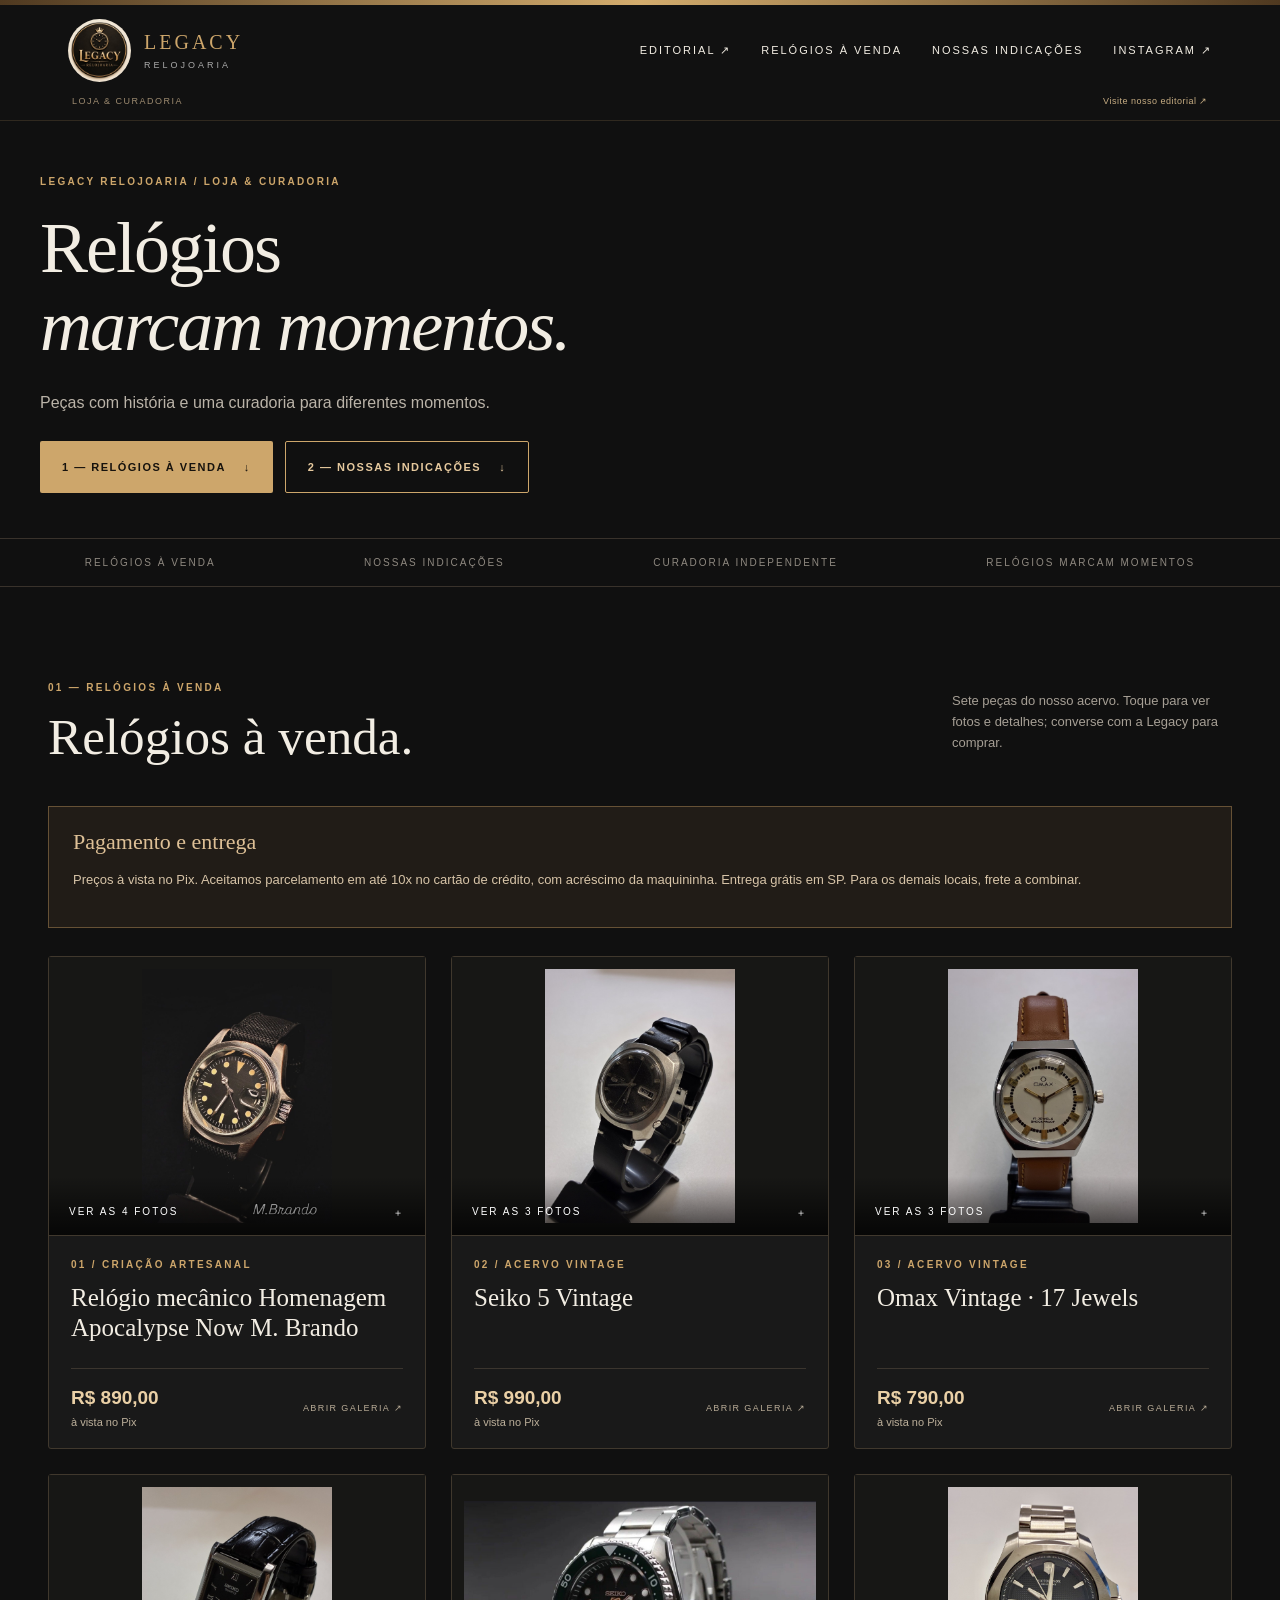
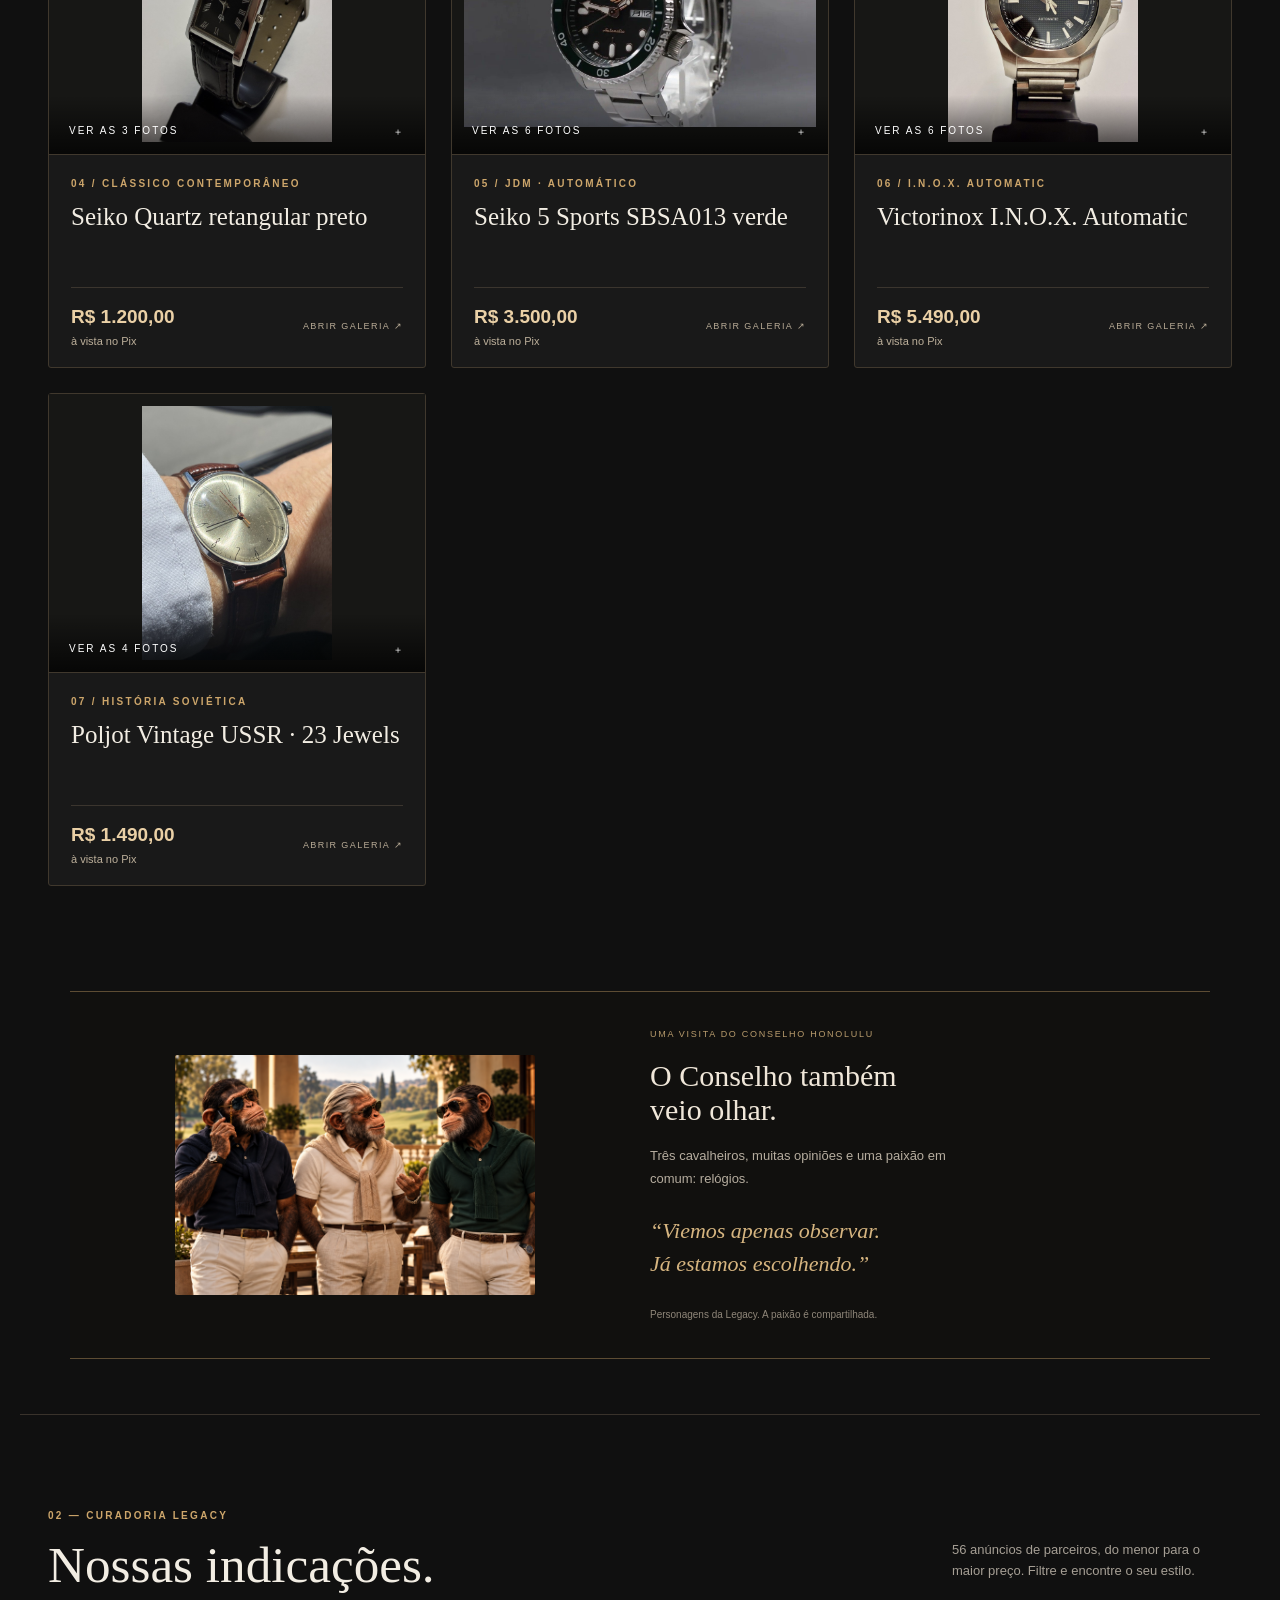
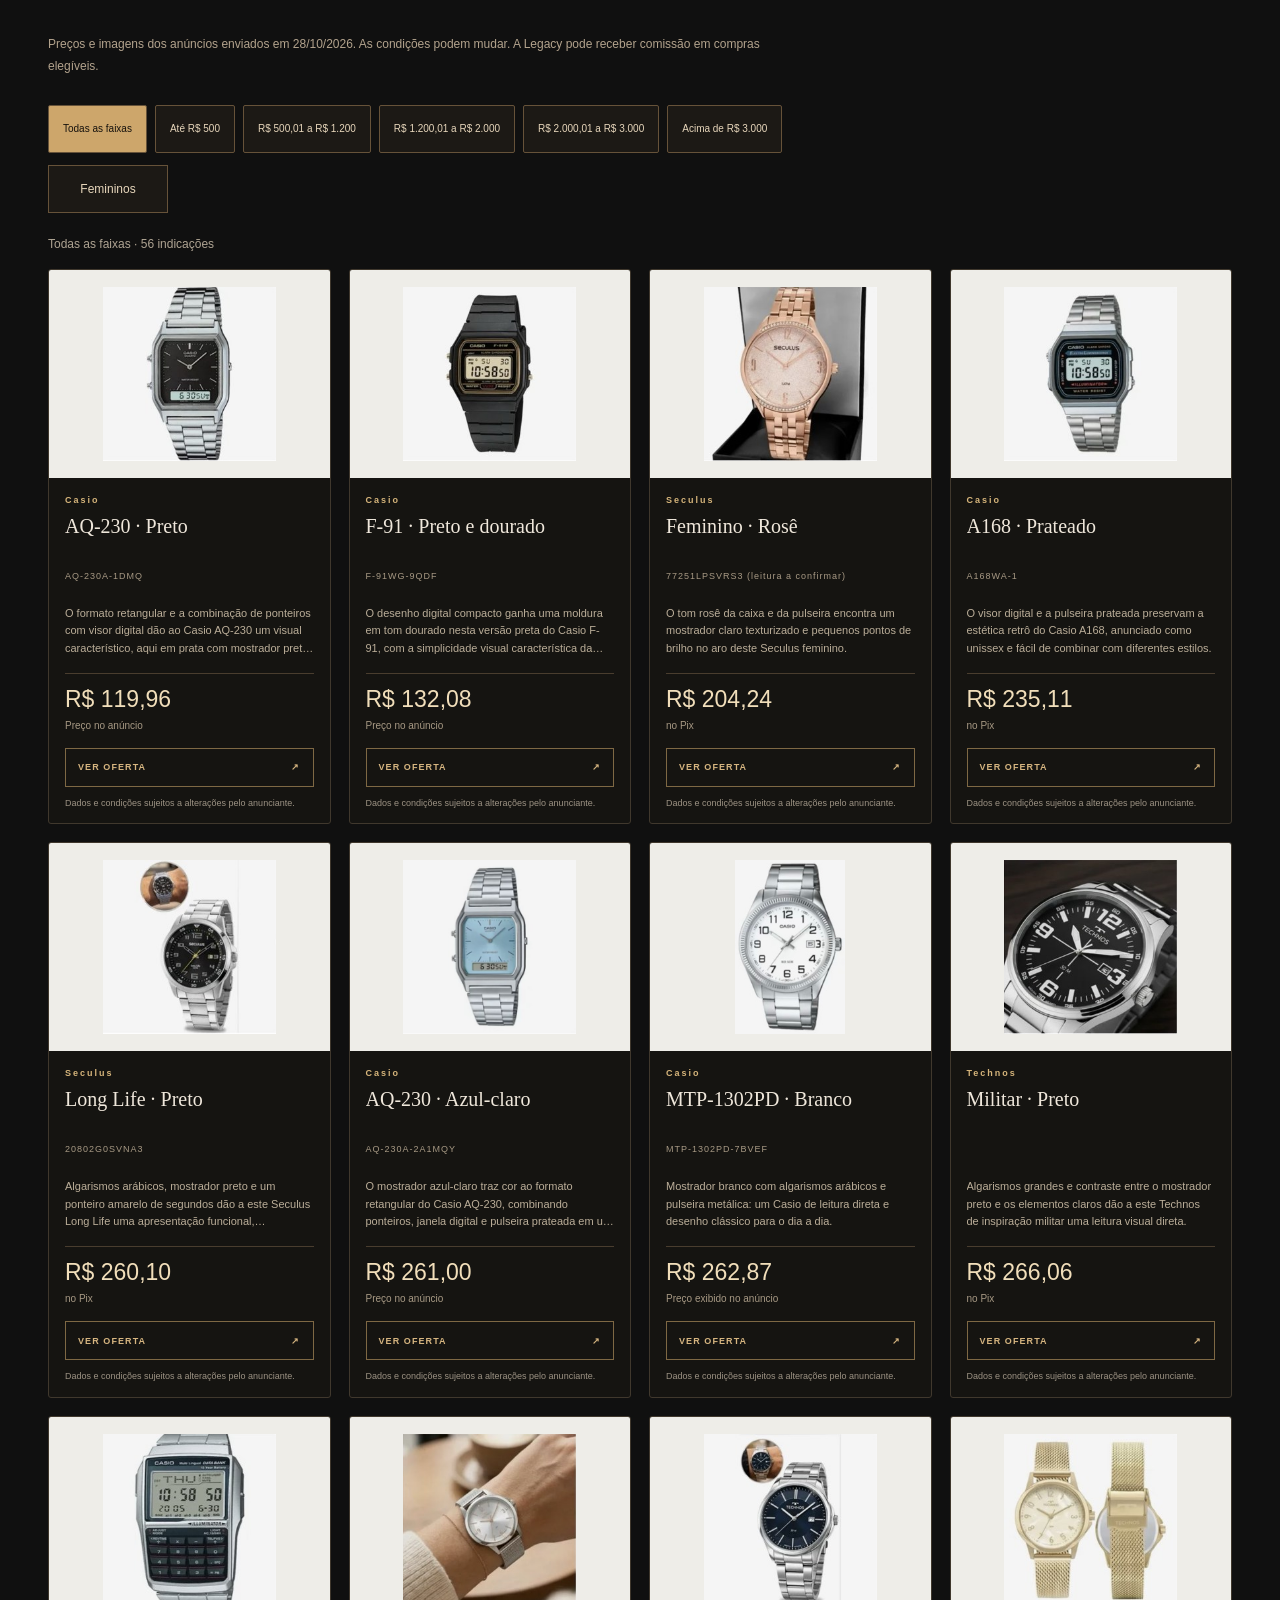
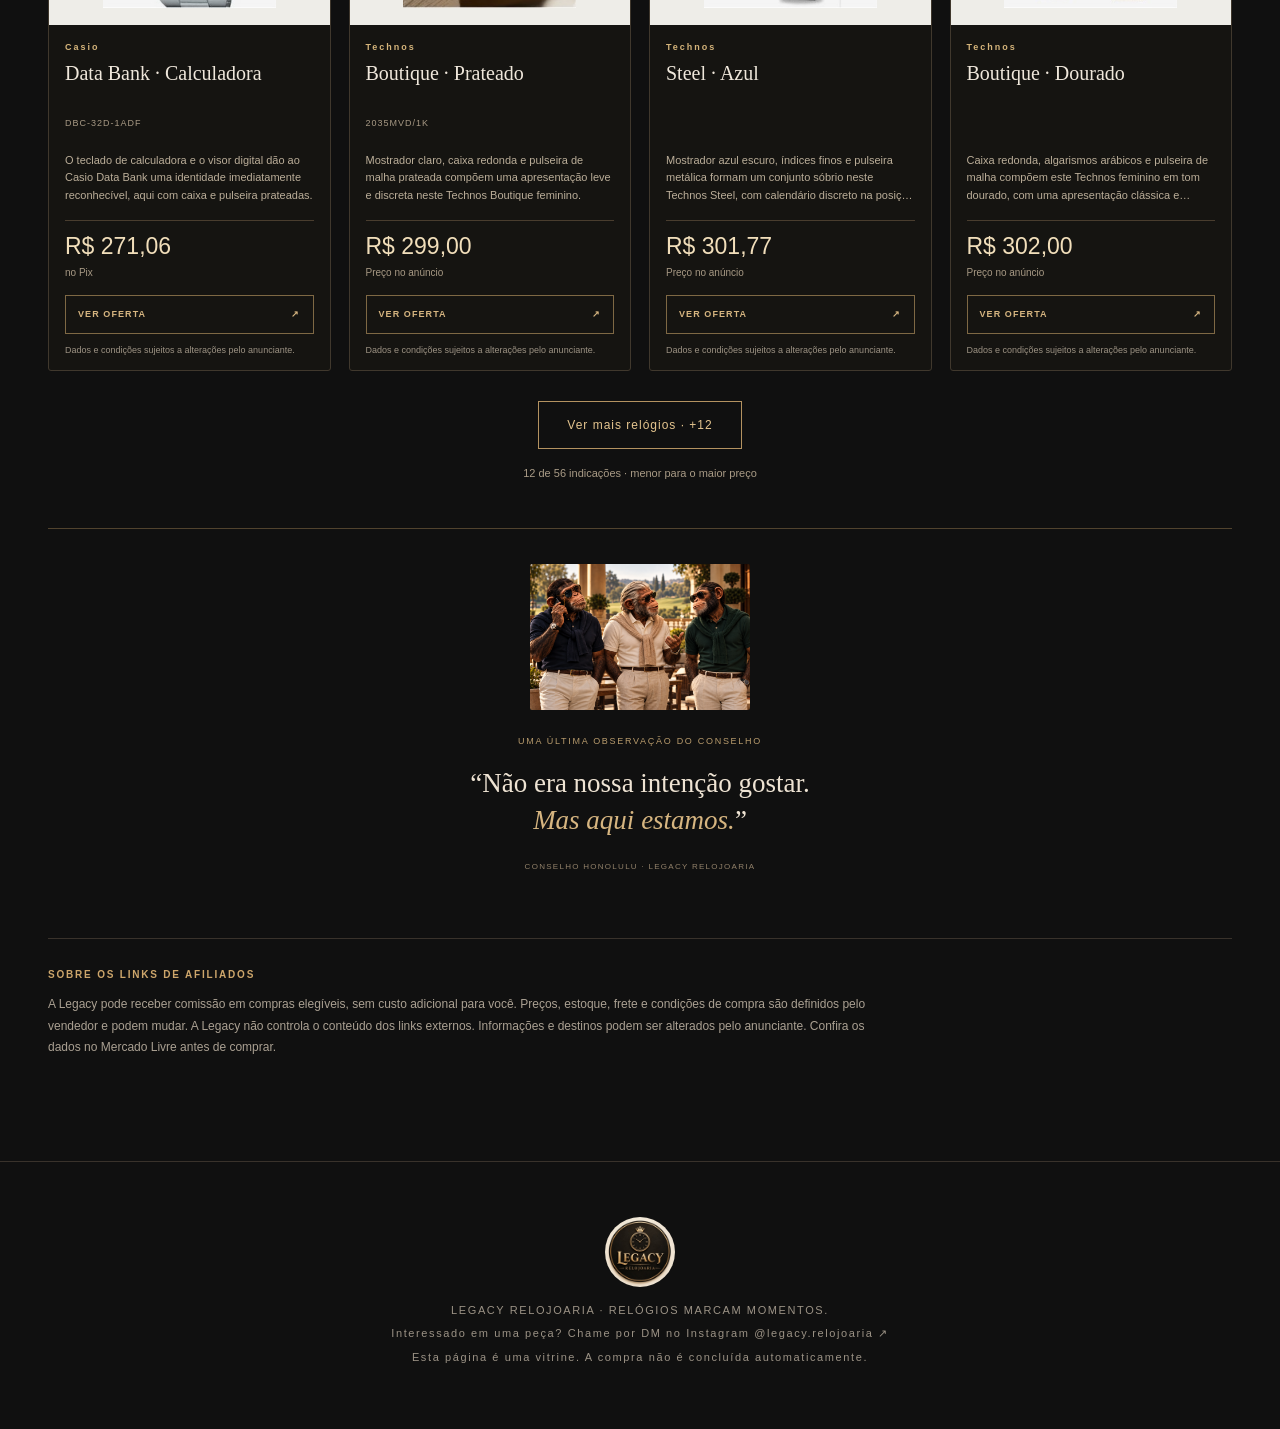
<file: loja/index.html>
<!doctype html><html lang="pt-BR"><head><meta charset="utf-8"><meta name="viewport" content="width=device-width, initial-scale=1"><meta name="theme-color" content="#101010"><meta name="description" content="Sete peças da coleção Legacy e 56 indicações para descobrir seu próximo relógio."><title>Loja & Curadoria | Legacy Relojoaria</title><link rel="stylesheet" href="styles.css"><link rel="icon" href="assets/logo-original.jpg"></head><body>
<header><div class="topline"></div><div class="nav"><a class="brand" href="#inicio"><img src="assets/logo-original.jpg" alt="Logotipo oficial Legacy Relojoaria"><span class="brand-copy">LEGACY<small>RELOJOARIA</small></span></a><div class="navlinks"><a href="https://legacyrelojoaria.com.br/" target="_blank" rel="noopener">EDITORIAL ↗</a><a href="#colecao">RELÓGIOS À VENDA</a><a href="#curadoria">NOSSAS INDICAÇÕES</a><a href="https://www.instagram.com/legacy.relojoaria/" target="_blank" rel="noopener">INSTAGRAM ↗</a></div></div><div class="editorial-bridge"><span>LOJA & CURADORIA</span><a href="https://legacyrelojoaria.com.br/" target="_blank" rel="noopener">Visite nosso editorial ↗</a></div></header>
<main id="inicio"><section class="hero"><div><div class="overline">LEGACY RELOJOARIA / LOJA & CURADORIA</div><h1>Relógios<br><em>marcam momentos.</em></h1><p>Peças com história e uma curadoria para diferentes momentos.</p><div class="hero-actions"><a class="gold-btn" href="#colecao">1 — RELÓGIOS À VENDA <span>↓</span></a><a class="gold-btn gold-btn-outline" href="#curadoria">2 — NOSSAS INDICAÇÕES <span>↓</span></a></div></div></section>
<div class="ribbon"><span>RELÓGIOS À VENDA</span><span>NOSSAS INDICAÇÕES</span><span>CURADORIA INDEPENDENTE</span><span>RELÓGIOS MARCAM MOMENTOS</span></div>
<section class="section" id="colecao"><div class="sec-title"><div><span class="overline">01 — RELÓGIOS À VENDA</span><h2>Relógios à venda.</h2></div><p>Sete peças do nosso acervo. Toque para ver fotos e detalhes; converse com a Legacy para comprar.</p></div><div class="purchase-notice"><strong>Pagamento e entrega</strong><p>Preços à vista no Pix. Aceitamos parcelamento em até 10x no cartão de crédito, com acréscimo da maquininha. Entrega grátis em SP. Para os demais locais, frete a combinar.</p></div><div class="grid" id="ownedGrid"><details class="watch-card native-watch" data-id="brando"><summary aria-label="Ver fotos de Relógio mecânico Homenagem Apocalypse Now M. Brando"><div class="watch-image"><img src="assets/brando-1.jpg" alt="Relógio mecânico Homenagem Apocalypse Now M. Brando" loading="eager"><span class="view-label">VER AS 4 FOTOS <span>＋</span></span></div><div class="watch-info"><div class="eyebrow">01 / CRIAÇÃO ARTESANAL</div><h3>Relógio mecânico Homenagem Apocalypse Now M. Brando</h3><div class="card-bottom"><strong>R$ 890,00<small class="pix-label">à vista no Pix</small></strong><span>ABRIR GALERIA ↗</span></div></div></summary><div class="native-detail"><p class="gallery-hint">4 fotos da peça. Deslize para ver todas.</p><div class="static-gallery"><figure><img src="assets/brando-1.jpg" alt="Foto 1 de Relógio mecânico Homenagem Apocalypse Now M. Brando" loading="eager"><figcaption>1 / 4</figcaption></figure><figure><img src="assets/brando-2.jpg" alt="Foto 2 de Relógio mecânico Homenagem Apocalypse Now M. Brando" loading="eager"><figcaption>2 / 4</figcaption></figure><figure><img src="assets/brando-3.jpg" alt="Foto 3 de Relógio mecânico Homenagem Apocalypse Now M. Brando" loading="eager"><figcaption>3 / 4</figcaption></figure><figure><img src="assets/brando-4.jpg" alt="Foto 4 de Relógio mecânico Homenagem Apocalypse Now M. Brando" loading="eager"><figcaption>4 / 4</figcaption></figure></div><h4>Uma breve história</h4><p>Estilo clássico e robusto, perfeito para quem busca uma peça que foi montada individualmente de forma artesanal.</p><p>Modelo raro, em ótimo estado, funcionando perfeitamente e revisado em 2026, conforme informação do proprietário.</p><ul><li>Relógio mecânico montado individualmente de forma artesanal</li><li>Diâmetro: 40 mm</li><li>Espessura: 14 mm</li><li>Peso: 110 g</li><li>Cristal mineral</li><li>Pulseira de borracha</li><li>Máquina chinesa DD119</li><li>Reserva de marcha: 36 horas</li><li>Estojo personalizado incluído</li><li>Especificações informadas pelo proprietário</li><li>Ótimo estado e funcionamento perfeito, informados pelo proprietário</li><li>Revisão realizada em 2026, informada pelo proprietário</li></ul><div class="purchase-terms"><h4>Pagamento e entrega</h4><p>Preços à vista no Pix. Aceitamos parcelamento em até 10x no cartão de crédito, com acréscimo da maquininha. Entrega grátis em SP. Para os demais locais, frete a combinar.</p></div><a class="ig" href="https://www.instagram.com/legacy.relojoaria/" target="_blank" rel="noopener">INTERESSADO? CHAME POR DM NO INSTAGRAM ↗</a></div></details><details class="watch-card native-watch" data-id="seiko-vintage"><summary aria-label="Ver fotos de Seiko 5 Vintage"><div class="watch-image"><img src="assets/seiko-vintage-1.jpg" alt="Seiko 5 Vintage" loading="eager"><span class="view-label">VER AS 3 FOTOS <span>＋</span></span></div><div class="watch-info"><div class="eyebrow">02 / ACERVO VINTAGE</div><h3>Seiko 5 Vintage</h3><div class="card-bottom"><strong>R$ 990,00<small class="pix-label">à vista no Pix</small></strong><span>ABRIR GALERIA ↗</span></div></div></summary><div class="native-detail"><p class="gallery-hint">3 fotos da peça. Deslize para ver todas.</p><div class="static-gallery"><figure><img src="assets/seiko-vintage-1.jpg" alt="Foto 1 de Seiko 5 Vintage" loading="eager"><figcaption>1 / 3</figcaption></figure><figure><img src="assets/seiko-vintage-2.jpg" alt="Foto 2 de Seiko 5 Vintage" loading="eager"><figcaption>2 / 3</figcaption></figure><figure><img src="assets/seiko-vintage-3.jpg" alt="Foto 3 de Seiko 5 Vintage" loading="eager"><figcaption>3 / 3</figcaption></figure></div><h4>Uma breve história</h4><p>Modelo raro, em ótimo estado e funcionando perfeitamente. Revisado em 2026, conforme informação do proprietário.

A família Seiko 5 nasceu em 1963 com a proposta de oferecer relógios automáticos para o dia a dia. Este exemplar, com dia e data e caixa de linhas marcantes, expressa o lado mais despretensioso da relojoaria japonesa: funcionalidade e personalidade num só objeto. Referência e ano desta unidade ainda precisam de confirmação.</p><p>Modelo raro, em ótimo estado, funcionando perfeitamente e revisado em 2026, conforme informação do proprietário.</p><ul><li>Calendário de dia e data visível no mostrador</li><li>Referência, calibre e ano desta unidade: a confirmar</li><li>Ótimo estado e funcionamento perfeito, informados pelo proprietário</li><li>Revisão realizada em 2026, informada pelo proprietário</li></ul><div class="purchase-terms"><h4>Pagamento e entrega</h4><p>Preços à vista no Pix. Aceitamos parcelamento em até 10x no cartão de crédito, com acréscimo da maquininha. Entrega grátis em SP. Para os demais locais, frete a combinar.</p></div><a class="ig" href="https://www.instagram.com/legacy.relojoaria/" target="_blank" rel="noopener">INTERESSADO? CHAME POR DM NO INSTAGRAM ↗</a></div></details><details class="watch-card native-watch" data-id="omax"><summary aria-label="Ver fotos de Omax Vintage · 17 Jewels"><div class="watch-image"><img src="assets/omax-1.jpg" alt="Omax Vintage · 17 Jewels" loading="eager"><span class="view-label">VER AS 3 FOTOS <span>＋</span></span></div><div class="watch-info"><div class="eyebrow">03 / ACERVO VINTAGE</div><h3>Omax Vintage · 17 Jewels</h3><div class="card-bottom"><strong>R$ 790,00<small class="pix-label">à vista no Pix</small></strong><span>ABRIR GALERIA ↗</span></div></div></summary><div class="native-detail"><p class="gallery-hint">3 fotos da peça. Deslize para ver todas.</p><div class="static-gallery"><figure><img src="assets/omax-1.jpg" alt="Foto 1 de Omax Vintage · 17 Jewels" loading="eager"><figcaption>1 / 3</figcaption></figure><figure><img src="assets/omax-2.jpg" alt="Foto 2 de Omax Vintage · 17 Jewels" loading="eager"><figcaption>2 / 3</figcaption></figure><figure><img src="assets/omax-3.jpg" alt="Foto 3 de Omax Vintage · 17 Jewels" loading="eager"><figcaption>3 / 3</figcaption></figure></div><h4>Uma breve história</h4><p>Modelo raro, em ótimo estado e funcionando perfeitamente. Revisado em 2026, conforme informação do proprietário.

Omax é um nome que aparece em muitos relógios mecânicos clássicos, especialmente entre colecionadores de peças de época. Nesta unidade, o mostrador claro, os índices dourados e a caixa de desenho geométrico fazem o trabalho visual. A inscrição de 17 rubis remete ao tradicional uso de pedras sintéticas para reduzir atrito no movimento.</p><p>Modelo raro, em ótimo estado, funcionando perfeitamente e revisado em 2026, conforme informação do proprietário.</p><ul><li>Inscrição “17 Jewels” no mostrador</li><li>Mostrador claro e caixa de desenho geométrico</li><li>Calibre, referência e datação: a confirmar</li><li>Ótimo estado e funcionamento perfeito, informados pelo proprietário</li><li>Revisão realizada em 2026, informada pelo proprietário</li></ul><div class="purchase-terms"><h4>Pagamento e entrega</h4><p>Preços à vista no Pix. Aceitamos parcelamento em até 10x no cartão de crédito, com acréscimo da maquininha. Entrega grátis em SP. Para os demais locais, frete a combinar.</p></div><a class="ig" href="https://www.instagram.com/legacy.relojoaria/" target="_blank" rel="noopener">INTERESSADO? CHAME POR DM NO INSTAGRAM ↗</a></div></details><details class="watch-card native-watch" data-id="seiko-retangular"><summary aria-label="Ver fotos de Seiko Quartz retangular preto"><div class="watch-image"><img src="assets/seiko-retangular-1.jpg" alt="Seiko Quartz retangular preto" loading="eager"><span class="view-label">VER AS 3 FOTOS <span>＋</span></span></div><div class="watch-info"><div class="eyebrow">04 / CLÁSSICO CONTEMPORÂNEO</div><h3>Seiko Quartz retangular preto</h3><div class="card-bottom"><strong>R$ 1.200,00<small class="pix-label">à vista no Pix</small></strong><span>ABRIR GALERIA ↗</span></div></div></summary><div class="native-detail"><p class="gallery-hint">3 fotos da peça. Deslize para ver todas.</p><div class="static-gallery"><figure><img src="assets/seiko-retangular-1.jpg" alt="Foto 1 de Seiko Quartz retangular preto" loading="eager"><figcaption>1 / 3</figcaption></figure><figure><img src="assets/seiko-retangular-2.jpg" alt="Foto 2 de Seiko Quartz retangular preto" loading="eager"><figcaption>2 / 3</figcaption></figure><figure><img src="assets/seiko-retangular-3.jpg" alt="Foto 3 de Seiko Quartz retangular preto" loading="eager"><figcaption>3 / 3</figcaption></figure></div><h4>Uma breve história</h4><p>Modelo raro, em ótimo estado e funcionando perfeitamente. Revisado em 2026, conforme informação do proprietário.

Os relógios retangulares atravessaram décadas sem perder relevância. Nesta interpretação da Seiko, o mostrador preto, os algarismos romanos e a caixa alongada conversam com a tradição dos relógios de vestir. O movimento a quartzo privilegia a praticidade, sem abrir mão da estética clássica.</p><p>Modelo raro, em ótimo estado, funcionando perfeitamente e revisado em 2026, conforme informação do proprietário.</p><ul><li>Identificado como quartzo pelo proprietário</li><li>Mostrador preto com algarismos romanos</li><li>Referência, calibre, dimensões e materiais: a confirmar</li><li>Ótimo estado e funcionamento perfeito, informados pelo proprietário</li><li>Revisão realizada em 2026, informada pelo proprietário</li></ul><div class="purchase-terms"><h4>Pagamento e entrega</h4><p>Preços à vista no Pix. Aceitamos parcelamento em até 10x no cartão de crédito, com acréscimo da maquininha. Entrega grátis em SP. Para os demais locais, frete a combinar.</p></div><a class="ig" href="https://www.instagram.com/legacy.relojoaria/" target="_blank" rel="noopener">INTERESSADO? CHAME POR DM NO INSTAGRAM ↗</a></div></details><details class="watch-card native-watch" data-id="seiko-verde"><summary aria-label="Ver fotos de Seiko 5 Sports SBSA013 verde"><div class="watch-image"><img src="assets/seiko-verde-1.jpg" alt="Seiko 5 Sports SBSA013 verde" loading="eager"><span class="view-label">VER AS 6 FOTOS <span>＋</span></span></div><div class="watch-info"><div class="eyebrow">05 / JDM · AUTOMÁTICO</div><h3>Seiko 5 Sports SBSA013 verde</h3><div class="card-bottom"><strong>R$ 3.500,00<small class="pix-label">à vista no Pix</small></strong><span>ABRIR GALERIA ↗</span></div></div></summary><div class="native-detail"><p class="gallery-hint">6 fotos da peça. Deslize para ver todas.</p><div class="static-gallery"><figure><img src="assets/seiko-verde-1.jpg" alt="Foto 1 de Seiko 5 Sports SBSA013 verde" loading="eager"><figcaption>1 / 6</figcaption></figure><figure><img src="assets/seiko-verde-2.jpg" alt="Foto 2 de Seiko 5 Sports SBSA013 verde" loading="eager"><figcaption>2 / 6</figcaption></figure><figure><img src="assets/revisao-bf6c47a1885f.jpg" alt="Foto 3 de Seiko 5 Sports SBSA013 verde" loading="eager"><figcaption>3 / 6</figcaption></figure><figure><img src="assets/revisao-39cda417f2eb.jpg" alt="Foto 4 de Seiko 5 Sports SBSA013 verde" loading="eager"><figcaption>4 / 6</figcaption></figure><figure><img src="assets/revisao-93a29b37bffe.jpg" alt="Foto 5 de Seiko 5 Sports SBSA013 verde" loading="eager"><figcaption>5 / 6</figcaption></figure><figure><img src="assets/revisao-d2d3a16f2ce6.jpg" alt="Foto 6 de Seiko 5 Sports SBSA013 verde" loading="eager"><figcaption>6 / 6</figcaption></figure></div><h4>Uma breve história</h4><p>Modelo impecável, JDM full set, com caixas, manuais, elos e cartão de compra japonês. Versão destinada ao mercado japonês, considerada rara no Brasil pelo proprietário.

A família Seiko 5 começou em 1963; a linha Sports veio em 1968 e ganhou uma nova geração em 2019. O SBSA013 faz parte dessa continuidade japonesa. O verde do mostrador e do aro dá presença ao desenho esportivo, enquanto o calibre 4R36 mantém o interesse mecânico.</p><p>Estado impecável e conjunto full set, conforme informação do proprietário.</p><ul><li>Referência SBSA013 informada pelo proprietário</li><li>Full set informado pelo proprietário: caixas, manuais, elos e cartão de compra japonês</li><li>Especificação do modelo: calibre automático 4R36, com corda manual e parada de segundos</li><li>Especificação do modelo: calendário de dia e data, 24 rubis e reserva aproximada de 41 horas</li><li>Especificação do modelo: caixa de aço, 42,5 mm de largura e vidro Hardlex</li><li>Especificações de catálogo não equivalem a ensaio desta unidade</li></ul><div class="purchase-terms"><h4>Pagamento e entrega</h4><p>Preços à vista no Pix. Aceitamos parcelamento em até 10x no cartão de crédito, com acréscimo da maquininha. Entrega grátis em SP. Para os demais locais, frete a combinar.</p></div><a class="ig" href="https://www.instagram.com/legacy.relojoaria/" target="_blank" rel="noopener">INTERESSADO? CHAME POR DM NO INSTAGRAM ↗</a></div></details><details class="watch-card native-watch" data-id="victorinox"><summary aria-label="Ver fotos de Victorinox I.N.O.X. Automatic"><div class="watch-image"><img src="assets/victorinox-1.jpg" alt="Victorinox I.N.O.X. Automatic" loading="eager"><span class="view-label">VER AS 6 FOTOS <span>＋</span></span></div><div class="watch-info"><div class="eyebrow">06 / I.N.O.X. AUTOMATIC</div><h3>Victorinox I.N.O.X. Automatic</h3><div class="card-bottom"><strong>R$ 5.490,00<small class="pix-label">à vista no Pix</small></strong><span>ABRIR GALERIA ↗</span></div></div></summary><div class="native-detail"><p class="gallery-hint">6 fotos da peça. Deslize para ver todas.</p><div class="static-gallery"><figure><img src="assets/victorinox-1.jpg" alt="Foto 1 de Victorinox I.N.O.X. Automatic" loading="eager"><figcaption>1 / 6</figcaption></figure><figure><img src="assets/victorinox-2.jpg" alt="Foto 2 de Victorinox I.N.O.X. Automatic" loading="eager"><figcaption>2 / 6</figcaption></figure><figure><img src="assets/victorinox-3.jpg" alt="Foto 3 de Victorinox I.N.O.X. Automatic" loading="eager"><figcaption>3 / 6</figcaption></figure><figure><img src="assets/victorinox-4.jpg" alt="Foto 4 de Victorinox I.N.O.X. Automatic" loading="eager"><figcaption>4 / 6</figcaption></figure><figure><img src="assets/victorinox-5.jpg" alt="Foto 5 de Victorinox I.N.O.X. Automatic" loading="eager"><figcaption>5 / 6</figcaption></figure><figure><img src="assets/victorinox-6.jpg" alt="Foto 6 de Victorinox I.N.O.X. Automatic" loading="eager"><figcaption>6 / 6</figcaption></figure></div><h4>Uma breve história</h4><p>Relógio usado apenas duas vezes, impecável e em estado de novo, conforme informação do proprietário. Não acompanha caixa nem manual. Possui comprovante de compra recuperado na Vivara. O proprietário informa ótima procedência e relata que a caixa foi perdida durante uma mudança de casa.

Na linha I.N.O.X. Automatic, a caixa de presença marcante, o mostrador escuro e o bracelete metálico formam um conjunto sóbrio. O fundo transparente permite observar o mecanismo. A referência exata desta unidade ainda precisa ser confirmada.</p><p>Usado duas vezes. Impecável, em estado de novo, conforme informação do proprietário.</p><ul><li>Modelo I.N.O.X. Automatic informado pelo proprietário</li><li>Usado apenas duas vezes, segundo o proprietário</li><li>Não acompanha caixa nem manual</li><li>Comprovante de compra recuperado na Vivara, informado pelo proprietário</li><li>Caixa perdida durante mudança de casa, segundo o proprietário</li><li>Bracelete metálico e fundo transparente visíveis nas fotos</li><li>Referência, calibre e medidas desta unidade: a confirmar</li></ul><div class="purchase-terms"><h4>Pagamento e entrega</h4><p>Preços à vista no Pix. Aceitamos parcelamento em até 10x no cartão de crédito, com acréscimo da maquininha. Entrega grátis em SP. Para os demais locais, frete a combinar.</p></div><a class="ig" href="https://www.instagram.com/legacy.relojoaria/" target="_blank" rel="noopener">INTERESSADO? CHAME POR DM NO INSTAGRAM ↗</a></div></details><details class="watch-card native-watch" data-id="poljot"><summary aria-label="Ver fotos de Poljot Vintage USSR · 23 Jewels"><div class="watch-image"><img src="assets/poljot-1.jpg" alt="Poljot Vintage USSR · 23 Jewels" loading="eager"><span class="view-label">VER AS 4 FOTOS <span>＋</span></span></div><div class="watch-info"><div class="eyebrow">07 / HISTÓRIA SOVIÉTICA</div><h3>Poljot Vintage USSR · 23 Jewels</h3><div class="card-bottom"><strong>R$ 1.490,00<small class="pix-label">à vista no Pix</small></strong><span>ABRIR GALERIA ↗</span></div></div></summary><div class="native-detail"><p class="gallery-hint">4 fotos da peça. Deslize para ver todas.</p><div class="static-gallery"><figure><img src="assets/poljot-1.jpg" alt="Foto 1 de Poljot Vintage USSR · 23 Jewels" loading="eager"><figcaption>1 / 4</figcaption></figure><figure><img src="assets/poljot-2.jpg" alt="Foto 2 de Poljot Vintage USSR · 23 Jewels" loading="eager"><figcaption>2 / 4</figcaption></figure><figure><img src="assets/poljot-3.jpg" alt="Foto 3 de Poljot Vintage USSR · 23 Jewels" loading="eager"><figcaption>3 / 4</figcaption></figure><figure><img src="assets/poljot-4.jpg" alt="Foto 4 de Poljot Vintage USSR · 23 Jewels" loading="eager"><figcaption>4 / 4</figcaption></figure></div><h4>Uma breve história</h4><p>Modelo raro, em ótimo estado e funcionando perfeitamente. Revisado em 2026, conforme informação do proprietário.

Nesta peça, o mostrador radial, os algarismos expressivos e a inscrição “Made in USSR” guardam a linguagem da relojoaria soviética. O interesse está no desenho e na memória de uma época. A inscrição de 23 rubis pode ser lida no mostrador; o calibre e o ano específicos desta unidade ainda precisam de confirmação.</p><p>Modelo raro, em ótimo estado, funcionando perfeitamente e revisado em 2026, conforme informação do proprietário.</p><ul><li>Inscrições “23 Jewels” e “Made in USSR” no mostrador</li><li>Pulseira em tom marrom nas fotografias</li><li>Calibre, referência e datação: a confirmar</li><li>Ótimo estado e funcionamento perfeito, informados pelo proprietário</li><li>Revisão realizada em 2026, informada pelo proprietário</li></ul><div class="purchase-terms"><h4>Pagamento e entrega</h4><p>Preços à vista no Pix. Aceitamos parcelamento em até 10x no cartão de crédito, com acréscimo da maquininha. Entrega grátis em SP. Para os demais locais, frete a combinar.</p></div><a class="ig" href="https://www.instagram.com/legacy.relojoaria/" target="_blank" rel="noopener">INTERESSADO? CHAME POR DM NO INSTAGRAM ↗</a></div></details></div></section>
<section class="honolulu-visit" aria-label="Uma visita do Conselho Honolulu"><div class="honolulu-art"><img src="assets/revisao-b77e1a43beef.png" alt="Ilustração dos personagens do Conselho Honolulu" loading="lazy"></div><div class="honolulu-copy"><span class="honolulu-label">UMA VISITA DO CONSELHO HONOLULU</span><h2>O Conselho também<br>veio olhar.</h2><p>Três cavalheiros, muitas opiniões e uma paixão em comum: relógios.</p><blockquote>“Viemos apenas observar.<br>Já estamos escolhendo.”</blockquote><small>Personagens da Legacy. A paixão é compartilhada.</small></div></section>
<section class="section picks-section" id="curadoria" aria-labelledby="picksTitle">
<div class="sec-title"><div><span class="overline">02 — CURADORIA LEGACY</span><h2 id="picksTitle">Nossas indicações.</h2></div><p>56 anúncios de parceiros, do menor para o maior preço. Filtre e encontre o seu estilo.</p></div>

<p class="curation-note">Preços e imagens dos anúncios enviados em 28/10/2026. As condições podem mudar. A Legacy pode receber comissão em compras elegíveis.</p><div class="price-filters" role="group" aria-label="Filtrar indicações por preço">
<button type="button" data-price="all" aria-pressed="true">Todas as faixas</button>
<button type="button" data-price="500" aria-pressed="false">Até R$ 500</button>
<button type="button" data-price="1200" aria-pressed="false">R$ 500,01 a R$ 1.200</button>
<button type="button" data-price="2000" aria-pressed="false">R$ 1.200,01 a R$ 2.000</button>
<button type="button" data-price="3000" aria-pressed="false">R$ 2.000,01 a R$ 3.000</button>
<button type="button" data-price="above" aria-pressed="false">Acima de R$ 3.000</button>
</div><button type="button" id="womenFilter" class="women-filter" aria-pressed="false">Femininos</button>
<p id="filterSummary" class="filter-summary" role="status" aria-live="polite">Todas as faixas · 10 indicações</p>
<div class="grid affiliate-catalog" id="affiliateGrid"><article class="watch-card affiliate-native" data-id="indicacao-26" data-amount="119.96" data-feminine="true"><a class="affiliate-card-link" href="https://meli.la/2LpQasv" target="_blank" rel="sponsored noopener noreferrer" aria-label="Ver Casio AQ-230 · Preto no Mercado Livre"><div class="affiliate-visual"><img src="assets/indicacoes/indicacao-26.jpg" alt="Casio AQ-230 · Preto" loading="lazy" decoding="async"></div><div class="affiliate-info"><span class="affiliate-brand">Casio</span><h3>AQ-230 · Preto</h3><p class="affiliate-ref">AQ-230A-1DMQ</p><p class="affiliate-description">O formato retangular e a combinação de ponteiros com visor digital dão ao Casio AQ-230 um visual característico, aqui em prata com mostrador preto e anunciado como unissex.</p><div class="affiliate-price">R$ 119,96<span>Preço no anúncio</span></div></div><div class="affiliate-buy">VER OFERTA <span>↗</span></div></a><p class="external-note">Dados e condições sujeitos a alterações pelo anunciante.</p></article><article class="watch-card affiliate-native" data-id="indicacao-27" data-amount="132.08" data-feminine="false"><a class="affiliate-card-link" href="https://meli.la/1Vu2W5q" target="_blank" rel="sponsored noopener noreferrer" aria-label="Ver Casio F-91 · Preto e dourado no Mercado Livre"><div class="affiliate-visual"><img src="assets/indicacoes/indicacao-27.jpg" alt="Casio F-91 · Preto e dourado" loading="lazy" decoding="async"></div><div class="affiliate-info"><span class="affiliate-brand">Casio</span><h3>F-91 · Preto e dourado</h3><p class="affiliate-ref">F-91WG-9QDF</p><p class="affiliate-description">O desenho digital compacto ganha uma moldura em tom dourado nesta versão preta do Casio F-91, com a simplicidade visual característica da linha.</p><div class="affiliate-price">R$ 132,08<span>Preço no anúncio</span></div></div><div class="affiliate-buy">VER OFERTA <span>↗</span></div></a><p class="external-note">Dados e condições sujeitos a alterações pelo anunciante.</p></article><article class="watch-card affiliate-native" data-id="indicacao-47" data-amount="204.24" data-feminine="true"><a class="affiliate-card-link" href="https://meli.la/1dm4mHw" target="_blank" rel="sponsored noopener noreferrer" aria-label="Ver Seculus Feminino · Rosê no Mercado Livre"><div class="affiliate-visual"><img src="assets/indicacoes/indicacao-47.jpg" alt="Seculus Feminino · Rosê" loading="lazy" decoding="async"></div><div class="affiliate-info"><span class="affiliate-brand">Seculus</span><h3>Feminino · Rosê</h3><p class="affiliate-ref">77251LPSVRS3 (leitura a confirmar)</p><p class="affiliate-description">O tom rosê da caixa e da pulseira encontra um mostrador claro texturizado e pequenos pontos de brilho no aro deste Seculus feminino.</p><div class="affiliate-price">R$ 204,24<span>no Pix</span></div></div><div class="affiliate-buy">VER OFERTA <span>↗</span></div></a><p class="external-note">Dados e condições sujeitos a alterações pelo anunciante.</p></article><article class="watch-card affiliate-native" data-id="indicacao-28" data-amount="235.11" data-feminine="true"><a class="affiliate-card-link" href="https://meli.la/2N5Qrwc" target="_blank" rel="sponsored noopener noreferrer" aria-label="Ver Casio A168 · Prateado no Mercado Livre"><div class="affiliate-visual"><img src="assets/indicacoes/indicacao-28.jpg" alt="Casio A168 · Prateado" loading="lazy" decoding="async"></div><div class="affiliate-info"><span class="affiliate-brand">Casio</span><h3>A168 · Prateado</h3><p class="affiliate-ref">A168WA-1</p><p class="affiliate-description">O visor digital e a pulseira prateada preservam a estética retrô do Casio A168, anunciado como unissex e fácil de combinar com diferentes estilos.</p><div class="affiliate-price">R$ 235,11<span>no Pix</span></div></div><div class="affiliate-buy">VER OFERTA <span>↗</span></div></a><p class="external-note">Dados e condições sujeitos a alterações pelo anunciante.</p></article><article class="watch-card affiliate-native" data-id="indicacao-45" data-amount="260.1" data-feminine="false"><a class="affiliate-card-link" href="https://meli.la/31Pe6zY" target="_blank" rel="sponsored noopener noreferrer" aria-label="Ver Seculus Long Life · Preto no Mercado Livre"><div class="affiliate-visual"><img src="assets/indicacoes/indicacao-45.jpg" alt="Seculus Long Life · Preto" loading="lazy" decoding="async"></div><div class="affiliate-info"><span class="affiliate-brand">Seculus</span><h3>Long Life · Preto</h3><p class="affiliate-ref">20802G0SVNA3</p><p class="affiliate-description">Algarismos arábicos, mostrador preto e um ponteiro amarelo de segundos dão a este Seculus Long Life uma apresentação funcional, acompanhada por pulseira prateada.</p><div class="affiliate-price">R$ 260,10<span>no Pix</span></div></div><div class="affiliate-buy">VER OFERTA <span>↗</span></div></a><p class="external-note">Dados e condições sujeitos a alterações pelo anunciante.</p></article><article class="watch-card affiliate-native" data-id="indicacao-30" data-amount="261" data-feminine="none"><a class="affiliate-card-link" href="https://meli.la/1cvjtQV" target="_blank" rel="sponsored noopener noreferrer" aria-label="Ver Casio AQ-230 · Azul-claro no Mercado Livre"><div class="affiliate-visual"><img src="assets/indicacoes/indicacao-30.jpg" alt="Casio AQ-230 · Azul-claro" loading="lazy" decoding="async"></div><div class="affiliate-info"><span class="affiliate-brand">Casio</span><h3>AQ-230 · Azul-claro</h3><p class="affiliate-ref">AQ-230A-2A1MQY</p><p class="affiliate-description">O mostrador azul-claro traz cor ao formato retangular do Casio AQ-230, combinando ponteiros, janela digital e pulseira prateada em um desenho compacto.</p><div class="affiliate-price">R$ 261,00<span>Preço no anúncio</span></div></div><div class="affiliate-buy">VER OFERTA <span>↗</span></div></a><p class="external-note">Dados e condições sujeitos a alterações pelo anunciante.</p></article><article class="watch-card affiliate-native" data-id="indicacao-01" data-amount="262.87" data-feminine="false"><a class="affiliate-card-link" href="https://meli.la/2S8Be9D" target="_blank" rel="sponsored noopener noreferrer" aria-label="Ver Casio MTP-1302PD · Branco no Mercado Livre"><div class="affiliate-visual"><img src="assets/indicacoes/indicacao-01.png" alt="Casio MTP-1302PD · Branco" loading="lazy" decoding="async"></div><div class="affiliate-info"><span class="affiliate-brand">Casio</span><h3>MTP-1302PD · Branco</h3><p class="affiliate-ref">MTP-1302PD-7BVEF</p><p class="affiliate-description">Mostrador branco com algarismos arábicos e pulseira metálica: um Casio de leitura direta e desenho clássico para o dia a dia.</p><div class="affiliate-price">R$ 262,87<span>Preço exibido no anúncio</span></div></div><div class="affiliate-buy">VER OFERTA <span>↗</span></div></a><p class="external-note">Dados e condições sujeitos a alterações pelo anunciante.</p></article><article class="watch-card affiliate-native" data-id="indicacao-14" data-amount="266.06" data-feminine="false"><a class="affiliate-card-link" href="https://meli.la/1RzMRLa" target="_blank" rel="sponsored noopener noreferrer" aria-label="Ver Technos Militar · Preto no Mercado Livre"><div class="affiliate-visual"><img src="assets/indicacoes/indicacao-14.jpg" alt="Technos Militar · Preto" loading="lazy" decoding="async"></div><div class="affiliate-info"><span class="affiliate-brand">Technos</span><h3>Militar · Preto</h3><p class="affiliate-ref"></p><p class="affiliate-description">Algarismos grandes e contraste entre o mostrador preto e os elementos claros dão a este Technos de inspiração militar uma leitura visual direta.</p><div class="affiliate-price">R$ 266,06<span>no Pix</span></div></div><div class="affiliate-buy">VER OFERTA <span>↗</span></div></a><p class="external-note">Dados e condições sujeitos a alterações pelo anunciante.</p></article><article class="watch-card affiliate-native" data-id="indicacao-36" data-amount="271.06" data-feminine="false"><a class="affiliate-card-link" href="https://meli.la/23uYhfU" target="_blank" rel="sponsored noopener noreferrer" aria-label="Ver Casio Data Bank · Calculadora no Mercado Livre"><div class="affiliate-visual"><img src="assets/indicacoes/indicacao-36.jpg" alt="Casio Data Bank · Calculadora" loading="lazy" decoding="async"></div><div class="affiliate-info"><span class="affiliate-brand">Casio</span><h3>Data Bank · Calculadora</h3><p class="affiliate-ref">DBC-32D-1ADF</p><p class="affiliate-description">O teclado de calculadora e o visor digital dão ao Casio Data Bank uma identidade imediatamente reconhecível, aqui com caixa e pulseira prateadas.</p><div class="affiliate-price">R$ 271,06<span>no Pix</span></div></div><div class="affiliate-buy">VER OFERTA <span>↗</span></div></a><p class="external-note">Dados e condições sujeitos a alterações pelo anunciante.</p></article><article class="watch-card affiliate-native" data-id="indicacao-24" data-amount="299" data-feminine="true"><a class="affiliate-card-link" href="https://meli.la/1CejtPM" target="_blank" rel="sponsored noopener noreferrer" aria-label="Ver Technos Boutique · Prateado no Mercado Livre"><div class="affiliate-visual"><img src="assets/indicacoes/indicacao-24.jpg" alt="Technos Boutique · Prateado" loading="lazy" decoding="async"></div><div class="affiliate-info"><span class="affiliate-brand">Technos</span><h3>Boutique · Prateado</h3><p class="affiliate-ref">2035MVD/1K</p><p class="affiliate-description">Mostrador claro, caixa redonda e pulseira de malha prateada compõem uma apresentação leve e discreta neste Technos Boutique feminino.</p><div class="affiliate-price">R$ 299,00<span>Preço no anúncio</span></div></div><div class="affiliate-buy">VER OFERTA <span>↗</span></div></a><p class="external-note">Dados e condições sujeitos a alterações pelo anunciante.</p></article><article class="watch-card affiliate-native" data-id="indicacao-16" data-amount="301.77" data-feminine="false"><a class="affiliate-card-link" href="https://meli.la/1mpmGhy" target="_blank" rel="sponsored noopener noreferrer" aria-label="Ver Technos Steel · Azul no Mercado Livre"><div class="affiliate-visual"><img src="assets/indicacoes/indicacao-16.jpg" alt="Technos Steel · Azul" loading="lazy" decoding="async"></div><div class="affiliate-info"><span class="affiliate-brand">Technos</span><h3>Steel · Azul</h3><p class="affiliate-ref"></p><p class="affiliate-description">Mostrador azul escuro, índices finos e pulseira metálica formam um conjunto sóbrio neste Technos Steel, com calendário discreto na posição das três horas.</p><div class="affiliate-price">R$ 301,77<span>Preço no anúncio</span></div></div><div class="affiliate-buy">VER OFERTA <span>↗</span></div></a><p class="external-note">Dados e condições sujeitos a alterações pelo anunciante.</p></article><article class="watch-card affiliate-native" data-id="indicacao-23" data-amount="302" data-feminine="true"><a class="affiliate-card-link" href="https://meli.la/2kQtqcf" target="_blank" rel="sponsored noopener noreferrer" aria-label="Ver Technos Boutique · Dourado no Mercado Livre"><div class="affiliate-visual"><img src="assets/indicacoes/indicacao-23.jpg" alt="Technos Boutique · Dourado" loading="lazy" decoding="async"></div><div class="affiliate-info"><span class="affiliate-brand">Technos</span><h3>Boutique · Dourado</h3><p class="affiliate-ref"></p><p class="affiliate-description">Caixa redonda, algarismos arábicos e pulseira de malha compõem este Technos feminino em tom dourado, com uma apresentação clássica e delicada.</p><div class="affiliate-price">R$ 302,00<span>Preço no anúncio</span></div></div><div class="affiliate-buy">VER OFERTA <span>↗</span></div></a><p class="external-note">Dados e condições sujeitos a alterações pelo anunciante.</p></article></div><details id="morePicks" class="more-native"><summary>Ver mais relógios <span>+44 indicações</span></summary><div class="grid affiliate-catalog"><article class="watch-card affiliate-native" data-id="indicacao-31" data-amount="330" data-feminine="none"><a class="affiliate-card-link" href="https://meli.la/1YrLLAC" target="_blank" rel="sponsored noopener noreferrer" aria-label="Ver Casio MTP-B145D · Rosa no Mercado Livre"><div class="affiliate-visual"><img src="assets/indicacoes/indicacao-31.jpg" alt="Casio MTP-B145D · Rosa" loading="lazy" decoding="async"></div><div class="affiliate-info"><span class="affiliate-brand">Casio</span><h3>MTP-B145D · Rosa</h3><p class="affiliate-ref">MTP-B145D-4AV</p><p class="affiliate-description">O mostrador rosa traz personalidade ao desenho sóbrio do Casio MTP-B145D, com índices finos, calendário e pulseira prateada.</p><div class="affiliate-price">R$ 330,00<span>Preço no anúncio</span></div></div><div class="affiliate-buy">VER OFERTA <span>↗</span></div></a><p class="external-note">Dados e condições sujeitos a alterações pelo anunciante.</p></article><article class="watch-card affiliate-native" data-id="indicacao-48" data-amount="345.02" data-feminine="false"><a class="affiliate-card-link" href="https://meli.la/2PFtYua" target="_blank" rel="sponsored noopener noreferrer" aria-label="Ver Seculus Casual · Azul-claro no Mercado Livre"><div class="affiliate-visual"><img src="assets/indicacoes/indicacao-48.jpg" alt="Seculus Casual · Azul-claro" loading="lazy" decoding="async"></div><div class="affiliate-info"><span class="affiliate-brand">Seculus</span><h3>Casual · Azul-claro</h3><p class="affiliate-ref"></p><p class="affiliate-description">O mostrador azul-claro e o aro canelado dão personalidade a este Seculus prateado, com índices em bastão, calendário e pulseira metálica.</p><div class="affiliate-price">R$ 345,02<span>Preço no anúncio</span></div></div><div class="affiliate-buy">VER OFERTA <span>↗</span></div></a><p class="external-note">Dados e condições sujeitos a alterações pelo anunciante.</p></article><article class="watch-card affiliate-native" data-id="indicacao-12" data-amount="347.26" data-feminine="false"><a class="affiliate-card-link" href="https://meli.la/272zBYq" target="_blank" rel="sponsored noopener noreferrer" aria-label="Ver Orient SolarTech · Preto no Mercado Livre"><div class="affiliate-visual"><img src="assets/indicacoes/indicacao-12.jpg" alt="Orient SolarTech · Preto" loading="lazy" decoding="async"></div><div class="affiliate-info"><span class="affiliate-brand">Orient</span><h3>SolarTech · Preto</h3><p class="affiliate-ref">MBSS1492 P2SX</p><p class="affiliate-description">Algarismos bem marcados, mostrador preto e pulseira metálica dão a este Orient SolarTech uma apresentação funcional e discreta para o dia a dia.</p><div class="affiliate-price">R$ 347,26<span>Preço no anúncio</span></div></div><div class="affiliate-buy">VER OFERTA <span>↗</span></div></a><p class="external-note">Dados e condições sujeitos a alterações pelo anunciante.</p></article><article class="watch-card affiliate-native" data-id="indicacao-33" data-amount="350" data-feminine="false"><a class="affiliate-card-link" href="https://meli.la/2EZwbcG" target="_blank" rel="sponsored noopener noreferrer" aria-label="Ver Casio MTP-E735D · Prateado no Mercado Livre"><div class="affiliate-visual"><img src="assets/indicacoes/indicacao-33.jpg" alt="Casio MTP-E735D · Prateado" loading="lazy" decoding="async"></div><div class="affiliate-info"><span class="affiliate-brand">Casio</span><h3>MTP-E735D · Prateado</h3><p class="affiliate-ref">MTP-E735D-7AV</p><p class="affiliate-description">Mostrador claro, índices finos e pulseira prateada compõem este Casio de desenho sóbrio, com calendário de dia e data para a rotina.</p><div class="affiliate-price">R$ 350,00<span>Preço no anúncio</span></div></div><div class="affiliate-buy">VER OFERTA <span>↗</span></div></a><p class="external-note">Dados e condições sujeitos a alterações pelo anunciante.</p></article><article class="watch-card affiliate-native" data-id="indicacao-25" data-amount="359" data-feminine="none"><a class="affiliate-card-link" href="https://meli.la/1BAJb2E" target="_blank" rel="sponsored noopener noreferrer" aria-label="Ver Casio World Map · Marrom no Mercado Livre"><div class="affiliate-visual"><img src="assets/indicacoes/indicacao-25.jpg" alt="Casio World Map · Marrom" loading="lazy" decoding="async"></div><div class="affiliate-info"><span class="affiliate-brand">Casio</span><h3>World Map · Marrom</h3><p class="affiliate-ref">AE-1200WHL-5AVDF (título truncado)</p><p class="affiliate-description">O mapa no mostrador e a disposição dos painéis digitais dão personalidade ao Casio AE-1200, aqui com caixa em tom bege e pulseira marrom.</p><div class="affiliate-price">R$ 359,00<span>Preço no anúncio</span></div></div><div class="affiliate-buy">VER OFERTA <span>↗</span></div></a><p class="external-note">Dados e condições sujeitos a alterações pelo anunciante.</p></article><article class="watch-card affiliate-native" data-id="indicacao-06" data-amount="369" data-feminine="false"><a class="affiliate-card-link" href="https://meli.la/1ZRDDWt" target="_blank" rel="sponsored noopener noreferrer" aria-label="Ver Casio G-Shock GA-2100 no Mercado Livre"><div class="affiliate-visual"><img src="assets/indicacoes/indicacao-06.png" alt="Casio G-Shock GA-2100" loading="lazy" decoding="async"></div><div class="affiliate-info"><span class="affiliate-brand">Casio</span><h3>G-Shock GA-2100</h3><p class="affiliate-ref">GA-2100-1A1DR</p><p class="affiliate-description">A caixa octogonal e o conjunto inteiramente preto dão ao GA-2100 uma presença discreta, com leitura analógica e informações digitais no mesmo mostrador.</p><div class="affiliate-price">R$ 369,00<span>Preço exibido no anúncio</span></div></div><div class="affiliate-buy">VER OFERTA <span>↗</span></div></a><p class="external-note">Dados e condições sujeitos a alterações pelo anunciante.</p></article><article class="watch-card affiliate-native" data-id="indicacao-29" data-amount="408" data-feminine="none"><a class="affiliate-card-link" href="https://meli.la/1Tqciva" target="_blank" rel="sponsored noopener noreferrer" aria-label="Ver Casio G-Shock DW-5600RL no Mercado Livre"><div class="affiliate-visual"><img src="assets/indicacoes/indicacao-29.jpg" alt="Casio G-Shock DW-5600RL" loading="lazy" decoding="async"></div><div class="affiliate-info"><span class="affiliate-brand">Casio</span><h3>G-Shock DW-5600RL</h3><p class="affiliate-ref">DW-5600RL-1DR</p><p class="affiliate-description">O formato quadrado e as linhas coloridas discretas em torno do visor dão a este G-Shock preto uma apresentação clássica e funcional.</p><div class="affiliate-price">R$ 408,00<span>Preço no anúncio</span></div></div><div class="affiliate-buy">VER OFERTA <span>↗</span></div></a><p class="external-note">Dados e condições sujeitos a alterações pelo anunciante.</p></article><article class="watch-card affiliate-native" data-id="indicacao-15" data-amount="410" data-feminine="true"><a class="affiliate-card-link" href="https://meli.la/11rTnr9" target="_blank" rel="sponsored noopener noreferrer" aria-label="Ver Technos Mini quadrado · Dourado no Mercado Livre"><div class="affiliate-visual"><img src="assets/indicacoes/indicacao-15.jpg" alt="Technos Mini quadrado · Dourado" loading="lazy" decoding="async"></div><div class="affiliate-info"><span class="affiliate-brand">Technos</span><h3>Mini quadrado · Dourado</h3><p class="affiliate-ref">GL32BB/1D (leitura a confirmar)</p><p class="affiliate-description">O desenho quadrado de cantos arredondados e o conjunto em tom dourado dão a este Technos feminino uma presença delicada, com pequenos pontos de brilho no mostrador.</p><div class="affiliate-price">R$ 410,00<span>Preço no anúncio</span></div></div><div class="affiliate-buy">VER OFERTA <span>↗</span></div></a><p class="external-note">Dados e condições sujeitos a alterações pelo anunciante.</p></article><article class="watch-card affiliate-native" data-id="indicacao-18" data-amount="417" data-feminine="false"><a class="affiliate-card-link" href="https://meli.la/2fitmyw" target="_blank" rel="sponsored noopener noreferrer" aria-label="Ver Technos Riviera · Prateado no Mercado Livre"><div class="affiliate-visual"><img src="assets/indicacoes/indicacao-18.jpg" alt="Technos Riviera · Prateado" loading="lazy" decoding="async"></div><div class="affiliate-info"><span class="affiliate-brand">Technos</span><h3>Riviera · Prateado</h3><p class="affiliate-ref">2350AI/1A</p><p class="affiliate-description">O aro canelado e a pulseira de elos pequenos dão ao Technos Riviera um desenho clássico, com mostrador escuro e calendário na posição das três horas.</p><div class="affiliate-price">R$ 417,00<span>Preço no anúncio</span></div></div><div class="affiliate-buy">VER OFERTA <span>↗</span></div></a><p class="external-note">Dados e condições sujeitos a alterações pelo anunciante.</p></article><article class="watch-card affiliate-native" data-id="indicacao-21" data-amount="420" data-feminine="false"><a class="affiliate-card-link" href="https://meli.la/2CJa35S" target="_blank" rel="sponsored noopener noreferrer" aria-label="Ver Technos Golf · Grafite no Mercado Livre"><div class="affiliate-visual"><img src="assets/indicacoes/indicacao-21.jpg" alt="Technos Golf · Grafite" loading="lazy" decoding="async"></div><div class="affiliate-info"><span class="affiliate-brand">Technos</span><h3>Golf · Grafite</h3><p class="affiliate-ref"></p><p class="affiliate-description">Tons de grafite e marrom encontram marcadores dourados e um ponteiro vermelho neste Technos Golf, em uma combinação de presença clássica com contraste discreto.</p><div class="affiliate-price">R$ 420,00<span>Preço no anúncio</span></div></div><div class="affiliate-buy">VER OFERTA <span>↗</span></div></a><p class="external-note">Dados e condições sujeitos a alterações pelo anunciante.</p></article><article class="watch-card affiliate-native" data-id="indicacao-35" data-amount="427.76" data-feminine="none"><a class="affiliate-card-link" href="https://meli.la/31TDyTs" target="_blank" rel="sponsored noopener noreferrer" aria-label="Ver Casio G-Shock GMA-S2100 · Branco no Mercado Livre"><div class="affiliate-visual"><img src="assets/indicacoes/indicacao-35.jpg" alt="Casio G-Shock GMA-S2100 · Branco" loading="lazy" decoding="async"></div><div class="affiliate-info"><span class="affiliate-brand">Casio</span><h3>G-Shock GMA-S2100 · Branco</h3><p class="affiliate-ref">GMA-S2100-7ADR</p><p class="affiliate-description">O branco da caixa e da pulseira dá uma apresentação leve ao desenho octogonal deste G-Shock, com ponteiros e informações digitais no mesmo mostrador.</p><div class="affiliate-price">R$ 427,76<span>Preço no anúncio</span></div></div><div class="affiliate-buy">VER OFERTA <span>↗</span></div></a><p class="external-note">Dados e condições sujeitos a alterações pelo anunciante.</p></article><article class="watch-card affiliate-native" data-id="indicacao-02" data-amount="459.9" data-feminine="false"><a class="affiliate-card-link" href="https://meli.la/2pLABWZ" target="_blank" rel="sponsored noopener noreferrer" aria-label="Ver Casio G-Shock DW-5600UE no Mercado Livre"><div class="affiliate-visual"><img src="assets/indicacoes/indicacao-02.png" alt="Casio G-Shock DW-5600UE" loading="lazy" decoding="async"></div><div class="affiliate-info"><span class="affiliate-brand">Casio</span><h3>G-Shock DW-5600UE</h3><p class="affiliate-ref">DW-5600UE-1DR</p><p class="affiliate-description">O G-Shock de caixa quadrada em sua expressão mais reconhecível: mostrador digital, desenho sóbrio e presença discreta em preto.</p><div class="affiliate-price">R$ 459,90<span>Preço exibido no anúncio</span></div></div><div class="affiliate-buy">VER OFERTA <span>↗</span></div></a><p class="external-note">Dados e condições sujeitos a alterações pelo anunciante.</p></article><article class="watch-card affiliate-native" data-id="indicacao-34" data-amount="459.94" data-feminine="none"><a class="affiliate-card-link" href="https://meli.la/27Jn889" target="_blank" rel="sponsored noopener noreferrer" aria-label="Ver Casio MTP-B190D · Retangular no Mercado Livre"><div class="affiliate-visual"><img src="assets/indicacoes/indicacao-34.jpg" alt="Casio MTP-B190D · Retangular" loading="lazy" decoding="async"></div><div class="affiliate-info"><span class="affiliate-brand">Casio</span><h3>MTP-B190D · Retangular</h3><p class="affiliate-ref">MTP-B190D-1BVCF</p><p class="affiliate-description">A caixa retangular e os algarismos romanos dão ao Casio MTP-B190D uma linguagem clássica, com contraste entre o mostrador preto e a pulseira prateada.</p><div class="affiliate-price">R$ 459,94<span>Preço no anúncio</span></div></div><div class="affiliate-buy">VER OFERTA <span>↗</span></div></a><p class="external-note">Dados e condições sujeitos a alterações pelo anunciante.</p></article><article class="watch-card affiliate-native" data-id="indicacao-22" data-amount="470.97" data-feminine="true"><a class="affiliate-card-link" href="https://meli.la/2kpf3Vx" target="_blank" rel="sponsored noopener noreferrer" aria-label="Ver Technos Mini · Dourado no Mercado Livre"><div class="affiliate-visual"><img src="assets/indicacoes/indicacao-22.jpg" alt="Technos Mini · Dourado" loading="lazy" decoding="async"></div><div class="affiliate-info"><span class="affiliate-brand">Technos</span><h3>Mini · Dourado</h3><p class="affiliate-ref">2035MZW/1D</p><p class="affiliate-description">A caixa alongada de laterais curvas e a pulseira de malha dão a este Technos Mini dourado uma linguagem delicada, com algarismos arábicos no mostrador.</p><div class="affiliate-price">R$ 470,97<span>Preço no anúncio</span></div></div><div class="affiliate-buy">VER OFERTA <span>↗</span></div></a><p class="external-note">Dados e condições sujeitos a alterações pelo anunciante.</p></article><article class="watch-card affiliate-native" data-id="indicacao-49" data-amount="499.65" data-feminine="false"><a class="affiliate-card-link" href="https://meli.la/1mLGfDB" target="_blank" rel="sponsored noopener noreferrer" aria-label="Ver Seculus Retangular · Pulseira preta no Mercado Livre"><div class="affiliate-visual"><img src="assets/indicacoes/indicacao-49.jpg" alt="Seculus Retangular · Pulseira preta" loading="lazy" decoding="async"></div><div class="affiliate-info"><span class="affiliate-brand">Seculus</span><h3>Retangular · Pulseira preta</h3><p class="affiliate-ref"></p><p class="affiliate-description">Caixa retangular, algarismos romanos e ponteiros azuis dão a este Seculus uma linguagem clássica, com mostrador claro e pulseira preta.</p><div class="affiliate-price">R$ 499,65<span>Preço no anúncio</span></div></div><div class="affiliate-buy">VER OFERTA <span>↗</span></div></a><p class="external-note">Dados e condições sujeitos a alterações pelo anunciante.</p></article><article class="watch-card affiliate-native" data-id="indicacao-46" data-amount="516.38" data-feminine="false"><a class="affiliate-card-link" href="https://meli.la/2GVtYgr" target="_blank" rel="sponsored noopener noreferrer" aria-label="Ver Seculus Cronógrafo · Azul e marrom no Mercado Livre"><div class="affiliate-visual"><img src="assets/indicacoes/indicacao-46.jpg" alt="Seculus Cronógrafo · Azul e marrom" loading="lazy" decoding="async"></div><div class="affiliate-info"><span class="affiliate-brand">Seculus</span><h3>Cronógrafo · Azul e marrom</h3><p class="affiliate-ref"></p><p class="affiliate-description">O azul do mostrador e o marrom da pulseira formam uma combinação clássica neste Seculus anunciado como cronógrafo, com caixa prateada e três submostradores.</p><div class="affiliate-price">R$ 516,38<span>Preço no anúncio</span></div></div><div class="affiliate-buy">VER OFERTA <span>↗</span></div></a><p class="external-note">Dados e condições sujeitos a alterações pelo anunciante.</p></article><article class="watch-card affiliate-native" data-id="indicacao-38" data-amount="569.01" data-feminine="false"><a class="affiliate-card-link" href="https://meli.la/2JRVvta" target="_blank" rel="sponsored noopener noreferrer" aria-label="Ver Casio MDV · Azul e vermelho no Mercado Livre"><div class="affiliate-visual"><img src="assets/indicacoes/indicacao-38.jpg" alt="Casio MDV · Azul e vermelho" loading="lazy" decoding="async"></div><div class="affiliate-info"><span class="affiliate-brand">Casio</span><h3>MDV · Azul e vermelho</h3><p class="affiliate-ref">MDV (família; referência completa não visível)</p><p class="affiliate-description">O aro em azul e vermelho traz cor ao mostrador preto deste Casio MDV, com calendário e pulseira metálica em uma composição de inspiração esportiva.</p><div class="affiliate-price">R$ 569,01<span>Preço no anúncio</span></div></div><div class="affiliate-buy">VER OFERTA <span>↗</span></div></a><p class="external-note">Dados e condições sujeitos a alterações pelo anunciante.</p></article><article class="watch-card affiliate-native" data-id="indicacao-04" data-amount="608.57" data-feminine="false"><a class="affiliate-card-link" href="https://meli.la/2QghK5X" target="_blank" rel="sponsored noopener noreferrer" aria-label="Ver Casio Duro compacto MDV-10 no Mercado Livre"><div class="affiliate-visual"><img src="assets/indicacoes/indicacao-04.png" alt="Casio Duro compacto MDV-10" loading="lazy" decoding="async"></div><div class="affiliate-info"><span class="affiliate-brand">Casio</span><h3>Duro compacto MDV-10</h3><p class="affiliate-ref">MDV-10-1A1VDF</p><p class="affiliate-description">A linguagem esportiva do Casio Duro em uma apresentação anunciada como compacta, com mostrador preto, calendário e pulseira preta.</p><div class="affiliate-price">R$ 608,57<span>Preço exibido no anúncio</span></div></div><div class="affiliate-buy">VER OFERTA <span>↗</span></div></a><p class="external-note">Dados e condições sujeitos a alterações pelo anunciante.</p></article><article class="watch-card affiliate-native" data-id="indicacao-20" data-amount="643.08" data-feminine="true"><a class="affiliate-card-link" href="https://meli.la/2sV8g9s" target="_blank" rel="sponsored noopener noreferrer" aria-label="Ver Technos Ceramic · Branco e dourado no Mercado Livre"><div class="affiliate-visual"><img src="assets/indicacoes/indicacao-20.jpg" alt="Technos Ceramic · Branco e dourado" loading="lazy" decoding="async"></div><div class="affiliate-info"><span class="affiliate-brand">Technos</span><h3>Ceramic · Branco e dourado</h3><p class="affiliate-ref"></p><p class="affiliate-description">O branco da pulseira e do mostrador encontra detalhes em tom dourado neste Technos feminino, criando uma combinação clara e delicada para o dia a dia.</p><div class="affiliate-price">R$ 643,08<span>no Pix</span></div></div><div class="affiliate-buy">VER OFERTA <span>↗</span></div></a><p class="external-note">Dados e condições sujeitos a alterações pelo anunciante.</p></article><article class="watch-card affiliate-native" data-id="indicacao-43" data-amount="688.81" data-feminine="false"><a class="affiliate-card-link" href="https://meli.la/2VMSez9" target="_blank" rel="sponsored noopener noreferrer" aria-label="Ver Seculus Automático · Pulseira preta no Mercado Livre"><div class="affiliate-visual"><img src="assets/indicacoes/indicacao-43.jpg" alt="Seculus Automático · Pulseira preta" loading="lazy" decoding="async"></div><div class="affiliate-info"><span class="affiliate-brand">Seculus</span><h3>Automático · Pulseira preta</h3><p class="affiliate-ref"></p><p class="affiliate-description">Mostrador preto, caixa prateada e pulseira preta dão a este Seculus anunciado como automático uma apresentação clássica, com calendário de dia e data.</p><div class="affiliate-price">R$ 688,81<span>Preço no anúncio</span></div></div><div class="affiliate-buy">VER OFERTA <span>↗</span></div></a><p class="external-note">Dados e condições sujeitos a alterações pelo anunciante.</p></article><article class="watch-card affiliate-native" data-id="indicacao-37" data-amount="785.73" data-feminine="none"><a class="affiliate-card-link" href="https://meli.la/1yFR9Zr" target="_blank" rel="sponsored noopener noreferrer" aria-label="Ver Casio G-Shock GA-B2100 no Mercado Livre"><div class="affiliate-visual"><img src="assets/indicacoes/indicacao-37.jpg" alt="Casio G-Shock GA-B2100" loading="lazy" decoding="async"></div><div class="affiliate-info"><span class="affiliate-brand">Casio</span><h3>G-Shock GA-B2100</h3><p class="affiliate-ref">GA-B2100-1ADR</p><p class="affiliate-description">A caixa octogonal preta e o mostrador analógico-digital recebem um pequeno detalhe vermelho, mantendo uma apresentação discreta e esportiva neste G-Shock.</p><div class="affiliate-price">R$ 785,73<span>no Pix</span></div></div><div class="affiliate-buy">VER OFERTA <span>↗</span></div></a><p class="external-note">Dados e condições sujeitos a alterações pelo anunciante.</p></article><article class="watch-card affiliate-native" data-id="indicacao-51" data-amount="798" data-feminine="true"><a class="affiliate-card-link" href="https://meli.la/1npQLYM" target="_blank" rel="sponsored noopener noreferrer" aria-label="Ver Orient Eternal feminino · Couro no Mercado Livre"><div class="affiliate-visual"><img src="assets/indicacoes/indicacao-51.jpg" alt="Orient Eternal feminino · Couro" loading="lazy" decoding="async"></div><div class="affiliate-info"><span class="affiliate-brand">Orient</span><h3>Eternal feminino · Couro</h3><p class="affiliate-ref">LBSC1009 B3PX</p><p class="affiliate-description">Algarismos romanos e ponteiros azuis dão ao Orient Eternal feminino uma linguagem clássica, com caixa retangular prateada e pulseira preta de costuras claras.</p><div class="affiliate-price">R$ 798,00<span>Preço no anúncio</span></div></div><div class="affiliate-buy">VER OFERTA <span>↗</span></div></a><p class="external-note">Dados e condições sujeitos a alterações pelo anunciante.</p></article><article class="watch-card affiliate-native" data-id="indicacao-40" data-amount="824.49" data-feminine="false"><a class="affiliate-card-link" href="https://meli.la/2kGiRms" target="_blank" rel="sponsored noopener noreferrer" aria-label="Ver Seculus Automático · Preto no Mercado Livre"><div class="affiliate-visual"><img src="assets/indicacoes/indicacao-40.jpg" alt="Seculus Automático · Preto" loading="lazy" decoding="async"></div><div class="affiliate-info"><span class="affiliate-brand">Seculus</span><h3>Automático · Preto</h3><p class="affiliate-ref"></p><p class="affiliate-description">O contraste entre aro e mostrador pretos, índices claros e pulseira prateada dá a este Seculus anunciado como automático uma apresentação esportiva e direta.</p><div class="affiliate-price">R$ 824,49<span>no Pix</span></div></div><div class="affiliate-buy">VER OFERTA <span>↗</span></div></a><p class="external-note">Dados e condições sujeitos a alterações pelo anunciante.</p></article><article class="watch-card affiliate-native" data-id="indicacao-42" data-amount="835" data-feminine="false"><a class="affiliate-card-link" href="https://meli.la/1b42tMc" target="_blank" rel="sponsored noopener noreferrer" aria-label="Ver Seculus Automático · Vermelho no Mercado Livre"><div class="affiliate-visual"><img src="assets/indicacoes/indicacao-42.jpg" alt="Seculus Automático · Vermelho" loading="lazy" decoding="async"></div><div class="affiliate-info"><span class="affiliate-brand">Seculus</span><h3>Automático · Vermelho</h3><p class="affiliate-ref"></p><p class="affiliate-description">O vermelho do mostrador, com bordas escuras e índices claros, dá personalidade a este Seculus anunciado como automático, acompanhado por pulseira prateada e calendário de dia e data.</p><div class="affiliate-price">R$ 835,00<span>Preço no anúncio</span></div></div><div class="affiliate-buy">VER OFERTA <span>↗</span></div></a><p class="external-note">Dados e condições sujeitos a alterações pelo anunciante.</p></article><article class="watch-card affiliate-native" data-id="indicacao-13" data-amount="881.36" data-feminine="false"><a class="affiliate-card-link" href="https://meli.la/1ERFv2N" target="_blank" rel="sponsored noopener noreferrer" aria-label="Ver Orient SolarTech · Cronógrafo bicolor no Mercado Livre"><div class="affiliate-visual"><img src="assets/indicacoes/indicacao-13.jpg" alt="Orient SolarTech · Cronógrafo bicolor" loading="lazy" decoding="async"></div><div class="affiliate-info"><span class="affiliate-brand">Orient</span><h3>SolarTech · Cronógrafo bicolor</h3><p class="affiliate-ref"></p><p class="affiliate-description">O contraste dos submostradores escuros com o mostrador claro e os detalhes em tom dourado rosado dá personalidade a este Orient Solartech anunciado como cronógrafo.</p><div class="affiliate-price">R$ 881,36<span>no Pix</span></div></div><div class="affiliate-buy">VER OFERTA <span>↗</span></div></a><p class="external-note">Dados e condições sujeitos a alterações pelo anunciante.</p></article><article class="watch-card affiliate-native" data-id="indicacao-44" data-amount="899" data-feminine="none"><a class="affiliate-card-link" href="https://meli.la/2vUm8AU" target="_blank" rel="sponsored noopener noreferrer" aria-label="Ver Seculus Automático · Dourado no Mercado Livre"><div class="affiliate-visual"><img src="assets/indicacoes/indicacao-44.jpg" alt="Seculus Automático · Dourado" loading="lazy" decoding="async"></div><div class="affiliate-info"><span class="affiliate-brand">Seculus</span><h3>Automático · Dourado</h3><p class="affiliate-ref"></p><p class="affiliate-description">O conjunto em tom dourado e o mostrador claro dão a este Seculus anunciado como automático uma presença clássica, com índices finos e calendário discreto.</p><div class="affiliate-price">R$ 899,00<span>Preço no anúncio</span></div></div><div class="affiliate-buy">VER OFERTA <span>↗</span></div></a><p class="external-note">Dados e condições sujeitos a alterações pelo anunciante.</p></article><article class="watch-card affiliate-native" data-id="indicacao-03" data-amount="900" data-feminine="false"><a class="affiliate-card-link" href="https://meli.la/2YdV6W5" target="_blank" rel="sponsored noopener noreferrer" aria-label="Ver Orient F49SS026 · Azul e vermelho no Mercado Livre"><div class="affiliate-visual"><img src="assets/indicacoes/indicacao-03.png" alt="Orient F49SS026 · Azul e vermelho" loading="lazy" decoding="async"></div><div class="affiliate-info"><span class="affiliate-brand">Orient</span><h3>F49SS026 · Azul e vermelho</h3><p class="affiliate-ref">F49SS026</p><p class="affiliate-description">Mostrador azul e aro em azul e vermelho dão personalidade a este Orient automático, com dia e data visíveis na fotografia.</p><div class="affiliate-price">R$ 900,00<span>Preço exibido no anúncio</span></div></div><div class="affiliate-buy">VER OFERTA <span>↗</span></div></a><p class="external-note">Dados e condições sujeitos a alterações pelo anunciante.</p></article><article class="watch-card affiliate-native" data-id="indicacao-52" data-amount="918.16" data-feminine="true"><a class="affiliate-card-link" href="https://meli.la/24mG8CF" target="_blank" rel="sponsored noopener noreferrer" aria-label="Ver Orient Eternal feminino · Prateado no Mercado Livre"><div class="affiliate-visual"><img src="assets/indicacoes/indicacao-52.jpg" alt="Orient Eternal feminino · Prateado" loading="lazy" decoding="async"></div><div class="affiliate-info"><span class="affiliate-brand">Orient</span><h3>Eternal feminino · Prateado</h3><p class="affiliate-ref">LBSS1035 B3SX</p><p class="affiliate-description">A caixa retangular e os algarismos romanos encontram uma pulseira prateada neste Orient feminino, com ponteiros azuis e calendário discreto às seis horas.</p><div class="affiliate-price">R$ 918,16<span>no Pix</span></div></div><div class="affiliate-buy">VER OFERTA <span>↗</span></div></a><p class="external-note">Dados e condições sujeitos a alterações pelo anunciante.</p></article><article class="watch-card affiliate-native" data-id="indicacao-41" data-amount="919.99" data-feminine="false"><a class="affiliate-card-link" href="https://meli.la/2b9wdxT" target="_blank" rel="sponsored noopener noreferrer" aria-label="Ver Seculus Automático · Mostrador escuro no Mercado Livre"><div class="affiliate-visual"><img src="assets/indicacoes/indicacao-41.jpg" alt="Seculus Automático · Mostrador escuro" loading="lazy" decoding="async"></div><div class="affiliate-info"><span class="affiliate-brand">Seculus</span><h3>Automático · Mostrador escuro</h3><p class="affiliate-ref"></p><p class="affiliate-description">As linhas horizontais do mostrador escuro e a pulseira prateada dão a este Seculus anunciado como automático uma apresentação sóbria, com calendário discreto.</p><div class="affiliate-price">R$ 919,99<span>Preço no anúncio</span></div></div><div class="affiliate-buy">VER OFERTA <span>↗</span></div></a><p class="external-note">Dados e condições sujeitos a alterações pelo anunciante.</p></article><article class="watch-card affiliate-native" data-id="indicacao-17" data-amount="928.15" data-feminine="none"><a class="affiliate-card-link" href="https://meli.la/1oAqaA7" target="_blank" rel="sponsored noopener noreferrer" aria-label="Ver Technos Automático · Azul no Mercado Livre"><div class="affiliate-visual"><img src="assets/indicacoes/indicacao-17.jpg" alt="Technos Automático · Azul" loading="lazy" decoding="async"></div><div class="affiliate-info"><span class="affiliate-brand">Technos</span><h3>Automático · Azul</h3><p class="affiliate-ref">8205OX-1A</p><p class="affiliate-description">Aro azul, marcadores claros e pulseira metálica compõem o desenho esportivo deste Technos, com calendário de dia e data visível na fotografia.</p><div class="affiliate-price">R$ 928,15<span>no Pix</span></div></div><div class="affiliate-buy">VER OFERTA <span>↗</span></div></a><p class="external-note">Dados e condições sujeitos a alterações pelo anunciante.</p></article><article class="watch-card affiliate-native" data-id="indicacao-32" data-amount="942" data-feminine="none"><a class="affiliate-card-link" href="https://meli.la/278QUGL" target="_blank" rel="sponsored noopener noreferrer" aria-label="Ver Casio G-Shock GM-2100 no Mercado Livre"><div class="affiliate-visual"><img src="assets/indicacoes/indicacao-32.jpg" alt="Casio G-Shock GM-2100" loading="lazy" decoding="async"></div><div class="affiliate-info"><span class="affiliate-brand">Casio</span><h3>G-Shock GM-2100</h3><p class="affiliate-ref">GM-2100-1ADR</p><p class="affiliate-description">O acabamento prateado da caixa octogonal contrasta com o mostrador escuro e a pulseira preta, dando presença ao desenho analógico-digital deste G-Shock.</p><div class="affiliate-price">R$ 942,00<span>Preço no anúncio</span></div></div><div class="affiliate-buy">VER OFERTA <span>↗</span></div></a><p class="external-note">Dados e condições sujeitos a alterações pelo anunciante.</p></article><article class="watch-card affiliate-native" data-id="indicacao-19" data-amount="956.3" data-feminine="false"><a class="affiliate-card-link" href="https://meli.la/1kpApFd" target="_blank" rel="sponsored noopener noreferrer" aria-label="Ver Technos Automático · Azul no Mercado Livre"><div class="affiliate-visual"><img src="assets/indicacoes/indicacao-19.jpg" alt="Technos Automático · Azul" loading="lazy" decoding="async"></div><div class="affiliate-info"><span class="affiliate-brand">Technos</span><h3>Automático · Azul</h3><p class="affiliate-ref"></p><p class="affiliate-description">Mostrador azul, aro marcado e pulseira metálica compõem um visual esportivo, com calendário de dia e data. O anúncio apresenta a peça como automática; a referência e a ficha técnica ainda serão conferidas.</p><div class="affiliate-price">R$ 956,30<span>no Pix</span></div></div><div class="affiliate-buy">VER OFERTA <span>↗</span></div></a><p class="external-note">Dados e condições sujeitos a alterações pelo anunciante.</p></article><article class="watch-card affiliate-native" data-id="indicacao-50" data-amount="998" data-feminine="none"><a class="affiliate-card-link" href="https://meli.la/1cPduHm" target="_blank" rel="sponsored noopener noreferrer" aria-label="Ver Orient Eternal · Prateado no Mercado Livre"><div class="affiliate-visual"><img src="assets/indicacoes/indicacao-50.jpg" alt="Orient Eternal · Prateado" loading="lazy" decoding="async"></div><div class="affiliate-info"><span class="affiliate-brand">Orient</span><h3>Eternal · Prateado</h3><p class="affiliate-ref"></p><p class="affiliate-description">A caixa retangular, os algarismos romanos e os ponteiros azuis dão ao Orient Eternal uma linguagem clássica, com calendário discreto às seis horas e pulseira prateada.</p><div class="affiliate-price">R$ 998,00<span>Preço no anúncio</span></div></div><div class="affiliate-buy">VER OFERTA <span>↗</span></div></a><p class="external-note">Dados e condições sujeitos a alterações pelo anunciante.</p></article><article class="watch-card affiliate-native" data-id="indicacao-53" data-amount="998" data-feminine="none"><a class="affiliate-card-link" href="https://meli.la/2MMCaUR" target="_blank" rel="sponsored noopener noreferrer" aria-label="Ver Orient Eternal GBSS1058 no Mercado Livre"><div class="affiliate-visual"><img src="assets/indicacoes/indicacao-53.jpg" alt="Orient Eternal GBSS1058" loading="lazy" decoding="async"></div><div class="affiliate-info"><span class="affiliate-brand">Orient</span><h3>Eternal GBSS1058</h3><p class="affiliate-ref">GBSS1058 (parcial)</p><p class="affiliate-description">A caixa retangular, os algarismos romanos e os ponteiros azuis reforçam o desenho clássico deste Orient Eternal, com pulseira prateada e calendário às seis horas.</p><div class="affiliate-price">R$ 998,00<span>Preço no anúncio</span></div></div><div class="affiliate-buy">VER OFERTA <span>↗</span></div></a><p class="external-note">Dados e condições sujeitos a alterações pelo anunciante.</p></article><article class="watch-card affiliate-native" data-id="indicacao-55" data-amount="1158" data-feminine="true"><a class="affiliate-card-link" href="https://meli.la/22HNBUY" target="_blank" rel="sponsored noopener noreferrer" aria-label="Ver Orient Feminino · Dourado e preto no Mercado Livre"><div class="affiliate-visual"><img src="assets/indicacoes/indicacao-55.jpg" alt="Orient Feminino · Dourado e preto" loading="lazy" decoding="async"></div><div class="affiliate-info"><span class="affiliate-brand">Orient</span><h3>Feminino · Dourado e preto</h3><p class="affiliate-ref">LGSS1021 G3KX</p><p class="affiliate-description">Caixa retangular dourada e mostrador preto com algarismos romanos compõem um visual clássico neste Orient feminino.</p><div class="affiliate-price">R$ 1.158,00<span>Preço no anúncio</span></div></div><div class="affiliate-buy">VER OFERTA <span>↗</span></div></a><p class="external-note">Dados e condições sujeitos a alterações pelo anunciante.</p></article><article class="watch-card affiliate-native" data-id="indicacao-54" data-amount="1198" data-feminine="none"><a class="affiliate-card-link" href="https://meli.la/1PjEXct" target="_blank" rel="sponsored noopener noreferrer" aria-label="Ver Orient Eternal Elite · Pequenos segundos no Mercado Livre"><div class="affiliate-visual"><img src="assets/indicacoes/indicacao-54.jpg" alt="Orient Eternal Elite · Pequenos segundos" loading="lazy" decoding="async"></div><div class="affiliate-info"><span class="affiliate-brand">Orient</span><h3>Eternal Elite · Pequenos segundos</h3><p class="affiliate-ref">GBSS0004 S3SX</p><p class="affiliate-description">Pequenos segundos às seis horas, algarismos romanos e ponteiros azuis acrescentam detalhe ao desenho retangular deste Orient Eternal Elite prateado.</p><div class="affiliate-price">R$ 1.198,00<span>Preço no anúncio</span></div></div><div class="affiliate-buy">VER OFERTA <span>↗</span></div></a><p class="external-note">Dados e condições sujeitos a alterações pelo anunciante.</p></article><article class="watch-card affiliate-native" data-id="indicacao-08" data-amount="1378" data-feminine="none"><a class="affiliate-card-link" href="https://meli.la/2j2dbKw" target="_blank" rel="sponsored noopener noreferrer" aria-label="Ver Orient YN6PN007 · Nylon no Mercado Livre"><div class="affiliate-visual"><img src="assets/indicacoes/indicacao-08.png" alt="Orient YN6PN007 · Nylon" loading="lazy" decoding="async"></div><div class="affiliate-info"><span class="affiliate-brand">Orient</span><h3>YN6PN007 · Nylon</h3><p class="affiliate-ref">YN6PN007 P2PX</p><p class="affiliate-description">Algarismos arábicos, mostrador escuro e pulseira de nylon dão a este Orient automático uma linguagem utilitária, com calendário de dia e data visível na fotografia.</p><div class="affiliate-price">R$ 1.378,00<span>no Pix</span></div></div><div class="affiliate-buy">VER OFERTA <span>↗</span></div></a><p class="external-note">Dados e condições sujeitos a alterações pelo anunciante.</p></article><article class="watch-card affiliate-native" data-id="indicacao-07" data-amount="1470" data-feminine="none"><a class="affiliate-card-link" href="https://meli.la/2DRcB4q" target="_blank" rel="sponsored noopener noreferrer" aria-label="Ver Orient YN6SS005 · Vermelho no Mercado Livre"><div class="affiliate-visual"><img src="assets/indicacoes/indicacao-07.png" alt="Orient YN6SS005 · Vermelho" loading="lazy" decoding="async"></div><div class="affiliate-info"><span class="affiliate-brand">Orient</span><h3>YN6SS005 · Vermelho</h3><p class="affiliate-ref">YN6SS005 W1SX</p><p class="affiliate-description">O mostrador vermelho dá personalidade a este Orient automático, enquanto o calendário de dia e data e a pulseira metálica mantêm a proposta cotidiana.</p><div class="affiliate-price">R$ 1.470,00<span>no Pix</span></div></div><div class="affiliate-buy">VER OFERTA <span>↗</span></div></a><p class="external-note">Dados e condições sujeitos a alterações pelo anunciante.</p></article><article class="watch-card affiliate-native" data-id="indicacao-11" data-amount="1799" data-feminine="none"><a class="affiliate-card-link" href="https://meli.la/1TNc8yH" target="_blank" rel="sponsored noopener noreferrer" aria-label="Ver Orient 3 Stars · Preto no Mercado Livre"><div class="affiliate-visual"><img src="assets/indicacoes/indicacao-11.jpg" alt="Orient 3 Stars · Preto" loading="lazy" decoding="async"></div><div class="affiliate-info"><span class="affiliate-brand">Orient</span><h3>3 Stars · Preto</h3><p class="affiliate-ref">YN6SC020 P1PX</p><p class="affiliate-description">O contraste entre mostrador preto, caixa prateada e pulseira preta destaca as linhas geométricas deste Orient 3 Stars, com dia e data visíveis na fotografia.</p><div class="affiliate-price">R$ 1.799,00<span>Preço no anúncio</span></div></div><div class="affiliate-buy">VER OFERTA <span>↗</span></div></a><p class="external-note">Dados e condições sujeitos a alterações pelo anunciante.</p></article><article class="watch-card affiliate-native" data-id="indicacao-39" data-amount="1799" data-feminine="none"><a class="affiliate-card-link" href="https://meli.la/2KbkhuL" target="_blank" rel="sponsored noopener noreferrer" aria-label="Ver Seculus S300 · Azul-marinho no Mercado Livre"><div class="affiliate-visual"><img src="assets/indicacoes/indicacao-39.jpg" alt="Seculus S300 · Azul-marinho" loading="lazy" decoding="async"></div><div class="affiliate-info"><span class="affiliate-brand">Seculus</span><h3>S300 · Azul-marinho</h3><p class="affiliate-ref">S300 (linha; referência completa não visível)</p><p class="affiliate-description">O azul do mostrador e da pulseira encontra um detalhe alaranjado no aro deste Seculus S300, anunciado como automático e de proposta esportiva.</p><div class="affiliate-price">R$ 1.799,00<span>Preço no anúncio</span></div></div><div class="affiliate-buy">VER OFERTA <span>↗</span></div></a><p class="external-note">Dados e condições sujeitos a alterações pelo anunciante.</p></article><article class="watch-card affiliate-native" data-id="indicacao-56" data-amount="1799" data-feminine="none"><a class="affiliate-card-link" href="https://meli.la/1rhwWKi" target="_blank" rel="sponsored noopener noreferrer" aria-label="Ver Citizen Eco-Drive · Azul no Mercado Livre"><div class="affiliate-visual"><img src="assets/indicacoes/indicacao-56.jpg" alt="Citizen Eco-Drive · Azul" loading="lazy" decoding="async"></div><div class="affiliate-info"><span class="affiliate-brand">Citizen</span><h3>Eco-Drive · Azul</h3><p class="affiliate-ref">BN0151-17L</p><p class="affiliate-description">Mostrador, aro e pulseira azuis dão unidade ao visual esportivo deste Citizen Eco-Drive.</p><div class="affiliate-price">R$ 1.799,00<span>Preço no anúncio</span></div></div><div class="affiliate-buy">VER OFERTA <span>↗</span></div></a><p class="external-note">Dados e condições sujeitos a alterações pelo anunciante.</p></article><article class="watch-card affiliate-native" data-id="indicacao-09" data-amount="1998" data-feminine="none"><a class="affiliate-card-link" href="https://meli.la/2oq2BU6" target="_blank" rel="sponsored noopener noreferrer" aria-label="Ver Orient Elegance 3 Stars · Azul no Mercado Livre"><div class="affiliate-visual"><img src="assets/indicacoes/indicacao-09.png" alt="Orient Elegance 3 Stars · Azul" loading="lazy" decoding="async"></div><div class="affiliate-info"><span class="affiliate-brand">Orient</span><h3>Elegance 3 Stars · Azul</h3><p class="affiliate-ref">YN6SS020 D1SX</p><p class="affiliate-description">O azul do mostrador encontra uma caixa de linhas geométricas e uma pulseira de desenho contínuo. Uma interpretação sóbria da coleção Orient 3 Stars, com dia e data visíveis.</p><div class="affiliate-price">R$ 1.998,00<span>Preço exibido no anúncio</span></div></div><div class="affiliate-buy">VER OFERTA <span>↗</span></div></a><p class="external-note">Dados e condições sujeitos a alterações pelo anunciante.</p></article><article class="watch-card affiliate-native" data-id="indicacao-05" data-amount="2700" data-feminine="none"><a class="affiliate-card-link" href="https://meli.la/24EmT2E" target="_blank" rel="sponsored noopener noreferrer" aria-label="Ver Citizen Tsuyosa · Preto no Mercado Livre"><div class="affiliate-visual"><img src="assets/indicacoes/indicacao-05.png" alt="Citizen Tsuyosa · Preto" loading="lazy" decoding="async"></div><div class="affiliate-info"><span class="affiliate-brand">Citizen</span><h3>Tsuyosa · Preto</h3><p class="affiliate-ref">NJ0150 (parcial)</p><p class="affiliate-description">Mostrador preto, calendário e pulseira integrada ao desenho da caixa dão ao Tsuyosa uma presença sóbria, com o interesse de um movimento automático anunciado no título.</p><div class="affiliate-price">R$ 2.700,00<span>Preço exibido no anúncio</span></div></div><div class="affiliate-buy">VER OFERTA <span>↗</span></div></a><p class="external-note">Dados e condições sujeitos a alterações pelo anunciante.</p></article><article class="watch-card affiliate-native" data-id="indicacao-10" data-amount="3499" data-feminine="none"><a class="affiliate-card-link" href="https://meli.la/2pwc77p" target="_blank" rel="sponsored noopener noreferrer" aria-label="Ver Orient Bambino · Creme no Mercado Livre"><div class="affiliate-visual"><img src="assets/indicacoes/indicacao-10.png" alt="Orient Bambino · Creme" loading="lazy" decoding="async"></div><div class="affiliate-info"><span class="affiliate-brand">Orient</span><h3>Bambino · Creme</h3><p class="affiliate-ref">TAC00009N (parcial)</p><p class="affiliate-description">Mostrador creme, algarismos romanos e ponteiros azuis compõem a linguagem clássica deste Orient Bambino, anunciado como automático de segunda geração.</p><div class="affiliate-price">R$ 3.499,00<span>Preço exibido no anúncio</span></div></div><div class="affiliate-buy">VER OFERTA <span>↗</span></div></a><p class="external-note">Dados e condições sujeitos a alterações pelo anunciante.</p></article></div></details><button id="loadMore" class="load-more" type="button" hidden>Ver mais relógios</button><p id="pageCount" class="page-count" aria-live="polite">12 de 56 indicações · menor para o maior preço</p>
<div id="emptyPicks" class="empty-picks" hidden><span class="overline">ESCOLHAS QUE PEDEM TEMPO</span><h3>Nenhuma indicação neste filtro.</h3><p>Experimente outra faixa de preço ou veja todas as indicações.</p><a href="https://www.instagram.com/legacy.relojoaria/" target="_blank" rel="noopener">Acompanhe a Legacy no Instagram ↗</a></div>
<aside class="honolulu-farewell"><img class="honolulu-end-image" src="assets/revisao-b77e1a43beef.png" alt="O trio do Conselho Honolulu" loading="lazy"><span class="honolulu-label">UMA ÚLTIMA OBSERVAÇÃO DO CONSELHO</span><p>“Não era nossa intenção gostar.<br><em>Mas aqui estamos.</em>”</p><span class="honolulu-signature">CONSELHO HONOLULU · LEGACY RELOJOARIA</span></aside><div class="affiliate-notice"><strong>SOBRE OS LINKS DE AFILIADOS</strong><p>A Legacy pode receber comissão em compras elegíveis, sem custo adicional para você. Preços, estoque, frete e condições de compra são definidos pelo vendedor e podem mudar. A Legacy não controla o conteúdo dos links externos. Informações e destinos podem ser alterados pelo anunciante. Confira os dados no Mercado Livre antes de comprar.</p></div></section>
</main><footer><img src="assets/logo-original.jpg" alt="Legacy Relojoaria">LEGACY RELOJOARIA · RELÓGIOS MARCAM MOMENTOS.<p>Interessado em uma peça? Chame por DM no <a href="https://www.instagram.com/legacy.relojoaria/" target="_blank" rel="noopener">Instagram @legacy.relojoaria ↗</a></p><p>Esta página é uma vitrine. A compra não é concluída automaticamente.</p></footer>
<dialog id="productDialog" aria-labelledby="detailName"><button class="close" id="closeDialog" aria-label="Fechar">✕</button><div class="detail"><div class="detail-gallery"><img class="main-photo" id="mainPhoto" alt=""><div class="gallery-nav"><button type="button" id="prevPhoto" aria-label="Foto anterior">←</button><span id="photoCounter" aria-live="polite"></span><button type="button" id="nextPhoto" aria-label="Próxima foto">→</button></div><div class="thumbs" id="thumbs"></div></div><div class="detail-copy"><span class="overline" id="detailTag"></span><h2 id="detailName"></h2><div class="cost" id="detailPrice"></div><p id="detailTerms" class="purchase-terms">Preços à vista no Pix. Aceitamos parcelamento em até 10x no cartão de crédito, com acréscimo da maquininha. Entrega grátis em SP. Para os demais locais, frete a combinar.</p><span class="eyebrow" id="detailPeriod"></span><h4>Uma breve história</h4><p id="detailHistory"></p><p class="condition" id="detailCondition"></p><h4>Detalhes da peça</h4><ul id="detailFacts"></ul><div id="detailSources" class="detail-sources"></div><a class="ig" target="_blank" rel="noopener" href="https://www.instagram.com/legacy.relojoaria/">INTERESSADO? CHAME POR DM NO INSTAGRAM ↗</a><p class="disclaimer">Peça individual. Condições de pagamento, frete, disponibilidade e dados técnicos finais a confirmar no atendimento.</p></div></div></dialog>
<noscript><div class="noscript-note">As sete peças e suas fotos estão disponíveis acima. Você também pode consultar pelo <a href="https://www.instagram.com/legacy.relojoaria/">Instagram da Legacy</a>.</div></noscript><script src="catalog.js"></script><script src="app.js"></script></body></html>
</file>
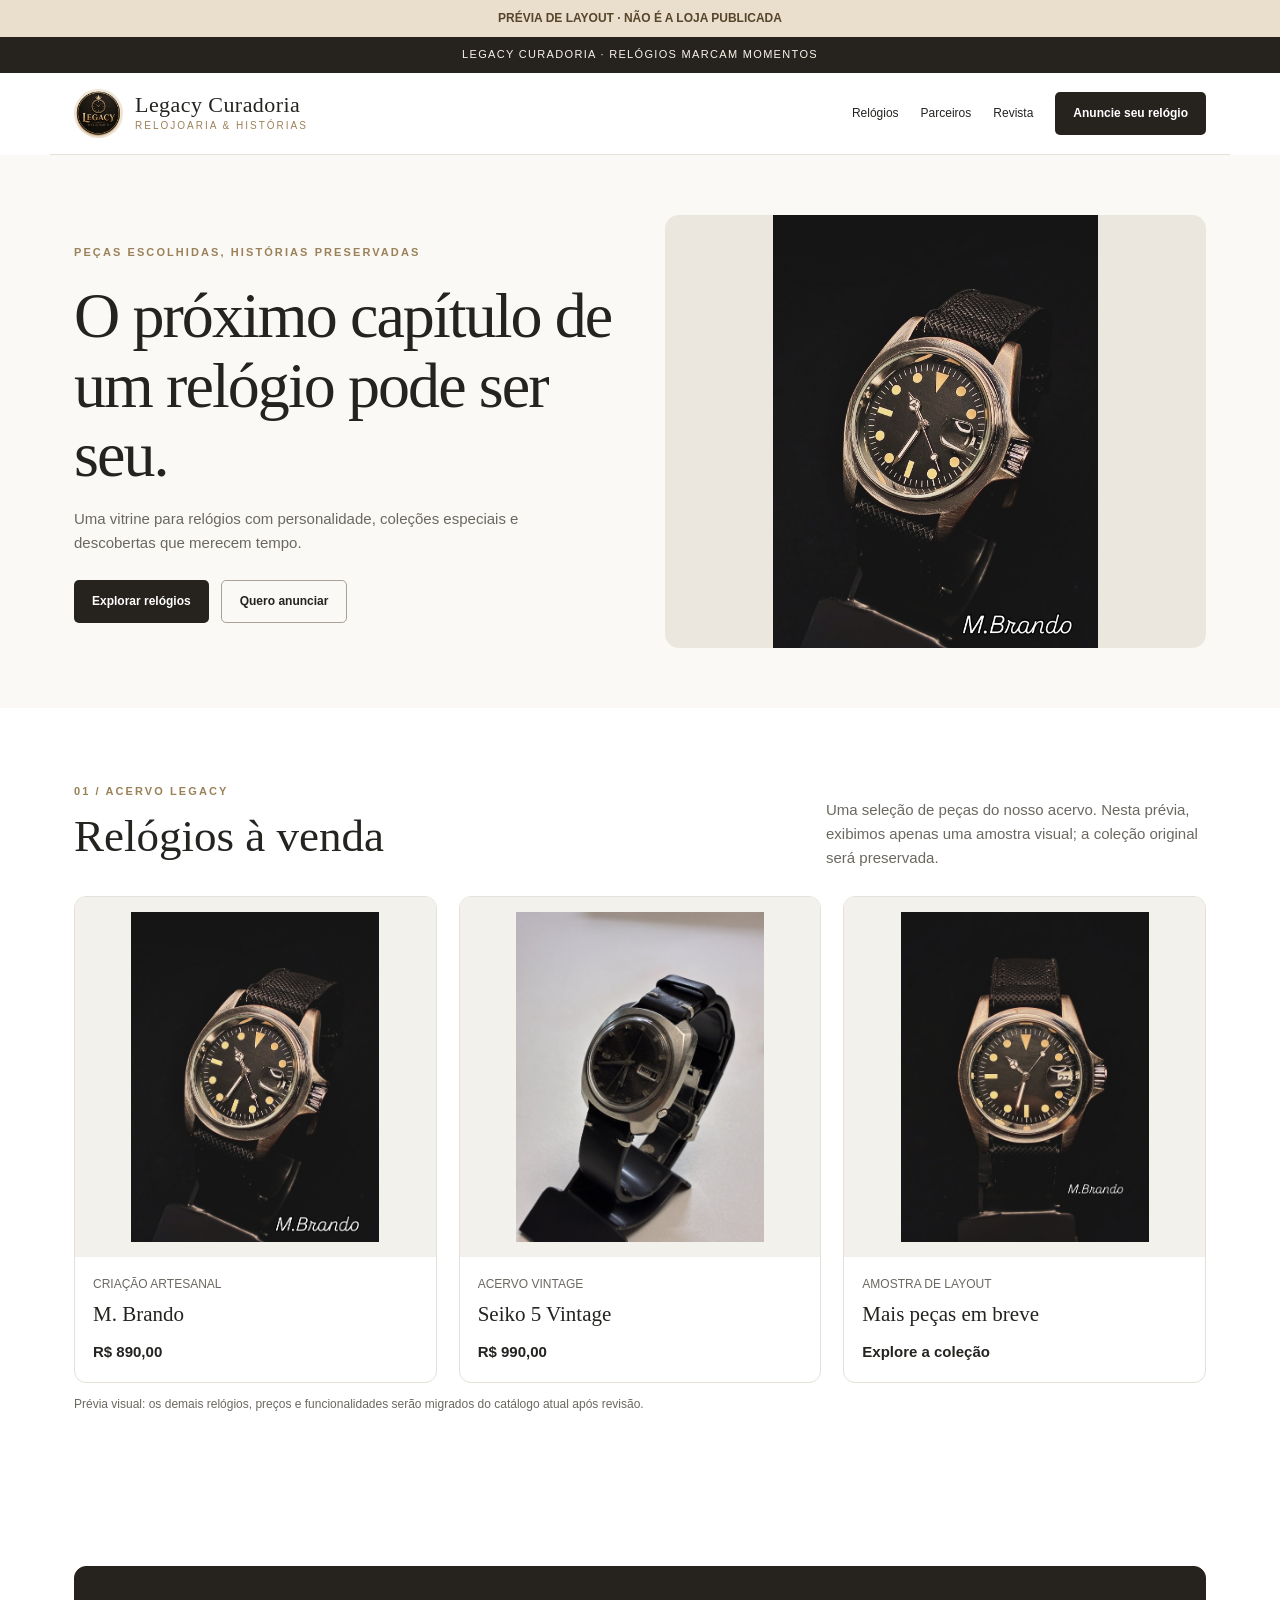
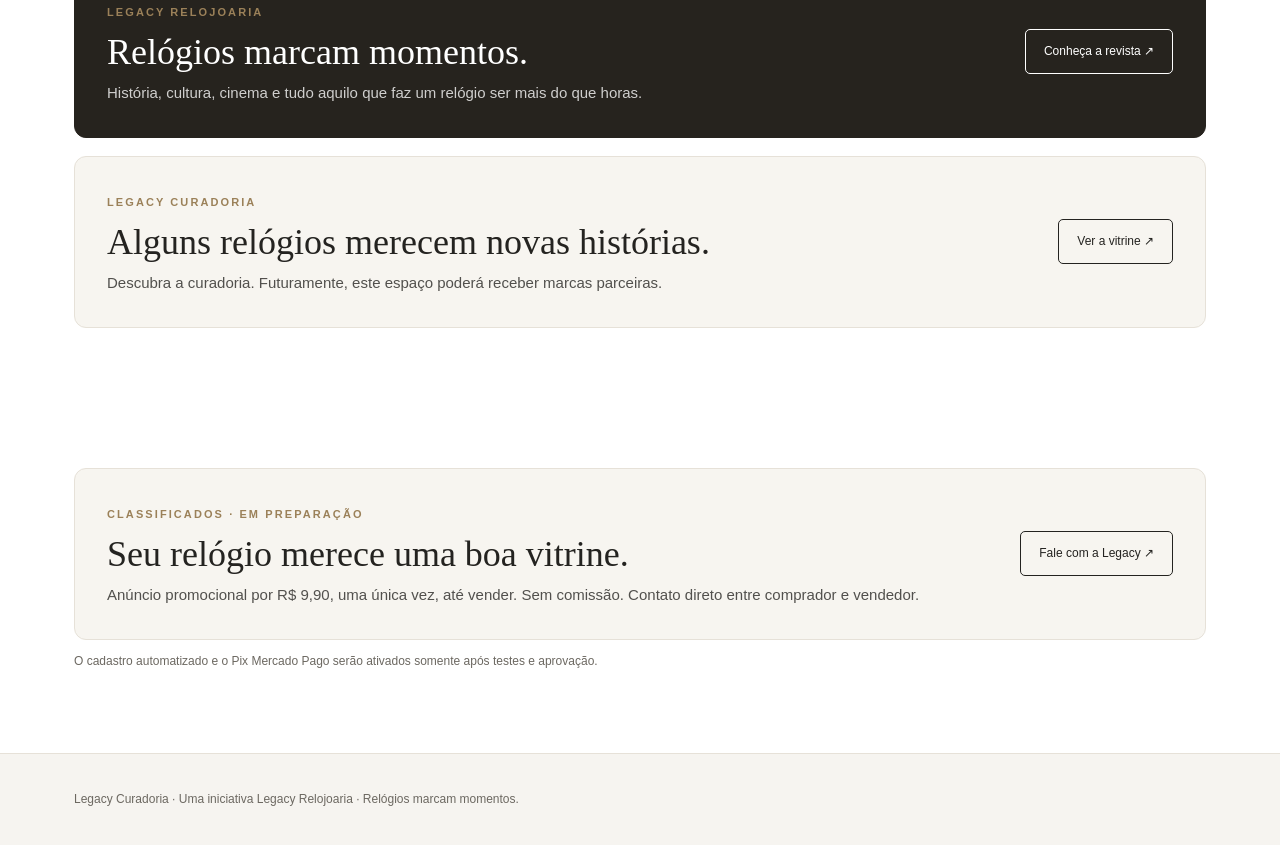
<file: preview-curadoria/index.html>
<!doctype html>
<html lang="pt-BR"><head><meta charset="utf-8"><meta name="viewport" content="width=device-width, initial-scale=1"><meta name="theme-color" content="#f8f7f4"><meta name="description" content="Legacy Curadoria — relógios com personalidade, histórias e novas possibilidades."><title>Legacy Curadoria | Prévia</title><style>
:root{--ink:#242320;--muted:#6c6861;--gold:#9b8159;--line:#e6e1d8;--paper:#faf9f6}*{box-sizing:border-box}html{scroll-behavior:smooth}body{margin:0;background:#fff;color:var(--ink);font:15px/1.6 Arial,sans-serif}a{color:inherit;text-decoration:none}img{max-width:100%}.wrap{max-width:1180px;margin:auto;padding:0 24px}.eyebrow{font-size:11px;letter-spacing:.19em;text-transform:uppercase;color:var(--gold);font-weight:700}.notice{background:#26231e;color:#f8f4e9;text-align:center;font-size:11px;letter-spacing:.12em;padding:9px 15px}.nav{display:flex;align-items:center;justify-content:space-between;gap:20px;padding-top:16px;padding-bottom:16px;border-bottom:1px solid var(--line)}.brand{display:flex;align-items:center;gap:12px;min-width:0}.brand img{width:49px;height:49px;border-radius:50%;object-fit:contain}.brand strong{display:block;font:22px Georgia,serif;letter-spacing:.02em}.brand small{display:block;font-size:10px;letter-spacing:.2em;color:var(--gold)}.links{display:flex;align-items:center;gap:22px;font-size:12px}.links a:hover{color:var(--gold)}.cta{background:#26231e;color:#fff!important;padding:12px 18px;border-radius:5px;font-size:12px;font-weight:700;display:inline-block}.hero{background:var(--paper)}.hero-inner{display:grid;grid-template-columns:1fr 1fr;align-items:center;gap:50px;padding-top:60px;padding-bottom:60px}.hero h1{font:normal clamp(40px,5vw,68px)/1.08 Georgia,serif;letter-spacing:-.03em;margin:18px 0}.hero p{max-width:460px;color:var(--muted)}.actions{display:flex;gap:12px;flex-wrap:wrap;margin-top:25px}.outline{border:1px solid #aaa298;border-radius:5px;padding:11px 18px;font-size:12px;font-weight:700}.hero-photo{background:#ebe7df;border-radius:14px;overflow:hidden;aspect-ratio:1.25;display:flex;align-items:center;justify-content:center}.hero-photo img{height:100%;width:100%;object-fit:contain}.section{padding-top:70px;padding-bottom:70px}.section-head{display:flex;justify-content:space-between;align-items:end;gap:25px;margin-bottom:26px}.section h2{font:normal clamp(30px,4vw,45px) Georgia,serif;margin:8px 0}.section-head p{max-width:380px;color:var(--muted);margin:0}.grid{display:grid;grid-template-columns:repeat(3,minmax(0,1fr));gap:22px}.product{border:1px solid var(--line);border-radius:12px;overflow:hidden;background:#fff}.photo{background:#f3f1ec;aspect-ratio:1/1;display:flex;align-items:center;justify-content:center;padding:15px}.photo img{width:100%;height:100%;object-fit:contain}.product-body{padding:18px}.product h3{font:normal 21px/1.25 Georgia,serif;margin:7px 0 12px}.product p{font-size:12px;color:var(--muted);margin:0}.product strong{display:block;margin-top:10px}.campaign{border:1px solid var(--line);border-radius:12px;padding:32px;background:#f7f5f0;display:flex;align-items:center;justify-content:space-between;gap:20px}.campaign.dark{background:#26231e;color:#fff;border-color:#26231e}.campaign h3{font:normal clamp(25px,3vw,36px) Georgia,serif;margin:8px 0}.campaign p{margin:0;color:inherit;opacity:.78}.campaign a{white-space:nowrap;border:1px solid currentColor;border-radius:5px;padding:12px 18px;font-size:12px}.stack{display:grid;gap:18px}.fine{font-size:12px;color:var(--muted)}footer{background:#f6f4f0;border-top:1px solid var(--line);padding:36px 0;font-size:12px;color:var(--muted)}.preview{background:#e9dfcc;text-align:center;padding:9px;font-size:12px;color:#57452b;font-weight:700}
@media(max-width:800px){.hero-inner{grid-template-columns:1fr;gap:25px}.hero-photo{max-height:370px}.links{gap:10px}.links a:not(.cta){display:none}.grid{grid-template-columns:repeat(2,minmax(0,1fr))}.section-head{display:block}.campaign{align-items:start;flex-direction:column}}
@media(max-width:520px){.wrap{padding-left:17px;padding-right:17px}.brand strong{font-size:17px}.brand img{width:41px;height:41px}.nav{gap:8px}.cta{padding:11px 12px;font-size:11px}.hero-inner{padding-top:36px;padding-bottom:38px}.hero h1{font-size:43px}.section{padding-top:48px;padding-bottom:48px}.grid{grid-template-columns:1fr 1fr;gap:11px}.product-body{padding:12px}.product h3{font-size:16px}.photo{padding:7px}.campaign{padding:23px}.campaign a{white-space:normal}.notice{font-size:10px}}
</style></head><body>
<div class="preview">PRÉVIA DE LAYOUT · NÃO É A LOJA PUBLICADA</div><div class="notice">LEGACY CURADORIA · RELÓGIOS MARCAM MOMENTOS</div>
<header class="wrap nav"><a class="brand" href="#inicio"><img src="../loja/assets/logo-original.jpg" alt="Logo oficial Legacy"><span><strong>Legacy Curadoria</strong><small>RELOJOARIA & HISTÓRIAS</small></span></a><nav class="links" aria-label="Navegação"><a href="#colecao">Relógios</a><a href="#publicidade">Parceiros</a><a href="https://legacyrelojoaria.com.br/">Revista</a><a class="cta" href="#anunciar">Anuncie seu relógio</a></nav></header>
<main id="inicio"><section class="hero"><div class="wrap hero-inner"><div><span class="eyebrow">Peças escolhidas, histórias preservadas</span><h1>O próximo capítulo de um relógio pode ser seu.</h1><p>Uma vitrine para relógios com personalidade, coleções especiais e descobertas que merecem tempo.</p><div class="actions"><a class="cta" href="#colecao">Explorar relógios</a><a class="outline" href="#anunciar">Quero anunciar</a></div></div><div class="hero-photo"><img src="../loja/assets/brando-1.jpg" alt="Relógio do acervo Legacy"></div></div></section>
<section class="wrap section" id="colecao"><div class="section-head"><div><span class="eyebrow">01 / Acervo Legacy</span><h2>Relógios à venda</h2></div><p>Uma seleção de peças do nosso acervo. Nesta prévia, exibimos apenas uma amostra visual; a coleção original será preservada.</p></div><div class="grid"><article class="product"><div class="photo"><img src="../loja/assets/brando-1.jpg" alt="M. Brando"></div><div class="product-body"><p>CRIAÇÃO ARTESANAL</p><h3>M. Brando</h3><strong>R$ 890,00</strong></div></article><article class="product"><div class="photo"><img src="../loja/assets/seiko-vintage-1.jpg" alt="Seiko 5 Vintage"></div><div class="product-body"><p>ACERVO VINTAGE</p><h3>Seiko 5 Vintage</h3><strong>R$ 990,00</strong></div></article><article class="product"><div class="photo"><img src="../loja/assets/brando-2.jpg" alt="Detalhe de peça Legacy"></div><div class="product-body"><p>AMOSTRA DE LAYOUT</p><h3>Mais peças em breve</h3><strong>Explore a coleção</strong></div></article></div><p class="fine">Prévia visual: os demais relógios, preços e funcionalidades serão migrados do catálogo atual após revisão.</p></section>
<section class="wrap section" id="publicidade"><div class="stack"><div class="campaign dark"><div><span class="eyebrow">Legacy Relojoaria</span><h3>Relógios marcam momentos.</h3><p>História, cultura, cinema e tudo aquilo que faz um relógio ser mais do que horas.</p></div><a href="https://legacyrelojoaria.com.br/">Conheça a revista ↗</a></div><div class="campaign"><div><span class="eyebrow">Legacy Curadoria</span><h3>Alguns relógios merecem novas histórias.</h3><p>Descubra a curadoria. Futuramente, este espaço poderá receber marcas parceiras.</p></div><a href="#colecao">Ver a vitrine ↗</a></div></div></section>
<section class="wrap section" id="anunciar"><div class="campaign"><div><span class="eyebrow">Classificados · Em preparação</span><h3>Seu relógio merece uma boa vitrine.</h3><p>Anúncio promocional por R$ 9,90, uma única vez, até vender. Sem comissão. Contato direto entre comprador e vendedor.</p></div><a href="https://www.instagram.com/legacy.relojoaria/">Fale com a Legacy ↗</a></div><p class="fine">O cadastro automatizado e o Pix Mercado Pago serão ativados somente após testes e aprovação.</p></section></main><footer><div class="wrap">Legacy Curadoria · Uma iniciativa Legacy Relojoaria · Relógios marcam momentos.</div></footer></body></html>
</file>
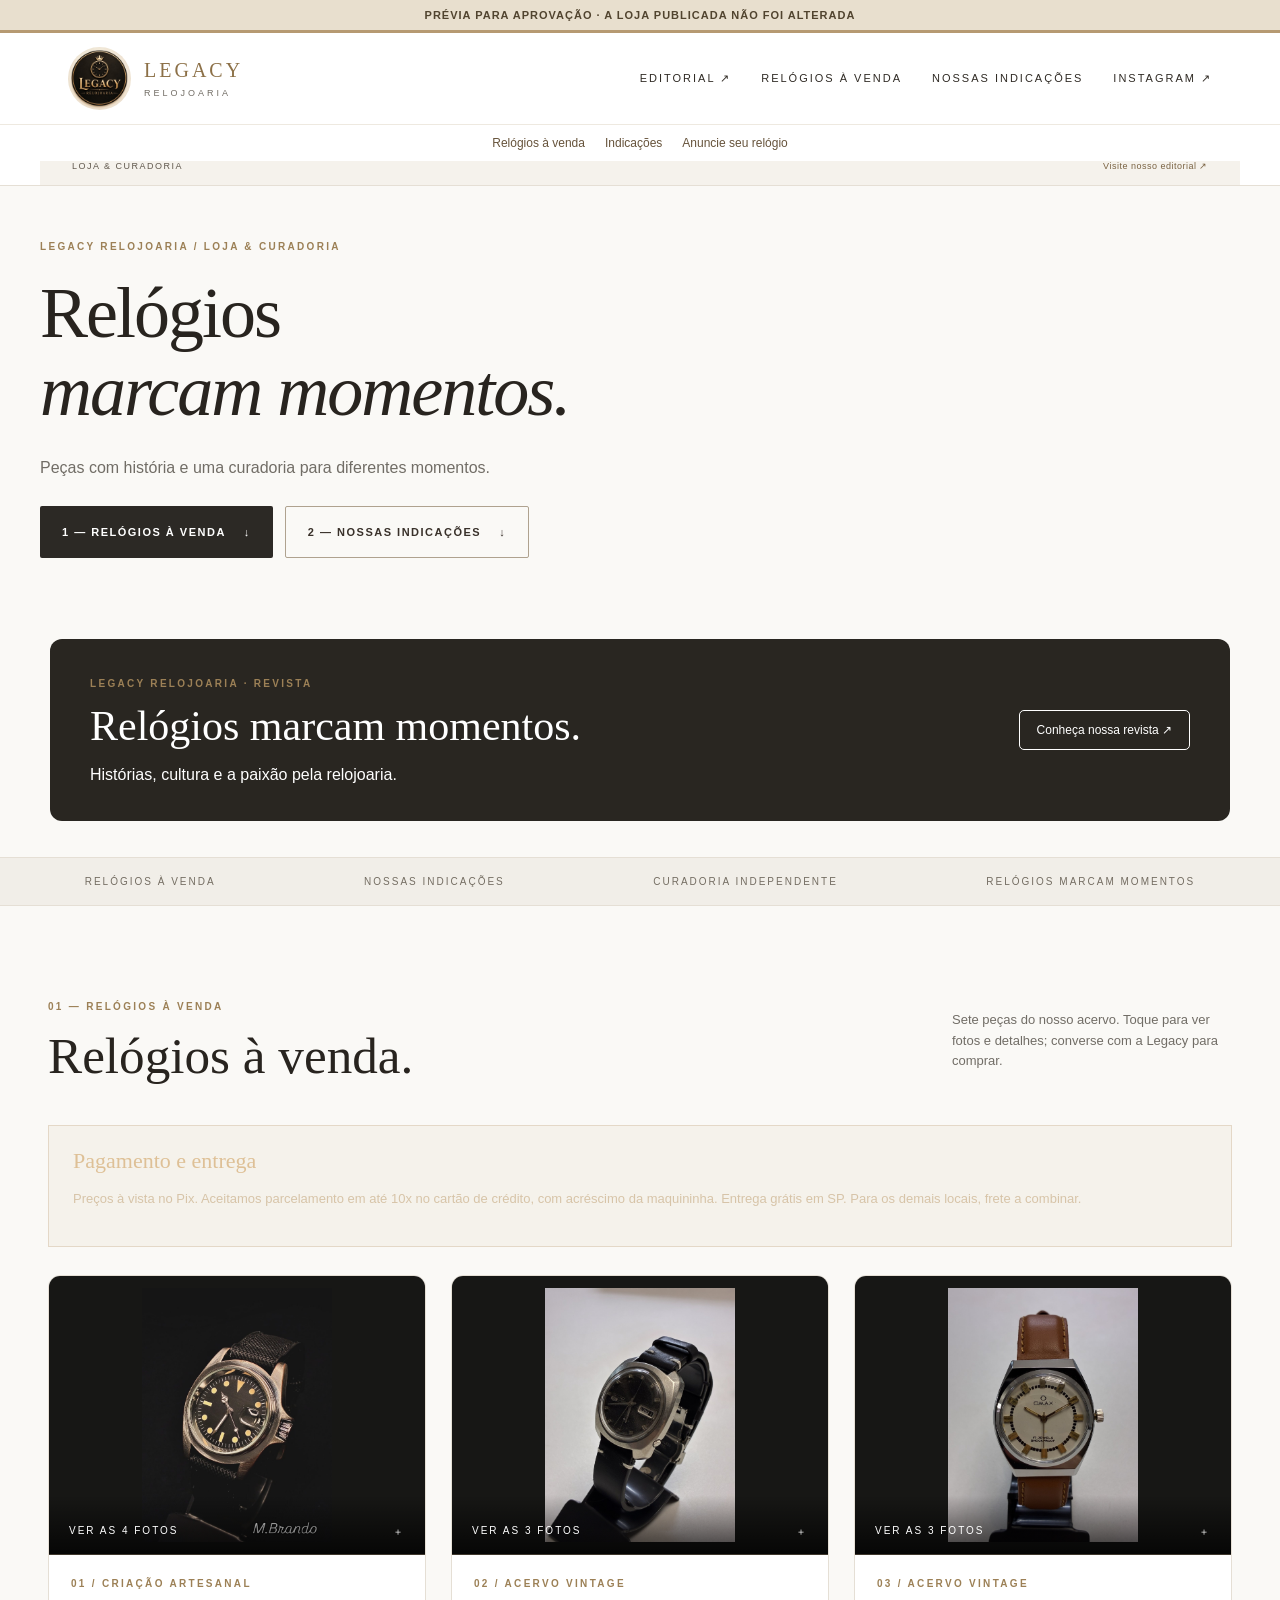
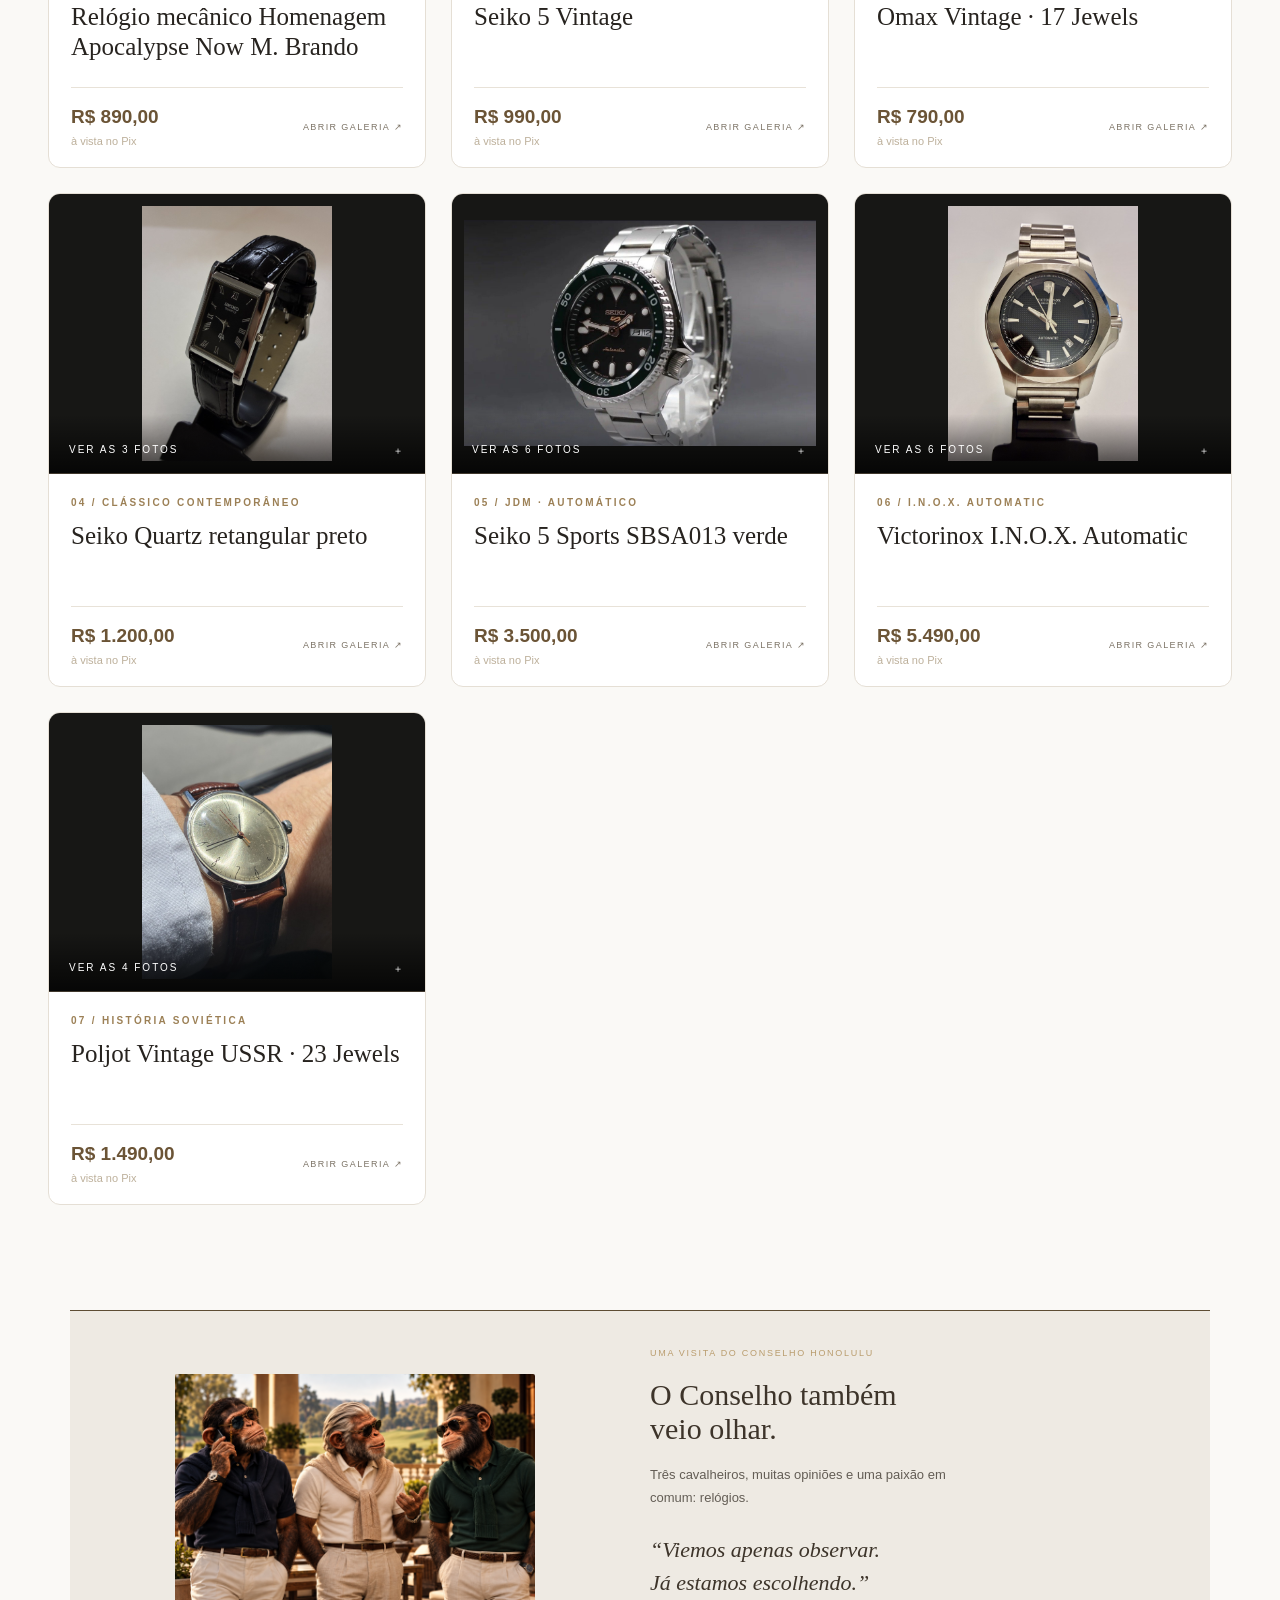
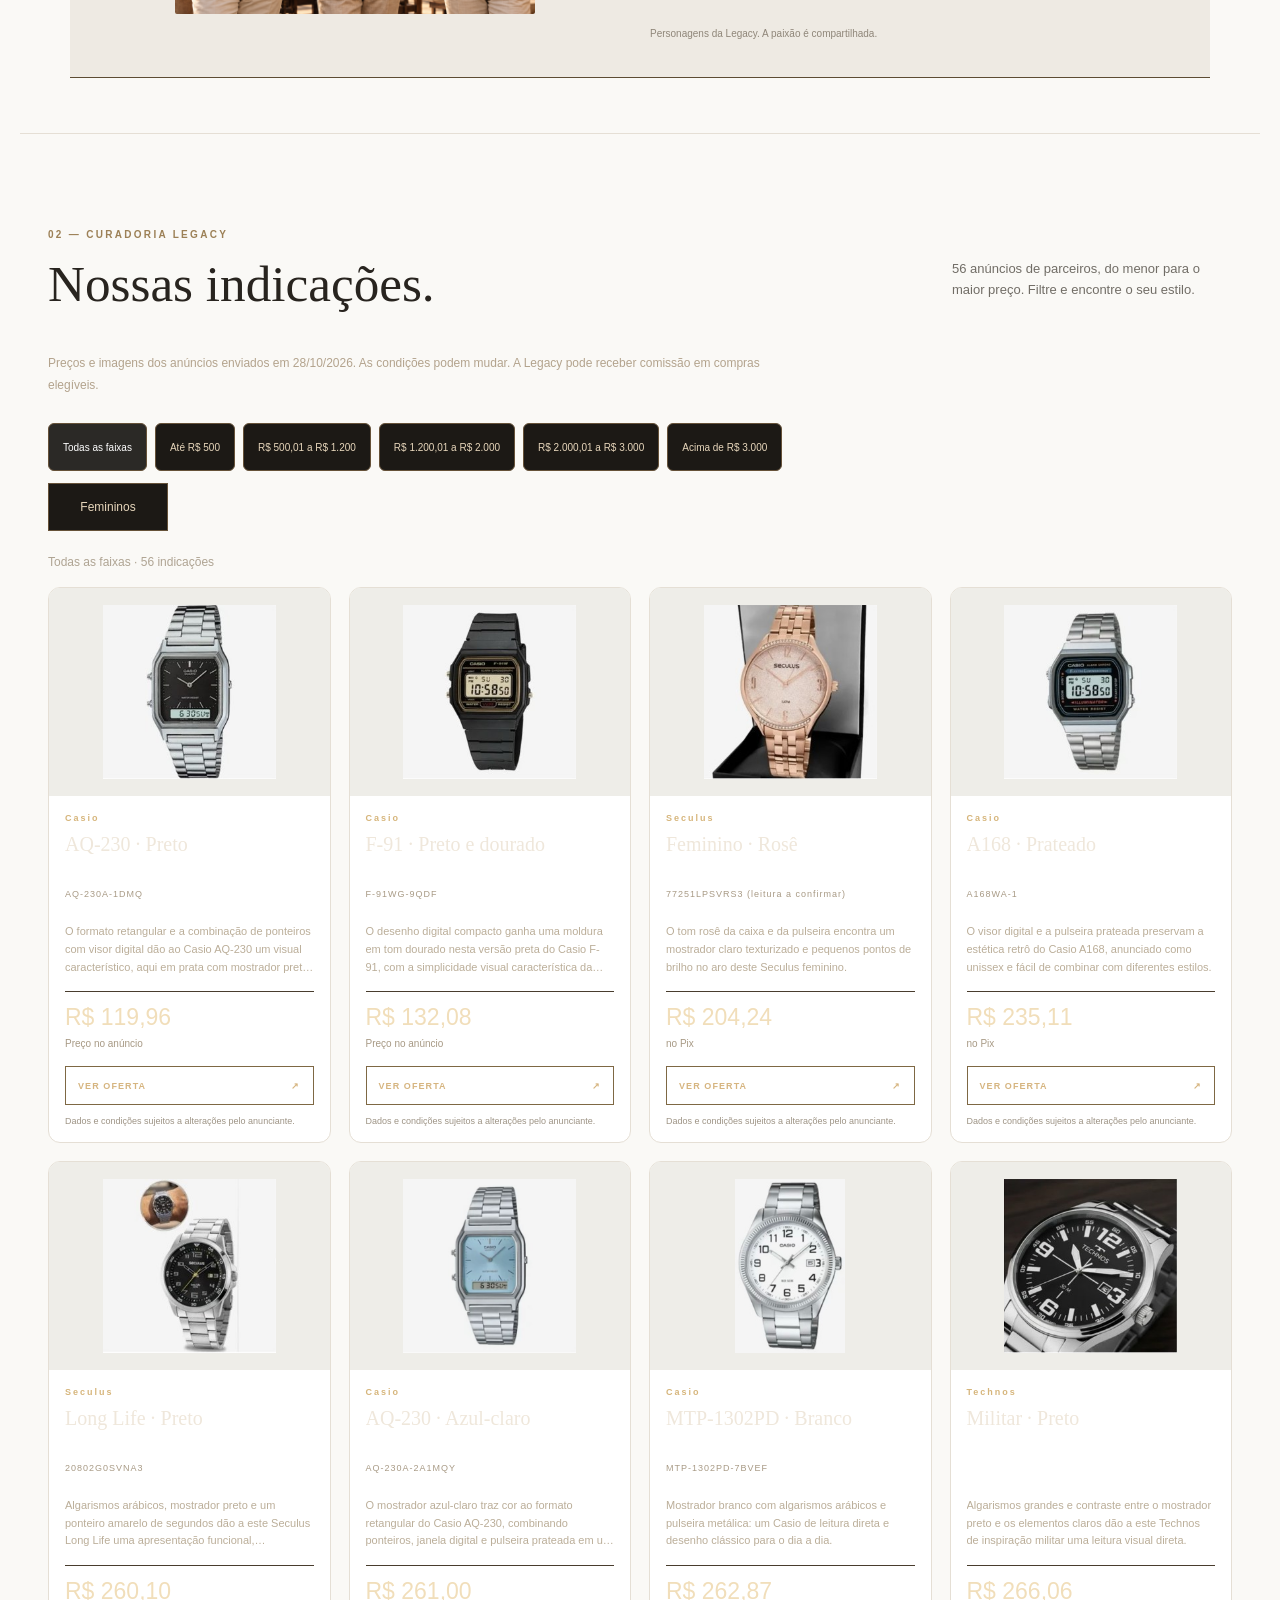
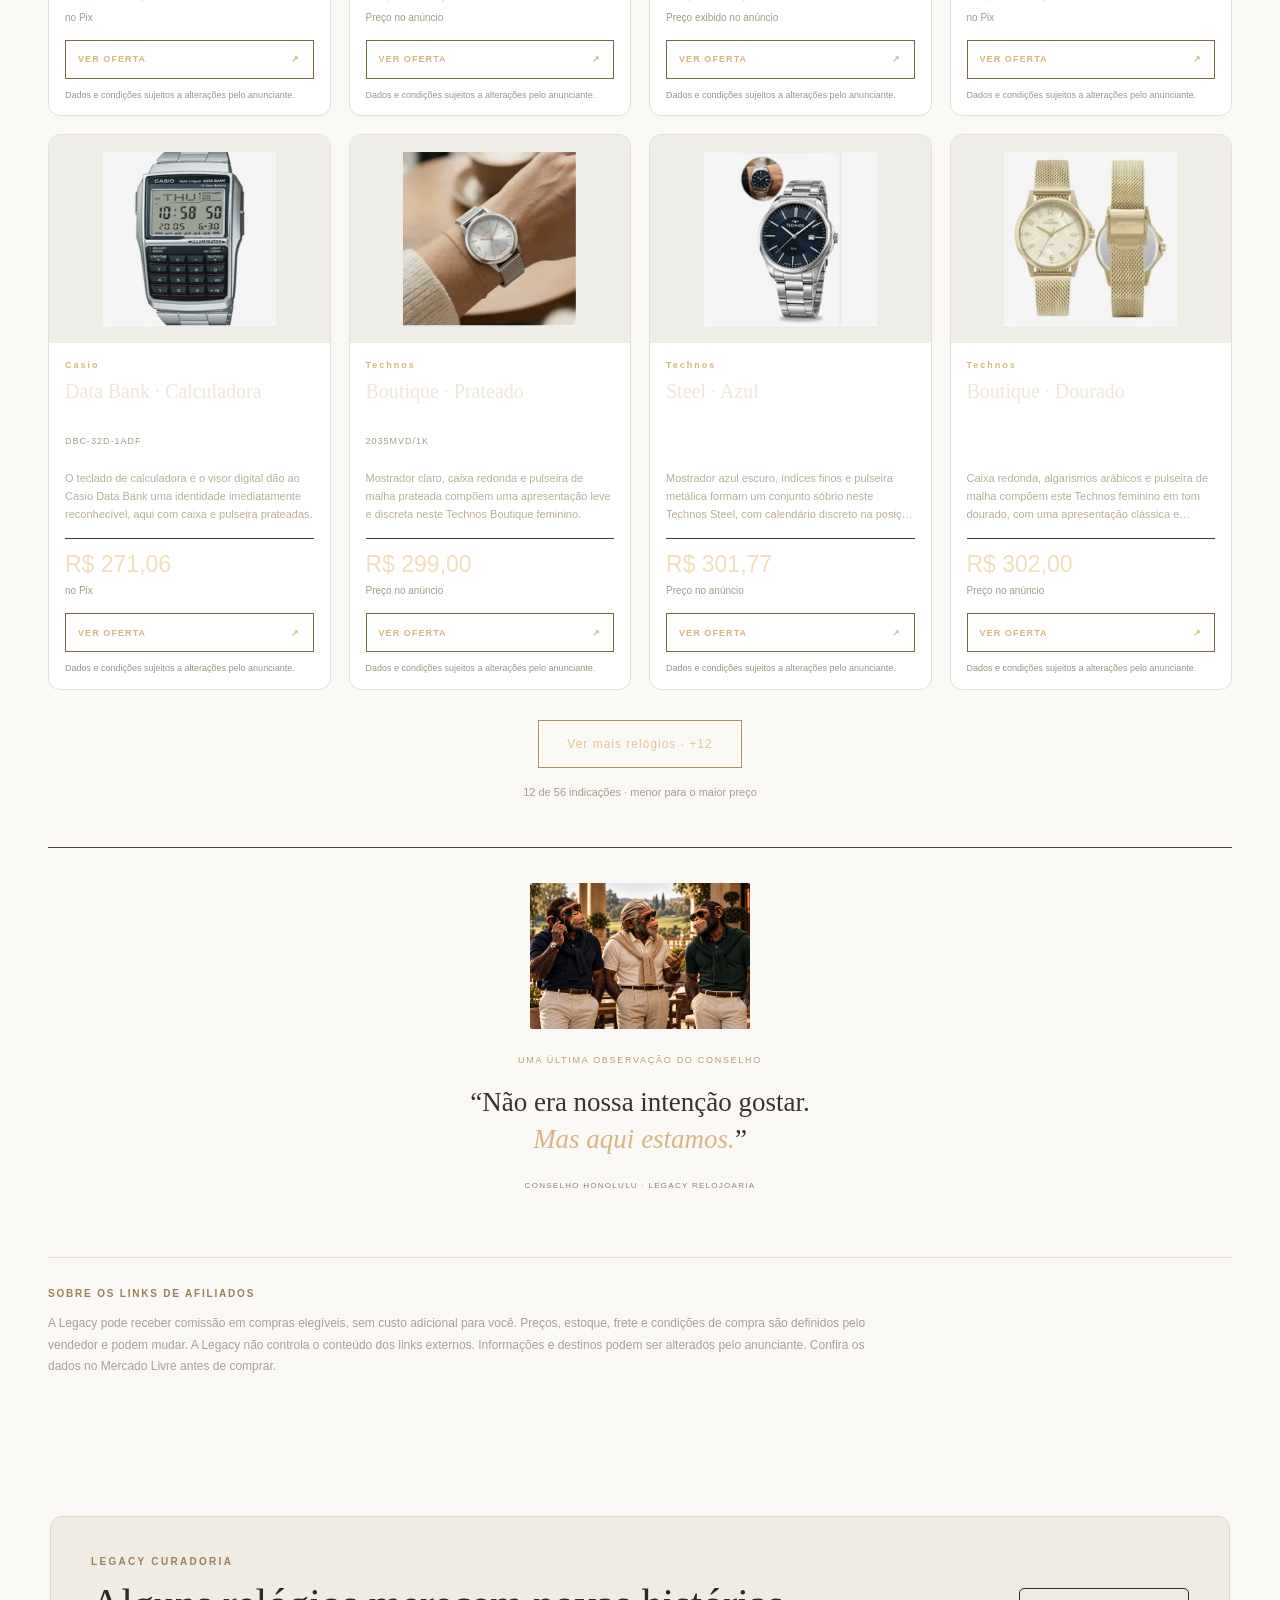
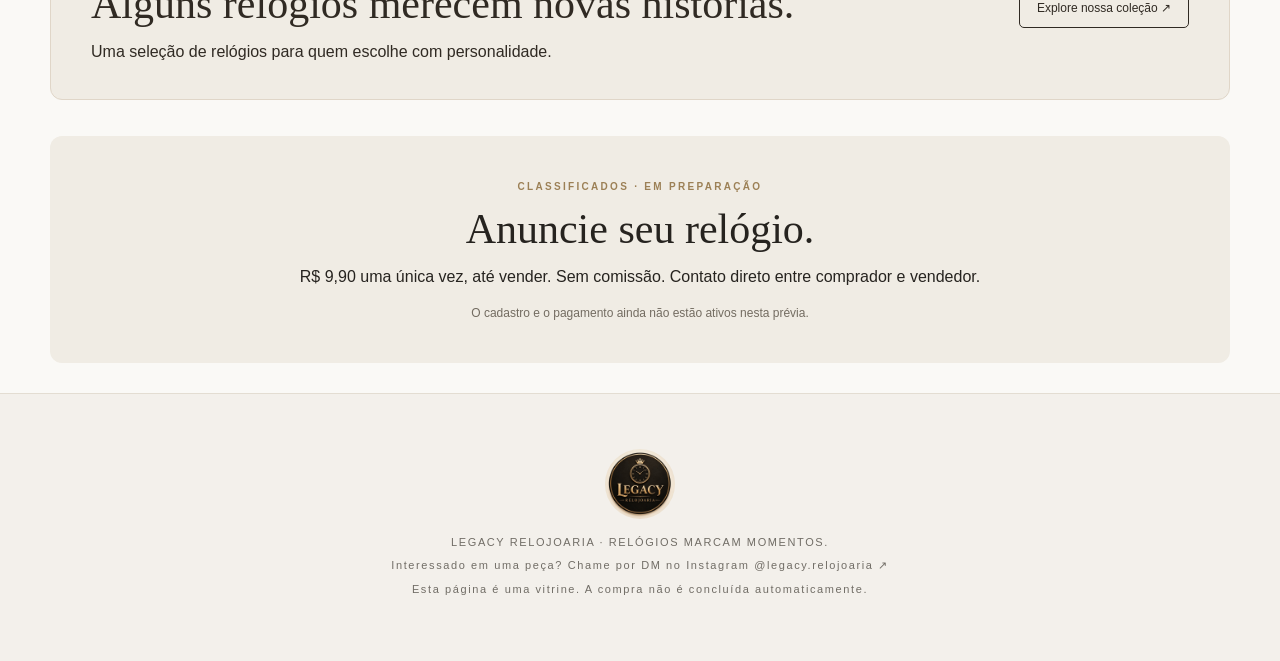
<file: loja/preview.html>
<!doctype html><html lang="pt-BR"><head><meta charset="utf-8"><meta name="viewport" content="width=device-width, initial-scale=1"><meta name="theme-color" content="#101010"><meta name="description" content="Sete peças da coleção Legacy e 56 indicações para descobrir seu próximo relógio."><title>Legacy Curadoria | Prévia completa</title><link rel="stylesheet" href="styles.css"><link rel="stylesheet" href="preview.css"><link rel="icon" href="assets/logo-original.jpg"></head><body><div class="preview-banner">PRÉVIA PARA APROVAÇÃO · A LOJA PUBLICADA NÃO FOI ALTERADA</div>
<header><div class="topline"></div><div class="nav"><a class="brand" href="#inicio"><img src="assets/logo-original.jpg" alt="Logotipo oficial Legacy Relojoaria"><span class="brand-copy">LEGACY<small>RELOJOARIA</small></span></a><div class="navlinks"><a href="https://legacyrelojoaria.com.br/" target="_blank" rel="noopener">EDITORIAL ↗</a><a href="#colecao">RELÓGIOS À VENDA</a><a href="#curadoria">NOSSAS INDICAÇÕES</a><a href="https://www.instagram.com/legacy.relojoaria/" target="_blank" rel="noopener">INSTAGRAM ↗</a></div></div><div class="preview-nav"><a href="#colecao">Relógios à venda</a><a href="#curadoria">Indicações</a><a href="#anunciar-relogio">Anuncie seu relógio</a></div><div class="editorial-bridge"><span>LOJA & CURADORIA</span><a href="https://legacyrelojoaria.com.br/" target="_blank" rel="noopener">Visite nosso editorial ↗</a></div></header>
<main id="inicio"><section class="hero"><div><div class="overline">LEGACY RELOJOARIA / LOJA & CURADORIA</div><h1>Relógios<br><em>marcam momentos.</em></h1><p>Peças com história e uma curadoria para diferentes momentos.</p><div class="hero-actions"><a class="gold-btn" href="#colecao">1 — RELÓGIOS À VENDA <span>↓</span></a><a class="gold-btn gold-btn-outline" href="#curadoria">2 — NOSSAS INDICAÇÕES <span>↓</span></a></div></div></section>
<section class="house-ad"><div><span class="overline">LEGACY RELOJOARIA · REVISTA</span><h2>Relógios marcam momentos.</h2><p>Histórias, cultura e a paixão pela relojoaria.</p></div><a href="https://legacyrelojoaria.com.br/">Conheça nossa revista ↗</a></section><div class="ribbon"><span>RELÓGIOS À VENDA</span><span>NOSSAS INDICAÇÕES</span><span>CURADORIA INDEPENDENTE</span><span>RELÓGIOS MARCAM MOMENTOS</span></div>
<section class="section" id="colecao"><div class="sec-title"><div><span class="overline">01 — RELÓGIOS À VENDA</span><h2>Relógios à venda.</h2></div><p>Sete peças do nosso acervo. Toque para ver fotos e detalhes; converse com a Legacy para comprar.</p></div><div class="purchase-notice"><strong>Pagamento e entrega</strong><p>Preços à vista no Pix. Aceitamos parcelamento em até 10x no cartão de crédito, com acréscimo da maquininha. Entrega grátis em SP. Para os demais locais, frete a combinar.</p></div><div class="grid" id="ownedGrid"><details class="watch-card native-watch" data-id="brando"><summary aria-label="Ver fotos de Relógio mecânico Homenagem Apocalypse Now M. Brando"><div class="watch-image"><img src="assets/brando-1.jpg" alt="Relógio mecânico Homenagem Apocalypse Now M. Brando" loading="eager"><span class="view-label">VER AS 4 FOTOS <span>＋</span></span></div><div class="watch-info"><div class="eyebrow">01 / CRIAÇÃO ARTESANAL</div><h3>Relógio mecânico Homenagem Apocalypse Now M. Brando</h3><div class="card-bottom"><strong>R$ 890,00<small class="pix-label">à vista no Pix</small></strong><span>ABRIR GALERIA ↗</span></div></div></summary><div class="native-detail"><p class="gallery-hint">4 fotos da peça. Deslize para ver todas.</p><div class="static-gallery"><figure><img src="assets/brando-1.jpg" alt="Foto 1 de Relógio mecânico Homenagem Apocalypse Now M. Brando" loading="eager"><figcaption>1 / 4</figcaption></figure><figure><img src="assets/brando-2.jpg" alt="Foto 2 de Relógio mecânico Homenagem Apocalypse Now M. Brando" loading="eager"><figcaption>2 / 4</figcaption></figure><figure><img src="assets/brando-3.jpg" alt="Foto 3 de Relógio mecânico Homenagem Apocalypse Now M. Brando" loading="eager"><figcaption>3 / 4</figcaption></figure><figure><img src="assets/brando-4.jpg" alt="Foto 4 de Relógio mecânico Homenagem Apocalypse Now M. Brando" loading="eager"><figcaption>4 / 4</figcaption></figure></div><h4>Uma breve história</h4><p>Estilo clássico e robusto, perfeito para quem busca uma peça que foi montada individualmente de forma artesanal.</p><p>Modelo raro, em ótimo estado, funcionando perfeitamente e revisado em 2026, conforme informação do proprietário.</p><ul><li>Relógio mecânico montado individualmente de forma artesanal</li><li>Diâmetro: 40 mm</li><li>Espessura: 14 mm</li><li>Peso: 110 g</li><li>Cristal mineral</li><li>Pulseira de borracha</li><li>Máquina chinesa DD119</li><li>Reserva de marcha: 36 horas</li><li>Estojo personalizado incluído</li><li>Especificações informadas pelo proprietário</li><li>Ótimo estado e funcionamento perfeito, informados pelo proprietário</li><li>Revisão realizada em 2026, informada pelo proprietário</li></ul><div class="purchase-terms"><h4>Pagamento e entrega</h4><p>Preços à vista no Pix. Aceitamos parcelamento em até 10x no cartão de crédito, com acréscimo da maquininha. Entrega grátis em SP. Para os demais locais, frete a combinar.</p></div><a class="ig" href="https://www.instagram.com/legacy.relojoaria/" target="_blank" rel="noopener">INTERESSADO? CHAME POR DM NO INSTAGRAM ↗</a></div></details><details class="watch-card native-watch" data-id="seiko-vintage"><summary aria-label="Ver fotos de Seiko 5 Vintage"><div class="watch-image"><img src="assets/seiko-vintage-1.jpg" alt="Seiko 5 Vintage" loading="eager"><span class="view-label">VER AS 3 FOTOS <span>＋</span></span></div><div class="watch-info"><div class="eyebrow">02 / ACERVO VINTAGE</div><h3>Seiko 5 Vintage</h3><div class="card-bottom"><strong>R$ 990,00<small class="pix-label">à vista no Pix</small></strong><span>ABRIR GALERIA ↗</span></div></div></summary><div class="native-detail"><p class="gallery-hint">3 fotos da peça. Deslize para ver todas.</p><div class="static-gallery"><figure><img src="assets/seiko-vintage-1.jpg" alt="Foto 1 de Seiko 5 Vintage" loading="eager"><figcaption>1 / 3</figcaption></figure><figure><img src="assets/seiko-vintage-2.jpg" alt="Foto 2 de Seiko 5 Vintage" loading="eager"><figcaption>2 / 3</figcaption></figure><figure><img src="assets/seiko-vintage-3.jpg" alt="Foto 3 de Seiko 5 Vintage" loading="eager"><figcaption>3 / 3</figcaption></figure></div><h4>Uma breve história</h4><p>Modelo raro, em ótimo estado e funcionando perfeitamente. Revisado em 2026, conforme informação do proprietário.

A família Seiko 5 nasceu em 1963 com a proposta de oferecer relógios automáticos para o dia a dia. Este exemplar, com dia e data e caixa de linhas marcantes, expressa o lado mais despretensioso da relojoaria japonesa: funcionalidade e personalidade num só objeto. Referência e ano desta unidade ainda precisam de confirmação.</p><p>Modelo raro, em ótimo estado, funcionando perfeitamente e revisado em 2026, conforme informação do proprietário.</p><ul><li>Calendário de dia e data visível no mostrador</li><li>Referência, calibre e ano desta unidade: a confirmar</li><li>Ótimo estado e funcionamento perfeito, informados pelo proprietário</li><li>Revisão realizada em 2026, informada pelo proprietário</li></ul><div class="purchase-terms"><h4>Pagamento e entrega</h4><p>Preços à vista no Pix. Aceitamos parcelamento em até 10x no cartão de crédito, com acréscimo da maquininha. Entrega grátis em SP. Para os demais locais, frete a combinar.</p></div><a class="ig" href="https://www.instagram.com/legacy.relojoaria/" target="_blank" rel="noopener">INTERESSADO? CHAME POR DM NO INSTAGRAM ↗</a></div></details><details class="watch-card native-watch" data-id="omax"><summary aria-label="Ver fotos de Omax Vintage · 17 Jewels"><div class="watch-image"><img src="assets/omax-1.jpg" alt="Omax Vintage · 17 Jewels" loading="eager"><span class="view-label">VER AS 3 FOTOS <span>＋</span></span></div><div class="watch-info"><div class="eyebrow">03 / ACERVO VINTAGE</div><h3>Omax Vintage · 17 Jewels</h3><div class="card-bottom"><strong>R$ 790,00<small class="pix-label">à vista no Pix</small></strong><span>ABRIR GALERIA ↗</span></div></div></summary><div class="native-detail"><p class="gallery-hint">3 fotos da peça. Deslize para ver todas.</p><div class="static-gallery"><figure><img src="assets/omax-1.jpg" alt="Foto 1 de Omax Vintage · 17 Jewels" loading="eager"><figcaption>1 / 3</figcaption></figure><figure><img src="assets/omax-2.jpg" alt="Foto 2 de Omax Vintage · 17 Jewels" loading="eager"><figcaption>2 / 3</figcaption></figure><figure><img src="assets/omax-3.jpg" alt="Foto 3 de Omax Vintage · 17 Jewels" loading="eager"><figcaption>3 / 3</figcaption></figure></div><h4>Uma breve história</h4><p>Modelo raro, em ótimo estado e funcionando perfeitamente. Revisado em 2026, conforme informação do proprietário.

Omax é um nome que aparece em muitos relógios mecânicos clássicos, especialmente entre colecionadores de peças de época. Nesta unidade, o mostrador claro, os índices dourados e a caixa de desenho geométrico fazem o trabalho visual. A inscrição de 17 rubis remete ao tradicional uso de pedras sintéticas para reduzir atrito no movimento.</p><p>Modelo raro, em ótimo estado, funcionando perfeitamente e revisado em 2026, conforme informação do proprietário.</p><ul><li>Inscrição “17 Jewels” no mostrador</li><li>Mostrador claro e caixa de desenho geométrico</li><li>Calibre, referência e datação: a confirmar</li><li>Ótimo estado e funcionamento perfeito, informados pelo proprietário</li><li>Revisão realizada em 2026, informada pelo proprietário</li></ul><div class="purchase-terms"><h4>Pagamento e entrega</h4><p>Preços à vista no Pix. Aceitamos parcelamento em até 10x no cartão de crédito, com acréscimo da maquininha. Entrega grátis em SP. Para os demais locais, frete a combinar.</p></div><a class="ig" href="https://www.instagram.com/legacy.relojoaria/" target="_blank" rel="noopener">INTERESSADO? CHAME POR DM NO INSTAGRAM ↗</a></div></details><details class="watch-card native-watch" data-id="seiko-retangular"><summary aria-label="Ver fotos de Seiko Quartz retangular preto"><div class="watch-image"><img src="assets/seiko-retangular-1.jpg" alt="Seiko Quartz retangular preto" loading="eager"><span class="view-label">VER AS 3 FOTOS <span>＋</span></span></div><div class="watch-info"><div class="eyebrow">04 / CLÁSSICO CONTEMPORÂNEO</div><h3>Seiko Quartz retangular preto</h3><div class="card-bottom"><strong>R$ 1.200,00<small class="pix-label">à vista no Pix</small></strong><span>ABRIR GALERIA ↗</span></div></div></summary><div class="native-detail"><p class="gallery-hint">3 fotos da peça. Deslize para ver todas.</p><div class="static-gallery"><figure><img src="assets/seiko-retangular-1.jpg" alt="Foto 1 de Seiko Quartz retangular preto" loading="eager"><figcaption>1 / 3</figcaption></figure><figure><img src="assets/seiko-retangular-2.jpg" alt="Foto 2 de Seiko Quartz retangular preto" loading="eager"><figcaption>2 / 3</figcaption></figure><figure><img src="assets/seiko-retangular-3.jpg" alt="Foto 3 de Seiko Quartz retangular preto" loading="eager"><figcaption>3 / 3</figcaption></figure></div><h4>Uma breve história</h4><p>Modelo raro, em ótimo estado e funcionando perfeitamente. Revisado em 2026, conforme informação do proprietário.

Os relógios retangulares atravessaram décadas sem perder relevância. Nesta interpretação da Seiko, o mostrador preto, os algarismos romanos e a caixa alongada conversam com a tradição dos relógios de vestir. O movimento a quartzo privilegia a praticidade, sem abrir mão da estética clássica.</p><p>Modelo raro, em ótimo estado, funcionando perfeitamente e revisado em 2026, conforme informação do proprietário.</p><ul><li>Identificado como quartzo pelo proprietário</li><li>Mostrador preto com algarismos romanos</li><li>Referência, calibre, dimensões e materiais: a confirmar</li><li>Ótimo estado e funcionamento perfeito, informados pelo proprietário</li><li>Revisão realizada em 2026, informada pelo proprietário</li></ul><div class="purchase-terms"><h4>Pagamento e entrega</h4><p>Preços à vista no Pix. Aceitamos parcelamento em até 10x no cartão de crédito, com acréscimo da maquininha. Entrega grátis em SP. Para os demais locais, frete a combinar.</p></div><a class="ig" href="https://www.instagram.com/legacy.relojoaria/" target="_blank" rel="noopener">INTERESSADO? CHAME POR DM NO INSTAGRAM ↗</a></div></details><details class="watch-card native-watch" data-id="seiko-verde"><summary aria-label="Ver fotos de Seiko 5 Sports SBSA013 verde"><div class="watch-image"><img src="assets/seiko-verde-1.jpg" alt="Seiko 5 Sports SBSA013 verde" loading="eager"><span class="view-label">VER AS 6 FOTOS <span>＋</span></span></div><div class="watch-info"><div class="eyebrow">05 / JDM · AUTOMÁTICO</div><h3>Seiko 5 Sports SBSA013 verde</h3><div class="card-bottom"><strong>R$ 3.500,00<small class="pix-label">à vista no Pix</small></strong><span>ABRIR GALERIA ↗</span></div></div></summary><div class="native-detail"><p class="gallery-hint">6 fotos da peça. Deslize para ver todas.</p><div class="static-gallery"><figure><img src="assets/seiko-verde-1.jpg" alt="Foto 1 de Seiko 5 Sports SBSA013 verde" loading="eager"><figcaption>1 / 6</figcaption></figure><figure><img src="assets/seiko-verde-2.jpg" alt="Foto 2 de Seiko 5 Sports SBSA013 verde" loading="eager"><figcaption>2 / 6</figcaption></figure><figure><img src="assets/revisao-bf6c47a1885f.jpg" alt="Foto 3 de Seiko 5 Sports SBSA013 verde" loading="eager"><figcaption>3 / 6</figcaption></figure><figure><img src="assets/revisao-39cda417f2eb.jpg" alt="Foto 4 de Seiko 5 Sports SBSA013 verde" loading="eager"><figcaption>4 / 6</figcaption></figure><figure><img src="assets/revisao-93a29b37bffe.jpg" alt="Foto 5 de Seiko 5 Sports SBSA013 verde" loading="eager"><figcaption>5 / 6</figcaption></figure><figure><img src="assets/revisao-d2d3a16f2ce6.jpg" alt="Foto 6 de Seiko 5 Sports SBSA013 verde" loading="eager"><figcaption>6 / 6</figcaption></figure></div><h4>Uma breve história</h4><p>Modelo impecável, JDM full set, com caixas, manuais, elos e cartão de compra japonês. Versão destinada ao mercado japonês, considerada rara no Brasil pelo proprietário.

A família Seiko 5 começou em 1963; a linha Sports veio em 1968 e ganhou uma nova geração em 2019. O SBSA013 faz parte dessa continuidade japonesa. O verde do mostrador e do aro dá presença ao desenho esportivo, enquanto o calibre 4R36 mantém o interesse mecânico.</p><p>Estado impecável e conjunto full set, conforme informação do proprietário.</p><ul><li>Referência SBSA013 informada pelo proprietário</li><li>Full set informado pelo proprietário: caixas, manuais, elos e cartão de compra japonês</li><li>Especificação do modelo: calibre automático 4R36, com corda manual e parada de segundos</li><li>Especificação do modelo: calendário de dia e data, 24 rubis e reserva aproximada de 41 horas</li><li>Especificação do modelo: caixa de aço, 42,5 mm de largura e vidro Hardlex</li><li>Especificações de catálogo não equivalem a ensaio desta unidade</li></ul><div class="purchase-terms"><h4>Pagamento e entrega</h4><p>Preços à vista no Pix. Aceitamos parcelamento em até 10x no cartão de crédito, com acréscimo da maquininha. Entrega grátis em SP. Para os demais locais, frete a combinar.</p></div><a class="ig" href="https://www.instagram.com/legacy.relojoaria/" target="_blank" rel="noopener">INTERESSADO? CHAME POR DM NO INSTAGRAM ↗</a></div></details><details class="watch-card native-watch" data-id="victorinox"><summary aria-label="Ver fotos de Victorinox I.N.O.X. Automatic"><div class="watch-image"><img src="assets/victorinox-1.jpg" alt="Victorinox I.N.O.X. Automatic" loading="eager"><span class="view-label">VER AS 6 FOTOS <span>＋</span></span></div><div class="watch-info"><div class="eyebrow">06 / I.N.O.X. AUTOMATIC</div><h3>Victorinox I.N.O.X. Automatic</h3><div class="card-bottom"><strong>R$ 5.490,00<small class="pix-label">à vista no Pix</small></strong><span>ABRIR GALERIA ↗</span></div></div></summary><div class="native-detail"><p class="gallery-hint">6 fotos da peça. Deslize para ver todas.</p><div class="static-gallery"><figure><img src="assets/victorinox-1.jpg" alt="Foto 1 de Victorinox I.N.O.X. Automatic" loading="eager"><figcaption>1 / 6</figcaption></figure><figure><img src="assets/victorinox-2.jpg" alt="Foto 2 de Victorinox I.N.O.X. Automatic" loading="eager"><figcaption>2 / 6</figcaption></figure><figure><img src="assets/victorinox-3.jpg" alt="Foto 3 de Victorinox I.N.O.X. Automatic" loading="eager"><figcaption>3 / 6</figcaption></figure><figure><img src="assets/victorinox-4.jpg" alt="Foto 4 de Victorinox I.N.O.X. Automatic" loading="eager"><figcaption>4 / 6</figcaption></figure><figure><img src="assets/victorinox-5.jpg" alt="Foto 5 de Victorinox I.N.O.X. Automatic" loading="eager"><figcaption>5 / 6</figcaption></figure><figure><img src="assets/victorinox-6.jpg" alt="Foto 6 de Victorinox I.N.O.X. Automatic" loading="eager"><figcaption>6 / 6</figcaption></figure></div><h4>Uma breve história</h4><p>Relógio usado apenas duas vezes, impecável e em estado de novo, conforme informação do proprietário. Não acompanha caixa nem manual. Possui comprovante de compra recuperado na Vivara. O proprietário informa ótima procedência e relata que a caixa foi perdida durante uma mudança de casa.

Na linha I.N.O.X. Automatic, a caixa de presença marcante, o mostrador escuro e o bracelete metálico formam um conjunto sóbrio. O fundo transparente permite observar o mecanismo. A referência exata desta unidade ainda precisa ser confirmada.</p><p>Usado duas vezes. Impecável, em estado de novo, conforme informação do proprietário.</p><ul><li>Modelo I.N.O.X. Automatic informado pelo proprietário</li><li>Usado apenas duas vezes, segundo o proprietário</li><li>Não acompanha caixa nem manual</li><li>Comprovante de compra recuperado na Vivara, informado pelo proprietário</li><li>Caixa perdida durante mudança de casa, segundo o proprietário</li><li>Bracelete metálico e fundo transparente visíveis nas fotos</li><li>Referência, calibre e medidas desta unidade: a confirmar</li></ul><div class="purchase-terms"><h4>Pagamento e entrega</h4><p>Preços à vista no Pix. Aceitamos parcelamento em até 10x no cartão de crédito, com acréscimo da maquininha. Entrega grátis em SP. Para os demais locais, frete a combinar.</p></div><a class="ig" href="https://www.instagram.com/legacy.relojoaria/" target="_blank" rel="noopener">INTERESSADO? CHAME POR DM NO INSTAGRAM ↗</a></div></details><details class="watch-card native-watch" data-id="poljot"><summary aria-label="Ver fotos de Poljot Vintage USSR · 23 Jewels"><div class="watch-image"><img src="assets/poljot-1.jpg" alt="Poljot Vintage USSR · 23 Jewels" loading="eager"><span class="view-label">VER AS 4 FOTOS <span>＋</span></span></div><div class="watch-info"><div class="eyebrow">07 / HISTÓRIA SOVIÉTICA</div><h3>Poljot Vintage USSR · 23 Jewels</h3><div class="card-bottom"><strong>R$ 1.490,00<small class="pix-label">à vista no Pix</small></strong><span>ABRIR GALERIA ↗</span></div></div></summary><div class="native-detail"><p class="gallery-hint">4 fotos da peça. Deslize para ver todas.</p><div class="static-gallery"><figure><img src="assets/poljot-1.jpg" alt="Foto 1 de Poljot Vintage USSR · 23 Jewels" loading="eager"><figcaption>1 / 4</figcaption></figure><figure><img src="assets/poljot-2.jpg" alt="Foto 2 de Poljot Vintage USSR · 23 Jewels" loading="eager"><figcaption>2 / 4</figcaption></figure><figure><img src="assets/poljot-3.jpg" alt="Foto 3 de Poljot Vintage USSR · 23 Jewels" loading="eager"><figcaption>3 / 4</figcaption></figure><figure><img src="assets/poljot-4.jpg" alt="Foto 4 de Poljot Vintage USSR · 23 Jewels" loading="eager"><figcaption>4 / 4</figcaption></figure></div><h4>Uma breve história</h4><p>Modelo raro, em ótimo estado e funcionando perfeitamente. Revisado em 2026, conforme informação do proprietário.

Nesta peça, o mostrador radial, os algarismos expressivos e a inscrição “Made in USSR” guardam a linguagem da relojoaria soviética. O interesse está no desenho e na memória de uma época. A inscrição de 23 rubis pode ser lida no mostrador; o calibre e o ano específicos desta unidade ainda precisam de confirmação.</p><p>Modelo raro, em ótimo estado, funcionando perfeitamente e revisado em 2026, conforme informação do proprietário.</p><ul><li>Inscrições “23 Jewels” e “Made in USSR” no mostrador</li><li>Pulseira em tom marrom nas fotografias</li><li>Calibre, referência e datação: a confirmar</li><li>Ótimo estado e funcionamento perfeito, informados pelo proprietário</li><li>Revisão realizada em 2026, informada pelo proprietário</li></ul><div class="purchase-terms"><h4>Pagamento e entrega</h4><p>Preços à vista no Pix. Aceitamos parcelamento em até 10x no cartão de crédito, com acréscimo da maquininha. Entrega grátis em SP. Para os demais locais, frete a combinar.</p></div><a class="ig" href="https://www.instagram.com/legacy.relojoaria/" target="_blank" rel="noopener">INTERESSADO? CHAME POR DM NO INSTAGRAM ↗</a></div></details></div></section>
<section class="honolulu-visit" aria-label="Uma visita do Conselho Honolulu"><div class="honolulu-art"><img src="assets/revisao-b77e1a43beef.png" alt="Ilustração dos personagens do Conselho Honolulu" loading="lazy"></div><div class="honolulu-copy"><span class="honolulu-label">UMA VISITA DO CONSELHO HONOLULU</span><h2>O Conselho também<br>veio olhar.</h2><p>Três cavalheiros, muitas opiniões e uma paixão em comum: relógios.</p><blockquote>“Viemos apenas observar.<br>Já estamos escolhendo.”</blockquote><small>Personagens da Legacy. A paixão é compartilhada.</small></div></section>
<section class="section picks-section" id="curadoria" aria-labelledby="picksTitle">
<div class="sec-title"><div><span class="overline">02 — CURADORIA LEGACY</span><h2 id="picksTitle">Nossas indicações.</h2></div><p>56 anúncios de parceiros, do menor para o maior preço. Filtre e encontre o seu estilo.</p></div>

<p class="curation-note">Preços e imagens dos anúncios enviados em 28/10/2026. As condições podem mudar. A Legacy pode receber comissão em compras elegíveis.</p><div class="price-filters" role="group" aria-label="Filtrar indicações por preço">
<button type="button" data-price="all" aria-pressed="true">Todas as faixas</button>
<button type="button" data-price="500" aria-pressed="false">Até R$ 500</button>
<button type="button" data-price="1200" aria-pressed="false">R$ 500,01 a R$ 1.200</button>
<button type="button" data-price="2000" aria-pressed="false">R$ 1.200,01 a R$ 2.000</button>
<button type="button" data-price="3000" aria-pressed="false">R$ 2.000,01 a R$ 3.000</button>
<button type="button" data-price="above" aria-pressed="false">Acima de R$ 3.000</button>
</div><button type="button" id="womenFilter" class="women-filter" aria-pressed="false">Femininos</button>
<p id="filterSummary" class="filter-summary" role="status" aria-live="polite">Todas as faixas · 10 indicações</p>
<div class="grid affiliate-catalog" id="affiliateGrid"><article class="watch-card affiliate-native" data-id="indicacao-26" data-amount="119.96" data-feminine="true"><a class="affiliate-card-link" href="https://meli.la/2LpQasv" target="_blank" rel="sponsored noopener noreferrer" aria-label="Ver Casio AQ-230 · Preto no Mercado Livre"><div class="affiliate-visual"><img src="assets/indicacoes/indicacao-26.jpg" alt="Casio AQ-230 · Preto" loading="lazy" decoding="async"></div><div class="affiliate-info"><span class="affiliate-brand">Casio</span><h3>AQ-230 · Preto</h3><p class="affiliate-ref">AQ-230A-1DMQ</p><p class="affiliate-description">O formato retangular e a combinação de ponteiros com visor digital dão ao Casio AQ-230 um visual característico, aqui em prata com mostrador preto e anunciado como unissex.</p><div class="affiliate-price">R$ 119,96<span>Preço no anúncio</span></div></div><div class="affiliate-buy">VER OFERTA <span>↗</span></div></a><p class="external-note">Dados e condições sujeitos a alterações pelo anunciante.</p></article><article class="watch-card affiliate-native" data-id="indicacao-27" data-amount="132.08" data-feminine="false"><a class="affiliate-card-link" href="https://meli.la/1Vu2W5q" target="_blank" rel="sponsored noopener noreferrer" aria-label="Ver Casio F-91 · Preto e dourado no Mercado Livre"><div class="affiliate-visual"><img src="assets/indicacoes/indicacao-27.jpg" alt="Casio F-91 · Preto e dourado" loading="lazy" decoding="async"></div><div class="affiliate-info"><span class="affiliate-brand">Casio</span><h3>F-91 · Preto e dourado</h3><p class="affiliate-ref">F-91WG-9QDF</p><p class="affiliate-description">O desenho digital compacto ganha uma moldura em tom dourado nesta versão preta do Casio F-91, com a simplicidade visual característica da linha.</p><div class="affiliate-price">R$ 132,08<span>Preço no anúncio</span></div></div><div class="affiliate-buy">VER OFERTA <span>↗</span></div></a><p class="external-note">Dados e condições sujeitos a alterações pelo anunciante.</p></article><article class="watch-card affiliate-native" data-id="indicacao-47" data-amount="204.24" data-feminine="true"><a class="affiliate-card-link" href="https://meli.la/1dm4mHw" target="_blank" rel="sponsored noopener noreferrer" aria-label="Ver Seculus Feminino · Rosê no Mercado Livre"><div class="affiliate-visual"><img src="assets/indicacoes/indicacao-47.jpg" alt="Seculus Feminino · Rosê" loading="lazy" decoding="async"></div><div class="affiliate-info"><span class="affiliate-brand">Seculus</span><h3>Feminino · Rosê</h3><p class="affiliate-ref">77251LPSVRS3 (leitura a confirmar)</p><p class="affiliate-description">O tom rosê da caixa e da pulseira encontra um mostrador claro texturizado e pequenos pontos de brilho no aro deste Seculus feminino.</p><div class="affiliate-price">R$ 204,24<span>no Pix</span></div></div><div class="affiliate-buy">VER OFERTA <span>↗</span></div></a><p class="external-note">Dados e condições sujeitos a alterações pelo anunciante.</p></article><article class="watch-card affiliate-native" data-id="indicacao-28" data-amount="235.11" data-feminine="true"><a class="affiliate-card-link" href="https://meli.la/2N5Qrwc" target="_blank" rel="sponsored noopener noreferrer" aria-label="Ver Casio A168 · Prateado no Mercado Livre"><div class="affiliate-visual"><img src="assets/indicacoes/indicacao-28.jpg" alt="Casio A168 · Prateado" loading="lazy" decoding="async"></div><div class="affiliate-info"><span class="affiliate-brand">Casio</span><h3>A168 · Prateado</h3><p class="affiliate-ref">A168WA-1</p><p class="affiliate-description">O visor digital e a pulseira prateada preservam a estética retrô do Casio A168, anunciado como unissex e fácil de combinar com diferentes estilos.</p><div class="affiliate-price">R$ 235,11<span>no Pix</span></div></div><div class="affiliate-buy">VER OFERTA <span>↗</span></div></a><p class="external-note">Dados e condições sujeitos a alterações pelo anunciante.</p></article><article class="watch-card affiliate-native" data-id="indicacao-45" data-amount="260.1" data-feminine="false"><a class="affiliate-card-link" href="https://meli.la/31Pe6zY" target="_blank" rel="sponsored noopener noreferrer" aria-label="Ver Seculus Long Life · Preto no Mercado Livre"><div class="affiliate-visual"><img src="assets/indicacoes/indicacao-45.jpg" alt="Seculus Long Life · Preto" loading="lazy" decoding="async"></div><div class="affiliate-info"><span class="affiliate-brand">Seculus</span><h3>Long Life · Preto</h3><p class="affiliate-ref">20802G0SVNA3</p><p class="affiliate-description">Algarismos arábicos, mostrador preto e um ponteiro amarelo de segundos dão a este Seculus Long Life uma apresentação funcional, acompanhada por pulseira prateada.</p><div class="affiliate-price">R$ 260,10<span>no Pix</span></div></div><div class="affiliate-buy">VER OFERTA <span>↗</span></div></a><p class="external-note">Dados e condições sujeitos a alterações pelo anunciante.</p></article><article class="watch-card affiliate-native" data-id="indicacao-30" data-amount="261" data-feminine="none"><a class="affiliate-card-link" href="https://meli.la/1cvjtQV" target="_blank" rel="sponsored noopener noreferrer" aria-label="Ver Casio AQ-230 · Azul-claro no Mercado Livre"><div class="affiliate-visual"><img src="assets/indicacoes/indicacao-30.jpg" alt="Casio AQ-230 · Azul-claro" loading="lazy" decoding="async"></div><div class="affiliate-info"><span class="affiliate-brand">Casio</span><h3>AQ-230 · Azul-claro</h3><p class="affiliate-ref">AQ-230A-2A1MQY</p><p class="affiliate-description">O mostrador azul-claro traz cor ao formato retangular do Casio AQ-230, combinando ponteiros, janela digital e pulseira prateada em um desenho compacto.</p><div class="affiliate-price">R$ 261,00<span>Preço no anúncio</span></div></div><div class="affiliate-buy">VER OFERTA <span>↗</span></div></a><p class="external-note">Dados e condições sujeitos a alterações pelo anunciante.</p></article><article class="watch-card affiliate-native" data-id="indicacao-01" data-amount="262.87" data-feminine="false"><a class="affiliate-card-link" href="https://meli.la/2S8Be9D" target="_blank" rel="sponsored noopener noreferrer" aria-label="Ver Casio MTP-1302PD · Branco no Mercado Livre"><div class="affiliate-visual"><img src="assets/indicacoes/indicacao-01.png" alt="Casio MTP-1302PD · Branco" loading="lazy" decoding="async"></div><div class="affiliate-info"><span class="affiliate-brand">Casio</span><h3>MTP-1302PD · Branco</h3><p class="affiliate-ref">MTP-1302PD-7BVEF</p><p class="affiliate-description">Mostrador branco com algarismos arábicos e pulseira metálica: um Casio de leitura direta e desenho clássico para o dia a dia.</p><div class="affiliate-price">R$ 262,87<span>Preço exibido no anúncio</span></div></div><div class="affiliate-buy">VER OFERTA <span>↗</span></div></a><p class="external-note">Dados e condições sujeitos a alterações pelo anunciante.</p></article><article class="watch-card affiliate-native" data-id="indicacao-14" data-amount="266.06" data-feminine="false"><a class="affiliate-card-link" href="https://meli.la/1RzMRLa" target="_blank" rel="sponsored noopener noreferrer" aria-label="Ver Technos Militar · Preto no Mercado Livre"><div class="affiliate-visual"><img src="assets/indicacoes/indicacao-14.jpg" alt="Technos Militar · Preto" loading="lazy" decoding="async"></div><div class="affiliate-info"><span class="affiliate-brand">Technos</span><h3>Militar · Preto</h3><p class="affiliate-ref"></p><p class="affiliate-description">Algarismos grandes e contraste entre o mostrador preto e os elementos claros dão a este Technos de inspiração militar uma leitura visual direta.</p><div class="affiliate-price">R$ 266,06<span>no Pix</span></div></div><div class="affiliate-buy">VER OFERTA <span>↗</span></div></a><p class="external-note">Dados e condições sujeitos a alterações pelo anunciante.</p></article><article class="watch-card affiliate-native" data-id="indicacao-36" data-amount="271.06" data-feminine="false"><a class="affiliate-card-link" href="https://meli.la/23uYhfU" target="_blank" rel="sponsored noopener noreferrer" aria-label="Ver Casio Data Bank · Calculadora no Mercado Livre"><div class="affiliate-visual"><img src="assets/indicacoes/indicacao-36.jpg" alt="Casio Data Bank · Calculadora" loading="lazy" decoding="async"></div><div class="affiliate-info"><span class="affiliate-brand">Casio</span><h3>Data Bank · Calculadora</h3><p class="affiliate-ref">DBC-32D-1ADF</p><p class="affiliate-description">O teclado de calculadora e o visor digital dão ao Casio Data Bank uma identidade imediatamente reconhecível, aqui com caixa e pulseira prateadas.</p><div class="affiliate-price">R$ 271,06<span>no Pix</span></div></div><div class="affiliate-buy">VER OFERTA <span>↗</span></div></a><p class="external-note">Dados e condições sujeitos a alterações pelo anunciante.</p></article><article class="watch-card affiliate-native" data-id="indicacao-24" data-amount="299" data-feminine="true"><a class="affiliate-card-link" href="https://meli.la/1CejtPM" target="_blank" rel="sponsored noopener noreferrer" aria-label="Ver Technos Boutique · Prateado no Mercado Livre"><div class="affiliate-visual"><img src="assets/indicacoes/indicacao-24.jpg" alt="Technos Boutique · Prateado" loading="lazy" decoding="async"></div><div class="affiliate-info"><span class="affiliate-brand">Technos</span><h3>Boutique · Prateado</h3><p class="affiliate-ref">2035MVD/1K</p><p class="affiliate-description">Mostrador claro, caixa redonda e pulseira de malha prateada compõem uma apresentação leve e discreta neste Technos Boutique feminino.</p><div class="affiliate-price">R$ 299,00<span>Preço no anúncio</span></div></div><div class="affiliate-buy">VER OFERTA <span>↗</span></div></a><p class="external-note">Dados e condições sujeitos a alterações pelo anunciante.</p></article><article class="watch-card affiliate-native" data-id="indicacao-16" data-amount="301.77" data-feminine="false"><a class="affiliate-card-link" href="https://meli.la/1mpmGhy" target="_blank" rel="sponsored noopener noreferrer" aria-label="Ver Technos Steel · Azul no Mercado Livre"><div class="affiliate-visual"><img src="assets/indicacoes/indicacao-16.jpg" alt="Technos Steel · Azul" loading="lazy" decoding="async"></div><div class="affiliate-info"><span class="affiliate-brand">Technos</span><h3>Steel · Azul</h3><p class="affiliate-ref"></p><p class="affiliate-description">Mostrador azul escuro, índices finos e pulseira metálica formam um conjunto sóbrio neste Technos Steel, com calendário discreto na posição das três horas.</p><div class="affiliate-price">R$ 301,77<span>Preço no anúncio</span></div></div><div class="affiliate-buy">VER OFERTA <span>↗</span></div></a><p class="external-note">Dados e condições sujeitos a alterações pelo anunciante.</p></article><article class="watch-card affiliate-native" data-id="indicacao-23" data-amount="302" data-feminine="true"><a class="affiliate-card-link" href="https://meli.la/2kQtqcf" target="_blank" rel="sponsored noopener noreferrer" aria-label="Ver Technos Boutique · Dourado no Mercado Livre"><div class="affiliate-visual"><img src="assets/indicacoes/indicacao-23.jpg" alt="Technos Boutique · Dourado" loading="lazy" decoding="async"></div><div class="affiliate-info"><span class="affiliate-brand">Technos</span><h3>Boutique · Dourado</h3><p class="affiliate-ref"></p><p class="affiliate-description">Caixa redonda, algarismos arábicos e pulseira de malha compõem este Technos feminino em tom dourado, com uma apresentação clássica e delicada.</p><div class="affiliate-price">R$ 302,00<span>Preço no anúncio</span></div></div><div class="affiliate-buy">VER OFERTA <span>↗</span></div></a><p class="external-note">Dados e condições sujeitos a alterações pelo anunciante.</p></article></div><details id="morePicks" class="more-native"><summary>Ver mais relógios <span>+44 indicações</span></summary><div class="grid affiliate-catalog"><article class="watch-card affiliate-native" data-id="indicacao-31" data-amount="330" data-feminine="none"><a class="affiliate-card-link" href="https://meli.la/1YrLLAC" target="_blank" rel="sponsored noopener noreferrer" aria-label="Ver Casio MTP-B145D · Rosa no Mercado Livre"><div class="affiliate-visual"><img src="assets/indicacoes/indicacao-31.jpg" alt="Casio MTP-B145D · Rosa" loading="lazy" decoding="async"></div><div class="affiliate-info"><span class="affiliate-brand">Casio</span><h3>MTP-B145D · Rosa</h3><p class="affiliate-ref">MTP-B145D-4AV</p><p class="affiliate-description">O mostrador rosa traz personalidade ao desenho sóbrio do Casio MTP-B145D, com índices finos, calendário e pulseira prateada.</p><div class="affiliate-price">R$ 330,00<span>Preço no anúncio</span></div></div><div class="affiliate-buy">VER OFERTA <span>↗</span></div></a><p class="external-note">Dados e condições sujeitos a alterações pelo anunciante.</p></article><article class="watch-card affiliate-native" data-id="indicacao-48" data-amount="345.02" data-feminine="false"><a class="affiliate-card-link" href="https://meli.la/2PFtYua" target="_blank" rel="sponsored noopener noreferrer" aria-label="Ver Seculus Casual · Azul-claro no Mercado Livre"><div class="affiliate-visual"><img src="assets/indicacoes/indicacao-48.jpg" alt="Seculus Casual · Azul-claro" loading="lazy" decoding="async"></div><div class="affiliate-info"><span class="affiliate-brand">Seculus</span><h3>Casual · Azul-claro</h3><p class="affiliate-ref"></p><p class="affiliate-description">O mostrador azul-claro e o aro canelado dão personalidade a este Seculus prateado, com índices em bastão, calendário e pulseira metálica.</p><div class="affiliate-price">R$ 345,02<span>Preço no anúncio</span></div></div><div class="affiliate-buy">VER OFERTA <span>↗</span></div></a><p class="external-note">Dados e condições sujeitos a alterações pelo anunciante.</p></article><article class="watch-card affiliate-native" data-id="indicacao-12" data-amount="347.26" data-feminine="false"><a class="affiliate-card-link" href="https://meli.la/272zBYq" target="_blank" rel="sponsored noopener noreferrer" aria-label="Ver Orient SolarTech · Preto no Mercado Livre"><div class="affiliate-visual"><img src="assets/indicacoes/indicacao-12.jpg" alt="Orient SolarTech · Preto" loading="lazy" decoding="async"></div><div class="affiliate-info"><span class="affiliate-brand">Orient</span><h3>SolarTech · Preto</h3><p class="affiliate-ref">MBSS1492 P2SX</p><p class="affiliate-description">Algarismos bem marcados, mostrador preto e pulseira metálica dão a este Orient SolarTech uma apresentação funcional e discreta para o dia a dia.</p><div class="affiliate-price">R$ 347,26<span>Preço no anúncio</span></div></div><div class="affiliate-buy">VER OFERTA <span>↗</span></div></a><p class="external-note">Dados e condições sujeitos a alterações pelo anunciante.</p></article><article class="watch-card affiliate-native" data-id="indicacao-33" data-amount="350" data-feminine="false"><a class="affiliate-card-link" href="https://meli.la/2EZwbcG" target="_blank" rel="sponsored noopener noreferrer" aria-label="Ver Casio MTP-E735D · Prateado no Mercado Livre"><div class="affiliate-visual"><img src="assets/indicacoes/indicacao-33.jpg" alt="Casio MTP-E735D · Prateado" loading="lazy" decoding="async"></div><div class="affiliate-info"><span class="affiliate-brand">Casio</span><h3>MTP-E735D · Prateado</h3><p class="affiliate-ref">MTP-E735D-7AV</p><p class="affiliate-description">Mostrador claro, índices finos e pulseira prateada compõem este Casio de desenho sóbrio, com calendário de dia e data para a rotina.</p><div class="affiliate-price">R$ 350,00<span>Preço no anúncio</span></div></div><div class="affiliate-buy">VER OFERTA <span>↗</span></div></a><p class="external-note">Dados e condições sujeitos a alterações pelo anunciante.</p></article><article class="watch-card affiliate-native" data-id="indicacao-25" data-amount="359" data-feminine="none"><a class="affiliate-card-link" href="https://meli.la/1BAJb2E" target="_blank" rel="sponsored noopener noreferrer" aria-label="Ver Casio World Map · Marrom no Mercado Livre"><div class="affiliate-visual"><img src="assets/indicacoes/indicacao-25.jpg" alt="Casio World Map · Marrom" loading="lazy" decoding="async"></div><div class="affiliate-info"><span class="affiliate-brand">Casio</span><h3>World Map · Marrom</h3><p class="affiliate-ref">AE-1200WHL-5AVDF (título truncado)</p><p class="affiliate-description">O mapa no mostrador e a disposição dos painéis digitais dão personalidade ao Casio AE-1200, aqui com caixa em tom bege e pulseira marrom.</p><div class="affiliate-price">R$ 359,00<span>Preço no anúncio</span></div></div><div class="affiliate-buy">VER OFERTA <span>↗</span></div></a><p class="external-note">Dados e condições sujeitos a alterações pelo anunciante.</p></article><article class="watch-card affiliate-native" data-id="indicacao-06" data-amount="369" data-feminine="false"><a class="affiliate-card-link" href="https://meli.la/1ZRDDWt" target="_blank" rel="sponsored noopener noreferrer" aria-label="Ver Casio G-Shock GA-2100 no Mercado Livre"><div class="affiliate-visual"><img src="assets/indicacoes/indicacao-06.png" alt="Casio G-Shock GA-2100" loading="lazy" decoding="async"></div><div class="affiliate-info"><span class="affiliate-brand">Casio</span><h3>G-Shock GA-2100</h3><p class="affiliate-ref">GA-2100-1A1DR</p><p class="affiliate-description">A caixa octogonal e o conjunto inteiramente preto dão ao GA-2100 uma presença discreta, com leitura analógica e informações digitais no mesmo mostrador.</p><div class="affiliate-price">R$ 369,00<span>Preço exibido no anúncio</span></div></div><div class="affiliate-buy">VER OFERTA <span>↗</span></div></a><p class="external-note">Dados e condições sujeitos a alterações pelo anunciante.</p></article><article class="watch-card affiliate-native" data-id="indicacao-29" data-amount="408" data-feminine="none"><a class="affiliate-card-link" href="https://meli.la/1Tqciva" target="_blank" rel="sponsored noopener noreferrer" aria-label="Ver Casio G-Shock DW-5600RL no Mercado Livre"><div class="affiliate-visual"><img src="assets/indicacoes/indicacao-29.jpg" alt="Casio G-Shock DW-5600RL" loading="lazy" decoding="async"></div><div class="affiliate-info"><span class="affiliate-brand">Casio</span><h3>G-Shock DW-5600RL</h3><p class="affiliate-ref">DW-5600RL-1DR</p><p class="affiliate-description">O formato quadrado e as linhas coloridas discretas em torno do visor dão a este G-Shock preto uma apresentação clássica e funcional.</p><div class="affiliate-price">R$ 408,00<span>Preço no anúncio</span></div></div><div class="affiliate-buy">VER OFERTA <span>↗</span></div></a><p class="external-note">Dados e condições sujeitos a alterações pelo anunciante.</p></article><article class="watch-card affiliate-native" data-id="indicacao-15" data-amount="410" data-feminine="true"><a class="affiliate-card-link" href="https://meli.la/11rTnr9" target="_blank" rel="sponsored noopener noreferrer" aria-label="Ver Technos Mini quadrado · Dourado no Mercado Livre"><div class="affiliate-visual"><img src="assets/indicacoes/indicacao-15.jpg" alt="Technos Mini quadrado · Dourado" loading="lazy" decoding="async"></div><div class="affiliate-info"><span class="affiliate-brand">Technos</span><h3>Mini quadrado · Dourado</h3><p class="affiliate-ref">GL32BB/1D (leitura a confirmar)</p><p class="affiliate-description">O desenho quadrado de cantos arredondados e o conjunto em tom dourado dão a este Technos feminino uma presença delicada, com pequenos pontos de brilho no mostrador.</p><div class="affiliate-price">R$ 410,00<span>Preço no anúncio</span></div></div><div class="affiliate-buy">VER OFERTA <span>↗</span></div></a><p class="external-note">Dados e condições sujeitos a alterações pelo anunciante.</p></article><article class="watch-card affiliate-native" data-id="indicacao-18" data-amount="417" data-feminine="false"><a class="affiliate-card-link" href="https://meli.la/2fitmyw" target="_blank" rel="sponsored noopener noreferrer" aria-label="Ver Technos Riviera · Prateado no Mercado Livre"><div class="affiliate-visual"><img src="assets/indicacoes/indicacao-18.jpg" alt="Technos Riviera · Prateado" loading="lazy" decoding="async"></div><div class="affiliate-info"><span class="affiliate-brand">Technos</span><h3>Riviera · Prateado</h3><p class="affiliate-ref">2350AI/1A</p><p class="affiliate-description">O aro canelado e a pulseira de elos pequenos dão ao Technos Riviera um desenho clássico, com mostrador escuro e calendário na posição das três horas.</p><div class="affiliate-price">R$ 417,00<span>Preço no anúncio</span></div></div><div class="affiliate-buy">VER OFERTA <span>↗</span></div></a><p class="external-note">Dados e condições sujeitos a alterações pelo anunciante.</p></article><article class="watch-card affiliate-native" data-id="indicacao-21" data-amount="420" data-feminine="false"><a class="affiliate-card-link" href="https://meli.la/2CJa35S" target="_blank" rel="sponsored noopener noreferrer" aria-label="Ver Technos Golf · Grafite no Mercado Livre"><div class="affiliate-visual"><img src="assets/indicacoes/indicacao-21.jpg" alt="Technos Golf · Grafite" loading="lazy" decoding="async"></div><div class="affiliate-info"><span class="affiliate-brand">Technos</span><h3>Golf · Grafite</h3><p class="affiliate-ref"></p><p class="affiliate-description">Tons de grafite e marrom encontram marcadores dourados e um ponteiro vermelho neste Technos Golf, em uma combinação de presença clássica com contraste discreto.</p><div class="affiliate-price">R$ 420,00<span>Preço no anúncio</span></div></div><div class="affiliate-buy">VER OFERTA <span>↗</span></div></a><p class="external-note">Dados e condições sujeitos a alterações pelo anunciante.</p></article><article class="watch-card affiliate-native" data-id="indicacao-35" data-amount="427.76" data-feminine="none"><a class="affiliate-card-link" href="https://meli.la/31TDyTs" target="_blank" rel="sponsored noopener noreferrer" aria-label="Ver Casio G-Shock GMA-S2100 · Branco no Mercado Livre"><div class="affiliate-visual"><img src="assets/indicacoes/indicacao-35.jpg" alt="Casio G-Shock GMA-S2100 · Branco" loading="lazy" decoding="async"></div><div class="affiliate-info"><span class="affiliate-brand">Casio</span><h3>G-Shock GMA-S2100 · Branco</h3><p class="affiliate-ref">GMA-S2100-7ADR</p><p class="affiliate-description">O branco da caixa e da pulseira dá uma apresentação leve ao desenho octogonal deste G-Shock, com ponteiros e informações digitais no mesmo mostrador.</p><div class="affiliate-price">R$ 427,76<span>Preço no anúncio</span></div></div><div class="affiliate-buy">VER OFERTA <span>↗</span></div></a><p class="external-note">Dados e condições sujeitos a alterações pelo anunciante.</p></article><article class="watch-card affiliate-native" data-id="indicacao-02" data-amount="459.9" data-feminine="false"><a class="affiliate-card-link" href="https://meli.la/2pLABWZ" target="_blank" rel="sponsored noopener noreferrer" aria-label="Ver Casio G-Shock DW-5600UE no Mercado Livre"><div class="affiliate-visual"><img src="assets/indicacoes/indicacao-02.png" alt="Casio G-Shock DW-5600UE" loading="lazy" decoding="async"></div><div class="affiliate-info"><span class="affiliate-brand">Casio</span><h3>G-Shock DW-5600UE</h3><p class="affiliate-ref">DW-5600UE-1DR</p><p class="affiliate-description">O G-Shock de caixa quadrada em sua expressão mais reconhecível: mostrador digital, desenho sóbrio e presença discreta em preto.</p><div class="affiliate-price">R$ 459,90<span>Preço exibido no anúncio</span></div></div><div class="affiliate-buy">VER OFERTA <span>↗</span></div></a><p class="external-note">Dados e condições sujeitos a alterações pelo anunciante.</p></article><article class="watch-card affiliate-native" data-id="indicacao-34" data-amount="459.94" data-feminine="none"><a class="affiliate-card-link" href="https://meli.la/27Jn889" target="_blank" rel="sponsored noopener noreferrer" aria-label="Ver Casio MTP-B190D · Retangular no Mercado Livre"><div class="affiliate-visual"><img src="assets/indicacoes/indicacao-34.jpg" alt="Casio MTP-B190D · Retangular" loading="lazy" decoding="async"></div><div class="affiliate-info"><span class="affiliate-brand">Casio</span><h3>MTP-B190D · Retangular</h3><p class="affiliate-ref">MTP-B190D-1BVCF</p><p class="affiliate-description">A caixa retangular e os algarismos romanos dão ao Casio MTP-B190D uma linguagem clássica, com contraste entre o mostrador preto e a pulseira prateada.</p><div class="affiliate-price">R$ 459,94<span>Preço no anúncio</span></div></div><div class="affiliate-buy">VER OFERTA <span>↗</span></div></a><p class="external-note">Dados e condições sujeitos a alterações pelo anunciante.</p></article><article class="watch-card affiliate-native" data-id="indicacao-22" data-amount="470.97" data-feminine="true"><a class="affiliate-card-link" href="https://meli.la/2kpf3Vx" target="_blank" rel="sponsored noopener noreferrer" aria-label="Ver Technos Mini · Dourado no Mercado Livre"><div class="affiliate-visual"><img src="assets/indicacoes/indicacao-22.jpg" alt="Technos Mini · Dourado" loading="lazy" decoding="async"></div><div class="affiliate-info"><span class="affiliate-brand">Technos</span><h3>Mini · Dourado</h3><p class="affiliate-ref">2035MZW/1D</p><p class="affiliate-description">A caixa alongada de laterais curvas e a pulseira de malha dão a este Technos Mini dourado uma linguagem delicada, com algarismos arábicos no mostrador.</p><div class="affiliate-price">R$ 470,97<span>Preço no anúncio</span></div></div><div class="affiliate-buy">VER OFERTA <span>↗</span></div></a><p class="external-note">Dados e condições sujeitos a alterações pelo anunciante.</p></article><article class="watch-card affiliate-native" data-id="indicacao-49" data-amount="499.65" data-feminine="false"><a class="affiliate-card-link" href="https://meli.la/1mLGfDB" target="_blank" rel="sponsored noopener noreferrer" aria-label="Ver Seculus Retangular · Pulseira preta no Mercado Livre"><div class="affiliate-visual"><img src="assets/indicacoes/indicacao-49.jpg" alt="Seculus Retangular · Pulseira preta" loading="lazy" decoding="async"></div><div class="affiliate-info"><span class="affiliate-brand">Seculus</span><h3>Retangular · Pulseira preta</h3><p class="affiliate-ref"></p><p class="affiliate-description">Caixa retangular, algarismos romanos e ponteiros azuis dão a este Seculus uma linguagem clássica, com mostrador claro e pulseira preta.</p><div class="affiliate-price">R$ 499,65<span>Preço no anúncio</span></div></div><div class="affiliate-buy">VER OFERTA <span>↗</span></div></a><p class="external-note">Dados e condições sujeitos a alterações pelo anunciante.</p></article><article class="watch-card affiliate-native" data-id="indicacao-46" data-amount="516.38" data-feminine="false"><a class="affiliate-card-link" href="https://meli.la/2GVtYgr" target="_blank" rel="sponsored noopener noreferrer" aria-label="Ver Seculus Cronógrafo · Azul e marrom no Mercado Livre"><div class="affiliate-visual"><img src="assets/indicacoes/indicacao-46.jpg" alt="Seculus Cronógrafo · Azul e marrom" loading="lazy" decoding="async"></div><div class="affiliate-info"><span class="affiliate-brand">Seculus</span><h3>Cronógrafo · Azul e marrom</h3><p class="affiliate-ref"></p><p class="affiliate-description">O azul do mostrador e o marrom da pulseira formam uma combinação clássica neste Seculus anunciado como cronógrafo, com caixa prateada e três submostradores.</p><div class="affiliate-price">R$ 516,38<span>Preço no anúncio</span></div></div><div class="affiliate-buy">VER OFERTA <span>↗</span></div></a><p class="external-note">Dados e condições sujeitos a alterações pelo anunciante.</p></article><article class="watch-card affiliate-native" data-id="indicacao-38" data-amount="569.01" data-feminine="false"><a class="affiliate-card-link" href="https://meli.la/2JRVvta" target="_blank" rel="sponsored noopener noreferrer" aria-label="Ver Casio MDV · Azul e vermelho no Mercado Livre"><div class="affiliate-visual"><img src="assets/indicacoes/indicacao-38.jpg" alt="Casio MDV · Azul e vermelho" loading="lazy" decoding="async"></div><div class="affiliate-info"><span class="affiliate-brand">Casio</span><h3>MDV · Azul e vermelho</h3><p class="affiliate-ref">MDV (família; referência completa não visível)</p><p class="affiliate-description">O aro em azul e vermelho traz cor ao mostrador preto deste Casio MDV, com calendário e pulseira metálica em uma composição de inspiração esportiva.</p><div class="affiliate-price">R$ 569,01<span>Preço no anúncio</span></div></div><div class="affiliate-buy">VER OFERTA <span>↗</span></div></a><p class="external-note">Dados e condições sujeitos a alterações pelo anunciante.</p></article><article class="watch-card affiliate-native" data-id="indicacao-04" data-amount="608.57" data-feminine="false"><a class="affiliate-card-link" href="https://meli.la/2QghK5X" target="_blank" rel="sponsored noopener noreferrer" aria-label="Ver Casio Duro compacto MDV-10 no Mercado Livre"><div class="affiliate-visual"><img src="assets/indicacoes/indicacao-04.png" alt="Casio Duro compacto MDV-10" loading="lazy" decoding="async"></div><div class="affiliate-info"><span class="affiliate-brand">Casio</span><h3>Duro compacto MDV-10</h3><p class="affiliate-ref">MDV-10-1A1VDF</p><p class="affiliate-description">A linguagem esportiva do Casio Duro em uma apresentação anunciada como compacta, com mostrador preto, calendário e pulseira preta.</p><div class="affiliate-price">R$ 608,57<span>Preço exibido no anúncio</span></div></div><div class="affiliate-buy">VER OFERTA <span>↗</span></div></a><p class="external-note">Dados e condições sujeitos a alterações pelo anunciante.</p></article><article class="watch-card affiliate-native" data-id="indicacao-20" data-amount="643.08" data-feminine="true"><a class="affiliate-card-link" href="https://meli.la/2sV8g9s" target="_blank" rel="sponsored noopener noreferrer" aria-label="Ver Technos Ceramic · Branco e dourado no Mercado Livre"><div class="affiliate-visual"><img src="assets/indicacoes/indicacao-20.jpg" alt="Technos Ceramic · Branco e dourado" loading="lazy" decoding="async"></div><div class="affiliate-info"><span class="affiliate-brand">Technos</span><h3>Ceramic · Branco e dourado</h3><p class="affiliate-ref"></p><p class="affiliate-description">O branco da pulseira e do mostrador encontra detalhes em tom dourado neste Technos feminino, criando uma combinação clara e delicada para o dia a dia.</p><div class="affiliate-price">R$ 643,08<span>no Pix</span></div></div><div class="affiliate-buy">VER OFERTA <span>↗</span></div></a><p class="external-note">Dados e condições sujeitos a alterações pelo anunciante.</p></article><article class="watch-card affiliate-native" data-id="indicacao-43" data-amount="688.81" data-feminine="false"><a class="affiliate-card-link" href="https://meli.la/2VMSez9" target="_blank" rel="sponsored noopener noreferrer" aria-label="Ver Seculus Automático · Pulseira preta no Mercado Livre"><div class="affiliate-visual"><img src="assets/indicacoes/indicacao-43.jpg" alt="Seculus Automático · Pulseira preta" loading="lazy" decoding="async"></div><div class="affiliate-info"><span class="affiliate-brand">Seculus</span><h3>Automático · Pulseira preta</h3><p class="affiliate-ref"></p><p class="affiliate-description">Mostrador preto, caixa prateada e pulseira preta dão a este Seculus anunciado como automático uma apresentação clássica, com calendário de dia e data.</p><div class="affiliate-price">R$ 688,81<span>Preço no anúncio</span></div></div><div class="affiliate-buy">VER OFERTA <span>↗</span></div></a><p class="external-note">Dados e condições sujeitos a alterações pelo anunciante.</p></article><article class="watch-card affiliate-native" data-id="indicacao-37" data-amount="785.73" data-feminine="none"><a class="affiliate-card-link" href="https://meli.la/1yFR9Zr" target="_blank" rel="sponsored noopener noreferrer" aria-label="Ver Casio G-Shock GA-B2100 no Mercado Livre"><div class="affiliate-visual"><img src="assets/indicacoes/indicacao-37.jpg" alt="Casio G-Shock GA-B2100" loading="lazy" decoding="async"></div><div class="affiliate-info"><span class="affiliate-brand">Casio</span><h3>G-Shock GA-B2100</h3><p class="affiliate-ref">GA-B2100-1ADR</p><p class="affiliate-description">A caixa octogonal preta e o mostrador analógico-digital recebem um pequeno detalhe vermelho, mantendo uma apresentação discreta e esportiva neste G-Shock.</p><div class="affiliate-price">R$ 785,73<span>no Pix</span></div></div><div class="affiliate-buy">VER OFERTA <span>↗</span></div></a><p class="external-note">Dados e condições sujeitos a alterações pelo anunciante.</p></article><article class="watch-card affiliate-native" data-id="indicacao-51" data-amount="798" data-feminine="true"><a class="affiliate-card-link" href="https://meli.la/1npQLYM" target="_blank" rel="sponsored noopener noreferrer" aria-label="Ver Orient Eternal feminino · Couro no Mercado Livre"><div class="affiliate-visual"><img src="assets/indicacoes/indicacao-51.jpg" alt="Orient Eternal feminino · Couro" loading="lazy" decoding="async"></div><div class="affiliate-info"><span class="affiliate-brand">Orient</span><h3>Eternal feminino · Couro</h3><p class="affiliate-ref">LBSC1009 B3PX</p><p class="affiliate-description">Algarismos romanos e ponteiros azuis dão ao Orient Eternal feminino uma linguagem clássica, com caixa retangular prateada e pulseira preta de costuras claras.</p><div class="affiliate-price">R$ 798,00<span>Preço no anúncio</span></div></div><div class="affiliate-buy">VER OFERTA <span>↗</span></div></a><p class="external-note">Dados e condições sujeitos a alterações pelo anunciante.</p></article><article class="watch-card affiliate-native" data-id="indicacao-40" data-amount="824.49" data-feminine="false"><a class="affiliate-card-link" href="https://meli.la/2kGiRms" target="_blank" rel="sponsored noopener noreferrer" aria-label="Ver Seculus Automático · Preto no Mercado Livre"><div class="affiliate-visual"><img src="assets/indicacoes/indicacao-40.jpg" alt="Seculus Automático · Preto" loading="lazy" decoding="async"></div><div class="affiliate-info"><span class="affiliate-brand">Seculus</span><h3>Automático · Preto</h3><p class="affiliate-ref"></p><p class="affiliate-description">O contraste entre aro e mostrador pretos, índices claros e pulseira prateada dá a este Seculus anunciado como automático uma apresentação esportiva e direta.</p><div class="affiliate-price">R$ 824,49<span>no Pix</span></div></div><div class="affiliate-buy">VER OFERTA <span>↗</span></div></a><p class="external-note">Dados e condições sujeitos a alterações pelo anunciante.</p></article><article class="watch-card affiliate-native" data-id="indicacao-42" data-amount="835" data-feminine="false"><a class="affiliate-card-link" href="https://meli.la/1b42tMc" target="_blank" rel="sponsored noopener noreferrer" aria-label="Ver Seculus Automático · Vermelho no Mercado Livre"><div class="affiliate-visual"><img src="assets/indicacoes/indicacao-42.jpg" alt="Seculus Automático · Vermelho" loading="lazy" decoding="async"></div><div class="affiliate-info"><span class="affiliate-brand">Seculus</span><h3>Automático · Vermelho</h3><p class="affiliate-ref"></p><p class="affiliate-description">O vermelho do mostrador, com bordas escuras e índices claros, dá personalidade a este Seculus anunciado como automático, acompanhado por pulseira prateada e calendário de dia e data.</p><div class="affiliate-price">R$ 835,00<span>Preço no anúncio</span></div></div><div class="affiliate-buy">VER OFERTA <span>↗</span></div></a><p class="external-note">Dados e condições sujeitos a alterações pelo anunciante.</p></article><article class="watch-card affiliate-native" data-id="indicacao-13" data-amount="881.36" data-feminine="false"><a class="affiliate-card-link" href="https://meli.la/1ERFv2N" target="_blank" rel="sponsored noopener noreferrer" aria-label="Ver Orient SolarTech · Cronógrafo bicolor no Mercado Livre"><div class="affiliate-visual"><img src="assets/indicacoes/indicacao-13.jpg" alt="Orient SolarTech · Cronógrafo bicolor" loading="lazy" decoding="async"></div><div class="affiliate-info"><span class="affiliate-brand">Orient</span><h3>SolarTech · Cronógrafo bicolor</h3><p class="affiliate-ref"></p><p class="affiliate-description">O contraste dos submostradores escuros com o mostrador claro e os detalhes em tom dourado rosado dá personalidade a este Orient Solartech anunciado como cronógrafo.</p><div class="affiliate-price">R$ 881,36<span>no Pix</span></div></div><div class="affiliate-buy">VER OFERTA <span>↗</span></div></a><p class="external-note">Dados e condições sujeitos a alterações pelo anunciante.</p></article><article class="watch-card affiliate-native" data-id="indicacao-44" data-amount="899" data-feminine="none"><a class="affiliate-card-link" href="https://meli.la/2vUm8AU" target="_blank" rel="sponsored noopener noreferrer" aria-label="Ver Seculus Automático · Dourado no Mercado Livre"><div class="affiliate-visual"><img src="assets/indicacoes/indicacao-44.jpg" alt="Seculus Automático · Dourado" loading="lazy" decoding="async"></div><div class="affiliate-info"><span class="affiliate-brand">Seculus</span><h3>Automático · Dourado</h3><p class="affiliate-ref"></p><p class="affiliate-description">O conjunto em tom dourado e o mostrador claro dão a este Seculus anunciado como automático uma presença clássica, com índices finos e calendário discreto.</p><div class="affiliate-price">R$ 899,00<span>Preço no anúncio</span></div></div><div class="affiliate-buy">VER OFERTA <span>↗</span></div></a><p class="external-note">Dados e condições sujeitos a alterações pelo anunciante.</p></article><article class="watch-card affiliate-native" data-id="indicacao-03" data-amount="900" data-feminine="false"><a class="affiliate-card-link" href="https://meli.la/2YdV6W5" target="_blank" rel="sponsored noopener noreferrer" aria-label="Ver Orient F49SS026 · Azul e vermelho no Mercado Livre"><div class="affiliate-visual"><img src="assets/indicacoes/indicacao-03.png" alt="Orient F49SS026 · Azul e vermelho" loading="lazy" decoding="async"></div><div class="affiliate-info"><span class="affiliate-brand">Orient</span><h3>F49SS026 · Azul e vermelho</h3><p class="affiliate-ref">F49SS026</p><p class="affiliate-description">Mostrador azul e aro em azul e vermelho dão personalidade a este Orient automático, com dia e data visíveis na fotografia.</p><div class="affiliate-price">R$ 900,00<span>Preço exibido no anúncio</span></div></div><div class="affiliate-buy">VER OFERTA <span>↗</span></div></a><p class="external-note">Dados e condições sujeitos a alterações pelo anunciante.</p></article><article class="watch-card affiliate-native" data-id="indicacao-52" data-amount="918.16" data-feminine="true"><a class="affiliate-card-link" href="https://meli.la/24mG8CF" target="_blank" rel="sponsored noopener noreferrer" aria-label="Ver Orient Eternal feminino · Prateado no Mercado Livre"><div class="affiliate-visual"><img src="assets/indicacoes/indicacao-52.jpg" alt="Orient Eternal feminino · Prateado" loading="lazy" decoding="async"></div><div class="affiliate-info"><span class="affiliate-brand">Orient</span><h3>Eternal feminino · Prateado</h3><p class="affiliate-ref">LBSS1035 B3SX</p><p class="affiliate-description">A caixa retangular e os algarismos romanos encontram uma pulseira prateada neste Orient feminino, com ponteiros azuis e calendário discreto às seis horas.</p><div class="affiliate-price">R$ 918,16<span>no Pix</span></div></div><div class="affiliate-buy">VER OFERTA <span>↗</span></div></a><p class="external-note">Dados e condições sujeitos a alterações pelo anunciante.</p></article><article class="watch-card affiliate-native" data-id="indicacao-41" data-amount="919.99" data-feminine="false"><a class="affiliate-card-link" href="https://meli.la/2b9wdxT" target="_blank" rel="sponsored noopener noreferrer" aria-label="Ver Seculus Automático · Mostrador escuro no Mercado Livre"><div class="affiliate-visual"><img src="assets/indicacoes/indicacao-41.jpg" alt="Seculus Automático · Mostrador escuro" loading="lazy" decoding="async"></div><div class="affiliate-info"><span class="affiliate-brand">Seculus</span><h3>Automático · Mostrador escuro</h3><p class="affiliate-ref"></p><p class="affiliate-description">As linhas horizontais do mostrador escuro e a pulseira prateada dão a este Seculus anunciado como automático uma apresentação sóbria, com calendário discreto.</p><div class="affiliate-price">R$ 919,99<span>Preço no anúncio</span></div></div><div class="affiliate-buy">VER OFERTA <span>↗</span></div></a><p class="external-note">Dados e condições sujeitos a alterações pelo anunciante.</p></article><article class="watch-card affiliate-native" data-id="indicacao-17" data-amount="928.15" data-feminine="none"><a class="affiliate-card-link" href="https://meli.la/1oAqaA7" target="_blank" rel="sponsored noopener noreferrer" aria-label="Ver Technos Automático · Azul no Mercado Livre"><div class="affiliate-visual"><img src="assets/indicacoes/indicacao-17.jpg" alt="Technos Automático · Azul" loading="lazy" decoding="async"></div><div class="affiliate-info"><span class="affiliate-brand">Technos</span><h3>Automático · Azul</h3><p class="affiliate-ref">8205OX-1A</p><p class="affiliate-description">Aro azul, marcadores claros e pulseira metálica compõem o desenho esportivo deste Technos, com calendário de dia e data visível na fotografia.</p><div class="affiliate-price">R$ 928,15<span>no Pix</span></div></div><div class="affiliate-buy">VER OFERTA <span>↗</span></div></a><p class="external-note">Dados e condições sujeitos a alterações pelo anunciante.</p></article><article class="watch-card affiliate-native" data-id="indicacao-32" data-amount="942" data-feminine="none"><a class="affiliate-card-link" href="https://meli.la/278QUGL" target="_blank" rel="sponsored noopener noreferrer" aria-label="Ver Casio G-Shock GM-2100 no Mercado Livre"><div class="affiliate-visual"><img src="assets/indicacoes/indicacao-32.jpg" alt="Casio G-Shock GM-2100" loading="lazy" decoding="async"></div><div class="affiliate-info"><span class="affiliate-brand">Casio</span><h3>G-Shock GM-2100</h3><p class="affiliate-ref">GM-2100-1ADR</p><p class="affiliate-description">O acabamento prateado da caixa octogonal contrasta com o mostrador escuro e a pulseira preta, dando presença ao desenho analógico-digital deste G-Shock.</p><div class="affiliate-price">R$ 942,00<span>Preço no anúncio</span></div></div><div class="affiliate-buy">VER OFERTA <span>↗</span></div></a><p class="external-note">Dados e condições sujeitos a alterações pelo anunciante.</p></article><article class="watch-card affiliate-native" data-id="indicacao-19" data-amount="956.3" data-feminine="false"><a class="affiliate-card-link" href="https://meli.la/1kpApFd" target="_blank" rel="sponsored noopener noreferrer" aria-label="Ver Technos Automático · Azul no Mercado Livre"><div class="affiliate-visual"><img src="assets/indicacoes/indicacao-19.jpg" alt="Technos Automático · Azul" loading="lazy" decoding="async"></div><div class="affiliate-info"><span class="affiliate-brand">Technos</span><h3>Automático · Azul</h3><p class="affiliate-ref"></p><p class="affiliate-description">Mostrador azul, aro marcado e pulseira metálica compõem um visual esportivo, com calendário de dia e data. O anúncio apresenta a peça como automática; a referência e a ficha técnica ainda serão conferidas.</p><div class="affiliate-price">R$ 956,30<span>no Pix</span></div></div><div class="affiliate-buy">VER OFERTA <span>↗</span></div></a><p class="external-note">Dados e condições sujeitos a alterações pelo anunciante.</p></article><article class="watch-card affiliate-native" data-id="indicacao-50" data-amount="998" data-feminine="none"><a class="affiliate-card-link" href="https://meli.la/1cPduHm" target="_blank" rel="sponsored noopener noreferrer" aria-label="Ver Orient Eternal · Prateado no Mercado Livre"><div class="affiliate-visual"><img src="assets/indicacoes/indicacao-50.jpg" alt="Orient Eternal · Prateado" loading="lazy" decoding="async"></div><div class="affiliate-info"><span class="affiliate-brand">Orient</span><h3>Eternal · Prateado</h3><p class="affiliate-ref"></p><p class="affiliate-description">A caixa retangular, os algarismos romanos e os ponteiros azuis dão ao Orient Eternal uma linguagem clássica, com calendário discreto às seis horas e pulseira prateada.</p><div class="affiliate-price">R$ 998,00<span>Preço no anúncio</span></div></div><div class="affiliate-buy">VER OFERTA <span>↗</span></div></a><p class="external-note">Dados e condições sujeitos a alterações pelo anunciante.</p></article><article class="watch-card affiliate-native" data-id="indicacao-53" data-amount="998" data-feminine="none"><a class="affiliate-card-link" href="https://meli.la/2MMCaUR" target="_blank" rel="sponsored noopener noreferrer" aria-label="Ver Orient Eternal GBSS1058 no Mercado Livre"><div class="affiliate-visual"><img src="assets/indicacoes/indicacao-53.jpg" alt="Orient Eternal GBSS1058" loading="lazy" decoding="async"></div><div class="affiliate-info"><span class="affiliate-brand">Orient</span><h3>Eternal GBSS1058</h3><p class="affiliate-ref">GBSS1058 (parcial)</p><p class="affiliate-description">A caixa retangular, os algarismos romanos e os ponteiros azuis reforçam o desenho clássico deste Orient Eternal, com pulseira prateada e calendário às seis horas.</p><div class="affiliate-price">R$ 998,00<span>Preço no anúncio</span></div></div><div class="affiliate-buy">VER OFERTA <span>↗</span></div></a><p class="external-note">Dados e condições sujeitos a alterações pelo anunciante.</p></article><article class="watch-card affiliate-native" data-id="indicacao-55" data-amount="1158" data-feminine="true"><a class="affiliate-card-link" href="https://meli.la/22HNBUY" target="_blank" rel="sponsored noopener noreferrer" aria-label="Ver Orient Feminino · Dourado e preto no Mercado Livre"><div class="affiliate-visual"><img src="assets/indicacoes/indicacao-55.jpg" alt="Orient Feminino · Dourado e preto" loading="lazy" decoding="async"></div><div class="affiliate-info"><span class="affiliate-brand">Orient</span><h3>Feminino · Dourado e preto</h3><p class="affiliate-ref">LGSS1021 G3KX</p><p class="affiliate-description">Caixa retangular dourada e mostrador preto com algarismos romanos compõem um visual clássico neste Orient feminino.</p><div class="affiliate-price">R$ 1.158,00<span>Preço no anúncio</span></div></div><div class="affiliate-buy">VER OFERTA <span>↗</span></div></a><p class="external-note">Dados e condições sujeitos a alterações pelo anunciante.</p></article><article class="watch-card affiliate-native" data-id="indicacao-54" data-amount="1198" data-feminine="none"><a class="affiliate-card-link" href="https://meli.la/1PjEXct" target="_blank" rel="sponsored noopener noreferrer" aria-label="Ver Orient Eternal Elite · Pequenos segundos no Mercado Livre"><div class="affiliate-visual"><img src="assets/indicacoes/indicacao-54.jpg" alt="Orient Eternal Elite · Pequenos segundos" loading="lazy" decoding="async"></div><div class="affiliate-info"><span class="affiliate-brand">Orient</span><h3>Eternal Elite · Pequenos segundos</h3><p class="affiliate-ref">GBSS0004 S3SX</p><p class="affiliate-description">Pequenos segundos às seis horas, algarismos romanos e ponteiros azuis acrescentam detalhe ao desenho retangular deste Orient Eternal Elite prateado.</p><div class="affiliate-price">R$ 1.198,00<span>Preço no anúncio</span></div></div><div class="affiliate-buy">VER OFERTA <span>↗</span></div></a><p class="external-note">Dados e condições sujeitos a alterações pelo anunciante.</p></article><article class="watch-card affiliate-native" data-id="indicacao-08" data-amount="1378" data-feminine="none"><a class="affiliate-card-link" href="https://meli.la/2j2dbKw" target="_blank" rel="sponsored noopener noreferrer" aria-label="Ver Orient YN6PN007 · Nylon no Mercado Livre"><div class="affiliate-visual"><img src="assets/indicacoes/indicacao-08.png" alt="Orient YN6PN007 · Nylon" loading="lazy" decoding="async"></div><div class="affiliate-info"><span class="affiliate-brand">Orient</span><h3>YN6PN007 · Nylon</h3><p class="affiliate-ref">YN6PN007 P2PX</p><p class="affiliate-description">Algarismos arábicos, mostrador escuro e pulseira de nylon dão a este Orient automático uma linguagem utilitária, com calendário de dia e data visível na fotografia.</p><div class="affiliate-price">R$ 1.378,00<span>no Pix</span></div></div><div class="affiliate-buy">VER OFERTA <span>↗</span></div></a><p class="external-note">Dados e condições sujeitos a alterações pelo anunciante.</p></article><article class="watch-card affiliate-native" data-id="indicacao-07" data-amount="1470" data-feminine="none"><a class="affiliate-card-link" href="https://meli.la/2DRcB4q" target="_blank" rel="sponsored noopener noreferrer" aria-label="Ver Orient YN6SS005 · Vermelho no Mercado Livre"><div class="affiliate-visual"><img src="assets/indicacoes/indicacao-07.png" alt="Orient YN6SS005 · Vermelho" loading="lazy" decoding="async"></div><div class="affiliate-info"><span class="affiliate-brand">Orient</span><h3>YN6SS005 · Vermelho</h3><p class="affiliate-ref">YN6SS005 W1SX</p><p class="affiliate-description">O mostrador vermelho dá personalidade a este Orient automático, enquanto o calendário de dia e data e a pulseira metálica mantêm a proposta cotidiana.</p><div class="affiliate-price">R$ 1.470,00<span>no Pix</span></div></div><div class="affiliate-buy">VER OFERTA <span>↗</span></div></a><p class="external-note">Dados e condições sujeitos a alterações pelo anunciante.</p></article><article class="watch-card affiliate-native" data-id="indicacao-11" data-amount="1799" data-feminine="none"><a class="affiliate-card-link" href="https://meli.la/1TNc8yH" target="_blank" rel="sponsored noopener noreferrer" aria-label="Ver Orient 3 Stars · Preto no Mercado Livre"><div class="affiliate-visual"><img src="assets/indicacoes/indicacao-11.jpg" alt="Orient 3 Stars · Preto" loading="lazy" decoding="async"></div><div class="affiliate-info"><span class="affiliate-brand">Orient</span><h3>3 Stars · Preto</h3><p class="affiliate-ref">YN6SC020 P1PX</p><p class="affiliate-description">O contraste entre mostrador preto, caixa prateada e pulseira preta destaca as linhas geométricas deste Orient 3 Stars, com dia e data visíveis na fotografia.</p><div class="affiliate-price">R$ 1.799,00<span>Preço no anúncio</span></div></div><div class="affiliate-buy">VER OFERTA <span>↗</span></div></a><p class="external-note">Dados e condições sujeitos a alterações pelo anunciante.</p></article><article class="watch-card affiliate-native" data-id="indicacao-39" data-amount="1799" data-feminine="none"><a class="affiliate-card-link" href="https://meli.la/2KbkhuL" target="_blank" rel="sponsored noopener noreferrer" aria-label="Ver Seculus S300 · Azul-marinho no Mercado Livre"><div class="affiliate-visual"><img src="assets/indicacoes/indicacao-39.jpg" alt="Seculus S300 · Azul-marinho" loading="lazy" decoding="async"></div><div class="affiliate-info"><span class="affiliate-brand">Seculus</span><h3>S300 · Azul-marinho</h3><p class="affiliate-ref">S300 (linha; referência completa não visível)</p><p class="affiliate-description">O azul do mostrador e da pulseira encontra um detalhe alaranjado no aro deste Seculus S300, anunciado como automático e de proposta esportiva.</p><div class="affiliate-price">R$ 1.799,00<span>Preço no anúncio</span></div></div><div class="affiliate-buy">VER OFERTA <span>↗</span></div></a><p class="external-note">Dados e condições sujeitos a alterações pelo anunciante.</p></article><article class="watch-card affiliate-native" data-id="indicacao-56" data-amount="1799" data-feminine="none"><a class="affiliate-card-link" href="https://meli.la/1rhwWKi" target="_blank" rel="sponsored noopener noreferrer" aria-label="Ver Citizen Eco-Drive · Azul no Mercado Livre"><div class="affiliate-visual"><img src="assets/indicacoes/indicacao-56.jpg" alt="Citizen Eco-Drive · Azul" loading="lazy" decoding="async"></div><div class="affiliate-info"><span class="affiliate-brand">Citizen</span><h3>Eco-Drive · Azul</h3><p class="affiliate-ref">BN0151-17L</p><p class="affiliate-description">Mostrador, aro e pulseira azuis dão unidade ao visual esportivo deste Citizen Eco-Drive.</p><div class="affiliate-price">R$ 1.799,00<span>Preço no anúncio</span></div></div><div class="affiliate-buy">VER OFERTA <span>↗</span></div></a><p class="external-note">Dados e condições sujeitos a alterações pelo anunciante.</p></article><article class="watch-card affiliate-native" data-id="indicacao-09" data-amount="1998" data-feminine="none"><a class="affiliate-card-link" href="https://meli.la/2oq2BU6" target="_blank" rel="sponsored noopener noreferrer" aria-label="Ver Orient Elegance 3 Stars · Azul no Mercado Livre"><div class="affiliate-visual"><img src="assets/indicacoes/indicacao-09.png" alt="Orient Elegance 3 Stars · Azul" loading="lazy" decoding="async"></div><div class="affiliate-info"><span class="affiliate-brand">Orient</span><h3>Elegance 3 Stars · Azul</h3><p class="affiliate-ref">YN6SS020 D1SX</p><p class="affiliate-description">O azul do mostrador encontra uma caixa de linhas geométricas e uma pulseira de desenho contínuo. Uma interpretação sóbria da coleção Orient 3 Stars, com dia e data visíveis.</p><div class="affiliate-price">R$ 1.998,00<span>Preço exibido no anúncio</span></div></div><div class="affiliate-buy">VER OFERTA <span>↗</span></div></a><p class="external-note">Dados e condições sujeitos a alterações pelo anunciante.</p></article><article class="watch-card affiliate-native" data-id="indicacao-05" data-amount="2700" data-feminine="none"><a class="affiliate-card-link" href="https://meli.la/24EmT2E" target="_blank" rel="sponsored noopener noreferrer" aria-label="Ver Citizen Tsuyosa · Preto no Mercado Livre"><div class="affiliate-visual"><img src="assets/indicacoes/indicacao-05.png" alt="Citizen Tsuyosa · Preto" loading="lazy" decoding="async"></div><div class="affiliate-info"><span class="affiliate-brand">Citizen</span><h3>Tsuyosa · Preto</h3><p class="affiliate-ref">NJ0150 (parcial)</p><p class="affiliate-description">Mostrador preto, calendário e pulseira integrada ao desenho da caixa dão ao Tsuyosa uma presença sóbria, com o interesse de um movimento automático anunciado no título.</p><div class="affiliate-price">R$ 2.700,00<span>Preço exibido no anúncio</span></div></div><div class="affiliate-buy">VER OFERTA <span>↗</span></div></a><p class="external-note">Dados e condições sujeitos a alterações pelo anunciante.</p></article><article class="watch-card affiliate-native" data-id="indicacao-10" data-amount="3499" data-feminine="none"><a class="affiliate-card-link" href="https://meli.la/2pwc77p" target="_blank" rel="sponsored noopener noreferrer" aria-label="Ver Orient Bambino · Creme no Mercado Livre"><div class="affiliate-visual"><img src="assets/indicacoes/indicacao-10.png" alt="Orient Bambino · Creme" loading="lazy" decoding="async"></div><div class="affiliate-info"><span class="affiliate-brand">Orient</span><h3>Bambino · Creme</h3><p class="affiliate-ref">TAC00009N (parcial)</p><p class="affiliate-description">Mostrador creme, algarismos romanos e ponteiros azuis compõem a linguagem clássica deste Orient Bambino, anunciado como automático de segunda geração.</p><div class="affiliate-price">R$ 3.499,00<span>Preço exibido no anúncio</span></div></div><div class="affiliate-buy">VER OFERTA <span>↗</span></div></a><p class="external-note">Dados e condições sujeitos a alterações pelo anunciante.</p></article></div></details><button id="loadMore" class="load-more" type="button" hidden>Ver mais relógios</button><p id="pageCount" class="page-count" aria-live="polite">12 de 56 indicações · menor para o maior preço</p>
<div id="emptyPicks" class="empty-picks" hidden><span class="overline">ESCOLHAS QUE PEDEM TEMPO</span><h3>Nenhuma indicação neste filtro.</h3><p>Experimente outra faixa de preço ou veja todas as indicações.</p><a href="https://www.instagram.com/legacy.relojoaria/" target="_blank" rel="noopener">Acompanhe a Legacy no Instagram ↗</a></div>
<aside class="honolulu-farewell"><img class="honolulu-end-image" src="assets/revisao-b77e1a43beef.png" alt="O trio do Conselho Honolulu" loading="lazy"><span class="honolulu-label">UMA ÚLTIMA OBSERVAÇÃO DO CONSELHO</span><p>“Não era nossa intenção gostar.<br><em>Mas aqui estamos.</em>”</p><span class="honolulu-signature">CONSELHO HONOLULU · LEGACY RELOJOARIA</span></aside><div class="affiliate-notice"><strong>SOBRE OS LINKS DE AFILIADOS</strong><p>A Legacy pode receber comissão em compras elegíveis, sem custo adicional para você. Preços, estoque, frete e condições de compra são definidos pelo vendedor e podem mudar. A Legacy não controla o conteúdo dos links externos. Informações e destinos podem ser alterados pelo anunciante. Confira os dados no Mercado Livre antes de comprar.</p></div></section>
<section class="house-ad secondary"><div><span class="overline">LEGACY CURADORIA</span><h2>Alguns relógios merecem novas histórias.</h2><p>Uma seleção de relógios para quem escolhe com personalidade.</p></div><a href="#colecao">Explore nossa coleção ↗</a></section><section class="classified-call" id="anunciar-relogio"><span class="overline">CLASSIFICADOS · EM PREPARAÇÃO</span><h2>Anuncie seu relógio.</h2><p>R$ 9,90 uma única vez, até vender. Sem comissão. Contato direto entre comprador e vendedor.</p><p class="preview-caution">O cadastro e o pagamento ainda não estão ativos nesta prévia.</p></section></main><footer><img src="assets/logo-original.jpg" alt="Legacy Relojoaria">LEGACY RELOJOARIA · RELÓGIOS MARCAM MOMENTOS.<p>Interessado em uma peça? Chame por DM no <a href="https://www.instagram.com/legacy.relojoaria/" target="_blank" rel="noopener">Instagram @legacy.relojoaria ↗</a></p><p>Esta página é uma vitrine. A compra não é concluída automaticamente.</p></footer>
<dialog id="productDialog" aria-labelledby="detailName"><button class="close" id="closeDialog" aria-label="Fechar">✕</button><div class="detail"><div class="detail-gallery"><img class="main-photo" id="mainPhoto" alt=""><div class="gallery-nav"><button type="button" id="prevPhoto" aria-label="Foto anterior">←</button><span id="photoCounter" aria-live="polite"></span><button type="button" id="nextPhoto" aria-label="Próxima foto">→</button></div><div class="thumbs" id="thumbs"></div></div><div class="detail-copy"><span class="overline" id="detailTag"></span><h2 id="detailName"></h2><div class="cost" id="detailPrice"></div><p id="detailTerms" class="purchase-terms">Preços à vista no Pix. Aceitamos parcelamento em até 10x no cartão de crédito, com acréscimo da maquininha. Entrega grátis em SP. Para os demais locais, frete a combinar.</p><span class="eyebrow" id="detailPeriod"></span><h4>Uma breve história</h4><p id="detailHistory"></p><p class="condition" id="detailCondition"></p><h4>Detalhes da peça</h4><ul id="detailFacts"></ul><div id="detailSources" class="detail-sources"></div><a class="ig" target="_blank" rel="noopener" href="https://www.instagram.com/legacy.relojoaria/">INTERESSADO? CHAME POR DM NO INSTAGRAM ↗</a><p class="disclaimer">Peça individual. Condições de pagamento, frete, disponibilidade e dados técnicos finais a confirmar no atendimento.</p></div></div></dialog>
<noscript><div class="noscript-note">As sete peças e suas fotos estão disponíveis acima. Você também pode consultar pelo <a href="https://www.instagram.com/legacy.relojoaria/">Instagram da Legacy</a>.</div></noscript><script src="catalog.js"></script><script src="app.js"></script></body></html>
</file>
<file: loja/styles.css>
:root{--bg:#101010;--panel:#181818;--gold:#cda66b;--light:#f2ede3;--muted:#a69f95;--line:#39322b}
*{box-sizing:border-box}html{scroll-behavior:smooth}body{margin:0;background:var(--bg);color:var(--light);font-family:Arial,Helvetica,sans-serif}button,a{font:inherit}a{color:inherit;text-decoration:none}
header{position:relative;background:#111; border-bottom:1px solid #30291f} .topline{height:5px;background:linear-gradient(90deg,#4f3920,#d3ac6d,#4f3920)}.nav{max-width:1200px;margin:auto;display:flex;align-items:center;justify-content:space-between;padding:14px 28px;gap:22px}.brand{display:flex;gap:13px;align-items:center}.brand img{width:63px;height:63px;border-radius:50%;object-fit:cover}.brand-copy{letter-spacing:3px;font-family:Georgia,serif;font-size:20px;color:var(--gold)}.brand-copy small{display:block;color:#aaa;font:9px Arial;letter-spacing:3px;margin-top:6px}.navlinks{display:flex;gap:30px;font-size:11px;letter-spacing:2px}.navlinks a:hover{color:var(--gold)}
.hero{min-height:490px;display:grid;grid-template-columns:1.1fr .9fr;max-width:1320px;margin:auto;align-items:center;padding:60px 40px 65px;gap:45px}.overline,.eyebrow{font-size:10px;letter-spacing:2.3px;color:var(--gold);font-weight:700}.hero h1{font-family:Georgia,serif;font-size:clamp(42px,5.6vw,80px);font-weight:400;line-height:1.08;letter-spacing:-2px;margin:23px 0}.hero p{color:#bab3a8;line-height:1.8;max-width:530px}.hero-figure{position:relative;min-height:420px;background:radial-gradient(ellipse at center,#383129 0%,#161513 75%);border:1px solid #302820;overflow:hidden;display:grid;place-items:center}.hero-figure img{width:100%;height:420px;object-fit:contain;mix-blend-mode:lighten}.hero-figure .corner{position:absolute;bottom:18px;left:20px;font:11px Georgia,serif;letter-spacing:1px;color:#c8b79e}.gold-btn{display:inline-flex;gap:18px;align-items:center;background:var(--gold);color:#16120d;padding:15px 22px;text-transform:uppercase;letter-spacing:1.5px;font-size:11px;font-weight:bold;margin-top:20px;border:none;cursor:pointer}.gold-btn:hover{background:#e3bf88}
.ribbon{border-top:1px solid var(--line);border-bottom:1px solid var(--line);color:#8f8980;display:flex;justify-content:space-around;padding:18px;gap:15px;font-size:10px;letter-spacing:2px;text-transform:uppercase}
.section{max-width:1240px;margin:auto;padding:90px 28px}.sec-title{display:flex;align-items:end;justify-content:space-between;gap:20px;margin-bottom:40px}.sec-title h2{font-family:Georgia,serif;font-weight:400;font-size:clamp(32px,4vw,53px);margin:12px 0 0}.sec-title p{color:var(--muted);max-width:280px;line-height:1.6;font-size:13px}
.grid{display:grid;grid-template-columns:repeat(3,minmax(0,1fr));gap:25px}.watch-card{background:#191919;border:1px solid #302d28;cursor:pointer;transition:transform .2s,border-color .2s}.watch-card:hover{transform:translateY(-5px);border-color:#896c48}.watch-card:focus-visible{outline:2px solid var(--gold)}.watch-image{height:310px;background:#201e1b;position:relative;overflow:hidden}.watch-image img{height:100%;width:100%;object-fit:cover;transition:transform .35s}.watch-card:hover img{transform:scale(1.045)}.view-label{position:absolute;bottom:0;left:0;right:0;background:linear-gradient(transparent,#000b);padding:30px 20px 15px;color:white;font-size:10px;letter-spacing:2px;display:flex;justify-content:space-between}.watch-info{padding:23px 22px 20px}.watch-info h3{font:normal 25px/1.2 Georgia,serif;min-height:56px;margin:13px 0 25px}.card-bottom{border-top:1px solid #3b352e;padding-top:18px;display:flex;justify-content:space-between;align-items:center;gap:12px}.card-bottom strong{color:#ead0a6;font-size:19px}.card-bottom span{font-size:9px;letter-spacing:1.4px;color:#b7aa95}
.statement{background:#211c17;border-block:1px solid #53412d;text-align:center;padding:85px 24px}.statement blockquote{font:italic 36px/1.25 Georgia,serif;max-width:780px;margin:20px auto}.statement p{font-size:12px;color:#baaa95;line-height:1.8}.next{display:grid;grid-template-columns:1fr 1fr;gap:40px;align-items:center}.next h2{font:normal 45px/1.2 Georgia,serif;margin:12px 0}.next p{color:#b4ac9f;line-height:1.8}.next .seal{font:normal 96px Georgia,serif;text-align:center;color:#5a4832;background:#151311;padding:80px 10px;border:1px solid var(--line)}footer{text-align:center;padding:55px 20px;border-top:1px solid var(--line);font-size:11px;color:#9b9285;letter-spacing:1.6px}footer img{width:70px;border-radius:50%;display:block;margin:0 auto 17px}
dialog{border:1px solid #716047;padding:0;max-width:1050px;width:calc(100% - 30px);max-height:95vh;background:#171717;color:var(--light);box-shadow:0 20px 90px #000b}dialog::backdrop{background:#000d}.close{position:sticky;top:12px;margin-left:auto;margin-right:12px;margin-top:12px;display:block;z-index:4;border:1px solid #8f7657;background:#1f1b18;color:#eee;width:38px;height:38px;cursor:pointer}.detail{display:grid;grid-template-columns:1fr 1fr;gap:0;margin-top:-50px}.detail-gallery{background:#211f1d;padding:60px 15px 22px}.main-photo{width:100%;height:440px;object-fit:contain;background:#222}.thumbs{display:flex;gap:8px;overflow-x:auto;margin-top:12px;padding-bottom:4px}.thumbs button{border:1px solid #4f4a43;background:transparent;padding:0;min-width:70px;height:74px;cursor:pointer}.thumbs button.active{border:2px solid var(--gold)}.thumbs img{width:100%;height:100%;object-fit:cover}.detail-copy{padding:70px 38px 36px}.detail-copy h2{font:normal 43px/1.1 Georgia,serif;margin:18px 0}.detail-copy .cost{font-size:30px;color:#dec096;margin:18px 0}.detail-copy h4{font:normal 22px Georgia,serif;color:#dec096;margin:28px 0 10px}.detail-copy p{font-size:14px;line-height:1.75;color:#c4bdb2}.detail-copy ul{color:#aba398;font-size:13px;line-height:2;padding-left:20px}.detail-copy .disclaimer{font-size:11px;color:#918779}.ig{display:block;text-align:center;background:var(--gold);color:#191511;font-size:12px;letter-spacing:1.2px;padding:16px;margin:28px 0 12px;font-weight:bold}
@media(max-width:820px){.hero{grid-template-columns:1fr;padding:45px 22px}.hero-figure{min-height:330px}.hero-figure img{height:330px}.grid{grid-template-columns:repeat(2,minmax(0,1fr))}.navlinks{gap:14px}.detail{grid-template-columns:1fr}.detail-gallery{padding-top:60px}.main-photo{height:320px}.detail-copy{padding:25px}.sec-title{align-items:start;flex-direction:column}.ribbon{flex-wrap:wrap}}
@media(max-width:530px){.brand-copy{font-size:15px;letter-spacing:1.8px}.brand img{height:48px;width:48px}.navlinks a:first-child{display:none}.navlinks{font-size:9px;letter-spacing:1px}.hero h1{font-size:46px}.grid{grid-template-columns:1fr}.watch-image{height:360px}.section{padding:65px 18px}.statement blockquote{font-size:27px}.next{grid-template-columns:1fr}.next .seal{font-size:55px;padding:35px}.ribbon{font-size:9px;line-height:1.5}}


/* Ajustes da loja V7 */
html{scroll-padding-top:20px}body.modal-open{overflow:hidden}button:focus-visible,a:focus-visible{outline:2px solid #e9c78f;outline-offset:4px}
.hero-actions{display:flex;flex-wrap:wrap;gap:12px;margin-top:24px}.hero-actions .gold-btn{margin-top:0;justify-content:space-between;min-width:220px;min-height:52px}.gold-btn-outline{background:transparent;border:1px solid var(--gold);color:#e6c99e}.gold-btn-outline:hover{background:#2c241a;color:#f7e4c4}
.hero-figure img{mix-blend-mode:normal}.watch-image img{object-fit:contain}.watch-card{width:100%;color:inherit;text-align:left;padding:0;display:block}.watch-info h3{min-height:60px}.picks-section{border-top:1px solid var(--line)}
.affiliate-intro{padding:30px 34px;background:#211c17;border:1px solid #57442d;margin-bottom:26px}.affiliate-kicker{font-size:10px;letter-spacing:2px;color:var(--gold)}.affiliate-intro h3{font:normal 30px Georgia,serif;margin:14px 0}.affiliate-intro p{font-size:14px;line-height:1.8;color:#c5b9a6;max-width:740px}
.price-filters{display:flex;flex-wrap:wrap;gap:9px}.price-filters button,.women-filter{padding:14px 17px;min-height:48px;border:1px solid #665239;background:#1c1915;color:#e7d6bb;font-size:12px;cursor:pointer}.price-filters button[aria-pressed=true],.women-filter[aria-pressed=true]{background:var(--gold);color:#16120d}.women-filter{margin-top:12px;min-width:120px}.filter-summary{color:#afa493;font-size:12px;margin:24px 0 18px}
.empty-picks{padding:50px 26px;border:1px solid var(--line);text-align:center;background:#171614}.empty-picks h3{font:normal 30px Georgia,serif;margin:18px auto}.empty-picks p{color:#b9ad9e;font-size:14px;line-height:1.8}.empty-picks a{color:var(--gold);font-size:12px;display:inline-block;padding:15px}
.affiliate-notice{border-top:1px solid var(--line);margin-top:30px;padding-top:25px}.affiliate-notice strong{font-size:10px;letter-spacing:1.8px;color:var(--gold)}.affiliate-notice p{font-size:12px;line-height:1.8;max-width:850px;color:#aaa092}.detail-sources{font-size:11px;line-height:1.8}.detail-sources a{display:block;color:#d7bc91;text-decoration:underline}.condition{padding:13px 0;border-block:1px solid #443b30}.gallery-nav{display:flex;align-items:center;justify-content:space-between;margin-top:12px;font-size:12px;color:#c6b79f}.gallery-nav button{width:46px;height:44px;color:#e3c493;background:#211b15;border:1px solid #645038;cursor:pointer}.noscript-note{padding:24px;text-align:center;background:#33291f}.back-top{font-size:10px;letter-spacing:1px}.affiliate-card .model-ref{font-size:11px;color:#aaa092}
@media(max-width:820px){.hero{padding-top:28px}.hero h1{margin-top:16px}.navlinks{max-width:220px;flex-wrap:wrap;justify-content:end;row-gap:10px}}
@media(max-width:530px){.nav{padding:12px 18px}.navlinks{max-width:145px;font-size:8px}.hero{padding:25px 20px 35px;gap:28px}.hero h1{font-size:42px;letter-spacing:-1.3px;margin:16px 0}.hero p{font-size:13px;line-height:1.65;margin:12px 0}.hero-actions{display:grid;grid-template-columns:1fr;margin-top:20px;gap:10px}.hero-actions .gold-btn{min-width:0;width:100%;font-size:10px;letter-spacing:1px;min-height:52px}.overline{font-size:9px;letter-spacing:1.6px}.hero-figure{min-height:270px}.hero-figure img{height:270px}.watch-image{height:340px}.detail-copy h2{font-size:32px}.detail-copy{padding:20px}.main-photo{height:300px}.detail-gallery{padding-inline:12px}.close{width:44px;height:44px}.price-filters{display:grid;grid-template-columns:repeat(2,minmax(0,1fr))}.price-filters button{padding:13px 8px;font-size:11px}.affiliate-intro{padding:23px}.affiliate-intro h3{font-size:26px}.empty-picks{padding:35px 20px}.empty-picks h3{font-size:26px}.card-bottom span{font-size:8px}}
@media(prefers-reduced-motion:reduce){html{scroll-behavior:auto}*{transition:none!important}}

.detail,.detail-gallery,.detail-copy{min-width:0}.thumbs{max-width:100%}.thumbs button{flex:0 0 70px}.main-photo{display:block}.detail-copy h2{overflow-wrap:anywhere}dialog{overflow-x:hidden}.test-links{margin-top:44px;border-top:1px solid var(--line);padding-top:32px}.test-links-heading h3{font:normal 34px Georgia,serif;margin:16px 0}.test-links-heading p{max-width:760px;color:#b9ad9e;font-size:13px;line-height:1.8}.test-links-grid{display:grid;grid-template-columns:repeat(3,minmax(0,1fr));gap:16px;margin-top:25px}.test-link-card{padding:23px;border:1px solid #4d3e2b;background:#1a1714;min-width:0}.test-link-card h4,.additional-link h4{font:normal 22px Georgia,serif;margin:14px 0}.test-link-card p,.additional-link p{font-size:12px;color:#b6aa99;line-height:1.8}.original-url{display:block;color:#c5ad87;font-size:12px;overflow-wrap:anywhere;margin:18px 0}.test-link-cta{display:block;border-top:1px solid #4d3e2b;padding-top:17px;color:#e6c795;font-size:10px;letter-spacing:1px;min-height:44px}.additional-link{padding:25px;border:1px solid #6a5131;margin-top:20px}.additional-link a{display:inline-block;padding:14px 0;color:#e6c795;font-size:11px;letter-spacing:1px}@media(max-width:820px){.test-links-grid{grid-template-columns:repeat(2,minmax(0,1fr))}}@media(max-width:530px){.test-links-grid{grid-template-columns:1fr}.test-links-heading h3{font-size:29px}}

#staticInventoryDetails{margin-top:35px}.static-product{border-top:1px solid #5a4832;padding:20px 0}.static-product summary{cursor:pointer;font:22px Georgia,serif;color:#e2c596;line-height:1.5}.static-product p,.static-product li{font-size:14px;line-height:1.8;color:#c4bdb2}.static-gallery{display:flex;gap:12px;overflow-x:auto;padding:18px 0}.static-gallery img{height:270px;max-width:90%;object-fit:contain;flex:0 0 auto}

.grid{align-items:start}.native-watch summary{display:block;list-style:none;cursor:pointer}.native-watch summary::-webkit-details-marker{display:none}.native-watch[open]{border-color:#b79256}.native-detail{padding:0 20px 20px;min-width:0}.native-detail p,.native-detail li{font-size:13px;line-height:1.8;color:#c4bdb2}.native-detail h4{font:22px Georgia,serif;color:#dec096}.native-watch .static-gallery{scroll-snap-type:x mandatory;max-width:100%}.static-gallery figure{margin:0;flex:0 0 100%;min-width:0;scroll-snap-align:start}.static-gallery figure img{display:block;width:100%;max-width:100%;height:300px;object-fit:contain}.static-gallery figcaption{text-align:center;font-size:12px;color:#dec096;margin-top:10px}.gallery-hint{color:#dec096!important}

.grid{align-items:start}.native-watch summary{display:block;list-style:none;cursor:pointer}.native-watch summary::-webkit-details-marker{display:none}.native-watch[open]{border-color:#b79256}.native-detail{padding:0 20px 20px;min-width:0}.native-detail p,.native-detail li{font-size:13px;line-height:1.8;color:#c4bdb2}.native-detail h4{font:22px Georgia,serif;color:#dec096}.native-watch .static-gallery{scroll-snap-type:x mandatory;max-width:100%}.static-gallery figure{margin:0;flex:0 0 100%;min-width:0;scroll-snap-align:start}.static-gallery figure img{display:block;width:100%;max-width:100%;height:300px;object-fit:contain}.static-gallery figcaption{text-align:center;font-size:12px;color:#dec096;margin-top:10px}.gallery-hint{color:#dec096!important}

.grid{align-items:start}.native-watch summary{display:block;list-style:none;cursor:pointer}.native-watch summary::-webkit-details-marker{display:none}.native-watch[open]{border-color:#b79256}.native-detail{padding:0 20px 20px;min-width:0}.native-detail p,.native-detail li{font-size:13px;line-height:1.8;color:#c4bdb2}.native-detail h4{font:22px Georgia,serif;color:#dec096}.native-watch .static-gallery{scroll-snap-type:x mandatory;max-width:100%}.static-gallery figure{margin:0;flex:0 0 100%;min-width:0;scroll-snap-align:start}.static-gallery figure img{display:block;width:100%;max-width:100%;height:300px;object-fit:contain}.static-gallery figcaption{text-align:center;font-size:12px;color:#dec096;margin-top:10px}.gallery-hint{color:#dec096!important}

.grid{align-items:start}.native-watch summary{display:block;list-style:none;cursor:pointer}.native-watch summary::-webkit-details-marker{display:none}.native-watch[open]{border-color:#b79256}.native-detail{padding:0 20px 20px;min-width:0}.native-detail p,.native-detail li{font-size:13px;line-height:1.8;color:#c4bdb2}.native-detail h4{font:22px Georgia,serif;color:#dec096}.native-watch .static-gallery{scroll-snap-type:x mandatory;max-width:100%}.static-gallery figure{margin:0;flex:0 0 100%;min-width:0;scroll-snap-align:start}.static-gallery figure img{display:block;width:100%;max-width:100%;height:300px;object-fit:contain}.static-gallery figcaption{text-align:center;font-size:12px;color:#dec096;margin-top:10px}.gallery-hint{color:#dec096!important}

.grid{align-items:start}.native-watch summary{display:block;list-style:none;cursor:pointer}.native-watch summary::-webkit-details-marker{display:none}.native-watch[open]{border-color:#b79256}.native-detail{padding:0 20px 20px;min-width:0}.native-detail p,.native-detail li{font-size:13px;line-height:1.8;color:#c4bdb2}.native-detail h4{font:22px Georgia,serif;color:#dec096}.native-watch .static-gallery{scroll-snap-type:x mandatory;max-width:100%}.static-gallery figure{margin:0;flex:0 0 100%;min-width:0;scroll-snap-align:start}.static-gallery figure img{display:block;width:100%;max-width:100%;height:300px;object-fit:contain}.static-gallery figcaption{text-align:center;font-size:12px;color:#dec096;margin-top:10px}.gallery-hint{color:#dec096!important}

.pix-label{display:block;font:11px Arial,sans-serif;color:#bdb09b;margin-top:7px}.purchase-notice{border:1px solid #665135;background:#211c17;padding:22px 24px;margin-bottom:28px}.purchase-notice strong{color:#dec096;font:22px Georgia,serif}.purchase-notice p,.purchase-terms{font-size:13px!important;line-height:1.8!important;color:#d7c4a8!important}.purchase-terms{border-block:1px solid #4d4030;padding:14px 0;margin:16px 0}.purchase-terms h4{margin-top:0}

.grid{align-items:start}.native-watch summary{display:block;list-style:none;cursor:pointer}.native-watch summary::-webkit-details-marker{display:none}.native-watch[open]{border-color:#b79256}.native-detail{padding:0 20px 20px;min-width:0}.native-detail p,.native-detail li{font-size:13px;line-height:1.8;color:#c4bdb2}.native-detail h4{font:22px Georgia,serif;color:#dec096}.native-watch .static-gallery{scroll-snap-type:x mandatory;max-width:100%}.static-gallery figure{margin:0;flex:0 0 100%;min-width:0;scroll-snap-align:start}.static-gallery figure img{display:block;width:100%;max-width:100%;height:300px;object-fit:contain}.static-gallery figcaption{text-align:center;font-size:12px;color:#dec096;margin-top:10px}.gallery-hint{color:#dec096!important}

/* Indicações fotografadas — vitrine editorial */
[hidden]{display:none!important}.curation-note{font-size:12px;line-height:1.8;color:#b3a38d;max-width:820px;margin:0 0 27px}.affiliate-catalog{gap:24px}.affiliate-native{border:1px solid #494034;background:#191714;overflow:hidden;transition:border-color .2s,transform .2s}.affiliate-native:hover{border-color:#a4824e;transform:translateY(-3px)}.affiliate-native summary{list-style:none;cursor:pointer;display:block}.affiliate-native summary::-webkit-details-marker{display:none}.affiliate-visual{height:310px;position:relative;display:flex;align-items:center;justify-content:center;background:#f0ede6;padding:32px 25px 39px;overflow:hidden}.affiliate-visual img{height:100%;max-width:100%;width:auto;object-fit:contain;mix-blend-mode:multiply}.affiliate-index{position:absolute;left:20px;bottom:13px;font:8px Arial,sans-serif;letter-spacing:1.8px;color:#756953}.affiliate-info{padding:25px 23px 22px}.affiliate-brand{display:block;color:#d6b57b;letter-spacing:3px;font-size:11px;font-weight:bold}.affiliate-info h3{font:normal 25px/1.2 Georgia,serif;margin:12px 0;min-height:60px}.affiliate-ref{color:#a89a85;font-size:10px;letter-spacing:1px;min-height:14px;margin:0 0 20px}.affiliate-price{font-size:25px;color:#f1deba;border-top:1px solid #493d2e;padding-top:17px}.affiliate-price span{font-size:10px;line-height:1.5;color:#a79984;display:block;margin-top:7px}.affiliate-buy{display:flex;align-items:center;justify-content:space-between;gap:10px;min-height:52px;margin:0 23px 23px;padding:15px 14px;background:#c6a064;color:#17120b;font-size:10px;font-weight:bold;letter-spacing:1px}.affiliate-buy:hover{background:#dfbb83}.affiliate-expanded{padding:0 23px 12px}.affiliate-expanded p{font-size:13px;color:#c1b5a3;line-height:1.8}.capture-note{font-size:11px!important;color:#a79a85!important}.affiliate-detail .detail-gallery{background:#eee9df}.affiliate-detail .main-photo{background:#f0ede6;mix-blend-mode:multiply;padding:20px}.affiliate-detail .thumbs{display:none}.affiliate-detail .gallery-nav{display:none}.affiliate-detail .detail-copy h2{font-size:38px}.pending-links{border-top:1px solid #4d4030;border-bottom:1px solid #4d4030;margin-top:40px;padding:24px 0}.pending-links summary{font:22px Georgia,serif;color:#ccb38b;cursor:pointer;line-height:1.5}.pending-links summary span{font:11px Arial,sans-serif;color:#998b77;display:block;margin-top:8px}.pending-links>p{font-size:12px;line-height:1.8;color:#a99c87}.pending-link-list{display:grid;grid-template-columns:repeat(6,1fr);gap:10px;margin:25px 0 10px}.pending-link-list a{border:1px solid #4d4030;padding:14px 8px;text-align:center;font-size:10px;color:#c4ad86}.affiliate-notice{margin-top:30px}.affiliate-native .view-label{display:none}
@media(max-width:820px){.affiliate-catalog{grid-template-columns:repeat(2,minmax(0,1fr))}.pending-link-list{grid-template-columns:repeat(4,1fr)}}
@media(max-width:530px){.affiliate-catalog{grid-template-columns:1fr;gap:24px}.affiliate-visual{height:300px;padding:25px 25px 35px}.affiliate-info h3{min-height:0;font-size:26px}.affiliate-ref{margin-bottom:16px}.affiliate-info{padding:23px}.affiliate-detail .detail-copy h2{font-size:30px}.pending-link-list{grid-template-columns:repeat(3,1fr)}}
.affiliate-visual{background:#f5f5f5}.affiliate-visual img{mix-blend-mode:normal}.affiliate-detail .detail-gallery,.affiliate-detail .main-photo{background:#f5f5f5}.affiliate-detail .main-photo{mix-blend-mode:normal}

.affiliate-card-link{display:flex;flex-direction:column;min-width:0;height:100%;color:inherit}.affiliate-description{font:13px/1.75 Arial,sans-serif;color:#bbae99;min-height:70px;margin:0 0 23px}.affiliate-catalog{align-items:stretch}.affiliate-card-link:focus-visible{outline:3px solid #e9c78f;outline-offset:-4px}.affiliate-card-link .affiliate-buy{margin-top:auto}.affiliate-card-link .affiliate-info{flex:1}@media(max-width:530px){.affiliate-description{min-height:0;margin-bottom:22px}}

.affiliate-card-link{display:flex;flex-direction:column;min-width:0;height:100%;color:inherit}.affiliate-description{font:13px/1.75 Arial,sans-serif;color:#bbae99;min-height:70px;margin:0 0 23px}.affiliate-catalog{align-items:stretch}.affiliate-card-link:focus-visible{outline:3px solid #e9c78f;outline-offset:-4px}.affiliate-card-link .affiliate-buy{margin-top:auto}.affiliate-card-link .affiliate-info{flex:1}@media(max-width:530px){.affiliate-description{min-height:0;margin-bottom:22px}}

/* Compact complete curation */
.affiliate-catalog{grid-template-columns:repeat(4,minmax(0,1fr));gap:18px}.affiliate-native{min-width:0;border-radius:3px}.affiliate-visual{height:208px;padding:15px;background:#f5f5f5}.affiliate-visual img{width:100%;height:100%;object-fit:contain;mix-blend-mode:normal}.affiliate-info{padding:17px 16px 15px;display:flex;flex-direction:column}.affiliate-brand{font-size:9px;letter-spacing:2px}.affiliate-info h3{font:normal 20px/1.22 Georgia,serif;margin:9px 0 7px;min-height:49px;display:-webkit-box;-webkit-line-clamp:2;-webkit-box-orient:vertical;overflow:hidden}.affiliate-ref{font-size:9px;line-height:1.4;min-height:25px;margin:0 0 10px;overflow-wrap:anywhere}.affiliate-description{font:11px/1.6 Arial,sans-serif;min-height:53px;height:53px;display:-webkit-box;-webkit-line-clamp:3;-webkit-box-orient:vertical;overflow:hidden;margin:0 0 15px}.affiliate-price{font-size:23px;padding-top:12px;margin-top:auto}.affiliate-price span{font-size:10px;margin-top:5px}.affiliate-buy{min-height:39px;margin:0 16px 16px;padding:11px 12px;font-size:9px}.load-more,.more-native>summary{display:block;width:max-content;max-width:100%;margin:30px auto 0;padding:16px 28px;border:1px solid #b49260;background:transparent;color:#e5c58f;font:12px Arial,sans-serif;letter-spacing:1px;cursor:pointer;text-align:center}.more-native>summary span{display:block;margin-top:6px;font-size:10px;color:#b7aa95}.more-native[open]>summary{margin-bottom:25px}.page-count{text-align:center;color:#a99b86;font:11px/1.6 Arial,sans-serif;margin:16px 0 30px}.affiliate-intro{margin-bottom:24px}.affiliate-intro h3{font-size:32px}.affiliate-intro p{max-width:670px}.price-filters{gap:8px}.price-filters button{font-size:10px;padding:12px 14px}.curation-note{max-width:760px}.affiliate-index{display:none}
@media(max-width:1000px) and (min-width:701px){.affiliate-catalog{grid-template-columns:repeat(3,minmax(0,1fr))}}
@media(max-width:700px){.affiliate-catalog{grid-template-columns:repeat(2,minmax(0,1fr));gap:12px}.affiliate-visual{height:180px;padding:10px}.affiliate-info{padding:13px 11px 12px}.affiliate-info h3{font-size:18px;min-height:44px}.affiliate-price{font-size:21px}.affiliate-buy{margin:0 11px 12px;font-size:8px;padding:10px;letter-spacing:.6px}.affiliate-description{font-size:10px;line-height:1.55;height:47px;min-height:47px}.affiliate-ref{font-size:8px;letter-spacing:.3px;min-height:24px}.affiliate-brand{font-size:8px;letter-spacing:1.5px}.affiliate-intro h3{font-size:27px}.affiliate-intro p{font-size:13px}.picks-section .sec-title{margin-bottom:25px}.price-filters button{padding:11px 10px;font-size:9px}.affiliate-price span{font-size:9px}}
@media(max-width:380px){.affiliate-visual{height:150px}.affiliate-info h3{font-size:16px;min-height:40px}.affiliate-price{font-size:19px}}

.editorial-bridge{max-width:1200px;margin:0 auto;padding:0 32px 14px;display:flex;align-items:center;justify-content:space-between;gap:15px;color:#9d8b70;font:9px Arial,sans-serif;letter-spacing:1.5px}.editorial-bridge a{color:#c7ad83;letter-spacing:.5px}.external-note{font:9px/1.5 Arial,sans-serif;color:#9d9384;margin:0;padding:0 16px 13px}.affiliate-native{display:flex;flex-direction:column}.affiliate-card-link{flex:1}.affiliate-card-link .affiliate-buy{margin-bottom:10px}@media(max-width:700px){.editorial-bridge{padding:0 20px 12px;font-size:8px;letter-spacing:1px}.external-note{font-size:8px;padding:0 11px 12px}}

/* Refinamento da vitrine e fotografias completas */
#ownedGrid .watch-image{height:auto;aspect-ratio:1.35;background:#171715;display:flex;align-items:center;justify-content:center;padding:12px}
#ownedGrid .watch-image img{width:100%;height:100%;object-fit:contain;transform:none!important}
.main-photo{object-fit:contain!important}.static-gallery img{object-fit:contain!important}
.watch-card{border-color:#40382d;border-radius:3px}.watch-info{border-top:1px solid #40382d}.affiliate-native{background:#151411;border-color:#40382d}.affiliate-visual{background:#eeede8;padding:17px}.affiliate-visual img{object-fit:contain!important;transform:none!important}.affiliate-buy{background:transparent;color:#d6b580;border:1px solid #7e6844;letter-spacing:.12em}.affiliate-buy:hover{background:#d6b580;color:#15120d}.affiliate-info h3{color:#efe7db}.price-filters button{border-radius:2px}.affiliate-intro{background:linear-gradient(110deg,#1b1711,#111);border-color:#57472f}.hero-actions .gold-btn{border-radius:2px}.watch-info h3{font-weight:normal}.section{scroll-margin-top:20px}
@media(max-width:600px){#ownedGrid .watch-image{aspect-ratio:1.35;height:auto;padding:9px}.affiliate-visual{padding:12px}.sec-title p{line-height:1.7}.affiliate-info h3{line-height:1.3}}
.hero{grid-template-columns:1fr;min-height:0;padding-top:55px;padding-bottom:45px}.hero>div{max-width:850px}.hero h1{font-size:clamp(42px,6vw,72px)}.hero-actions{max-width:760px}.statement{padding-top:35px;padding-bottom:35px}@media(max-width:600px){.hero{padding-top:35px;padding-bottom:30px}.hero h1{font-size:43px}.hero p{font-size:14px}.statement{padding-top:27px;padding-bottom:27px}}.honolulu-visit{max-width:1140px;margin:15px auto 55px;border-top:1px solid #5d4c33;border-bottom:1px solid #5d4c33;display:grid;grid-template-columns:1fr 1fr;align-items:center;background:#15130f}.honolulu-art{padding:25px}.honolulu-art img{width:100%;display:block;aspect-ratio:1.25;object-fit:cover;object-position:center;border-radius:2px}.honolulu-copy{padding:35px 35px 35px 10px}.honolulu-label{display:block;font:9px/1.7 Arial;letter-spacing:.19em;color:#b99c6d}.honolulu-copy h2{font:normal 36px/1.15 Georgia,serif;color:#f0e7d9;margin:16px 0}.honolulu-copy>p{font:13px/1.8 Arial;color:#b6ad9f;max-width:340px}.honolulu-copy blockquote{font:italic 24px/1.5 Georgia,serif;color:#d6b580;margin:24px 0}.honolulu-copy small{font:10px/1.7 Arial;color:#8f8679}.honolulu-farewell{border-top:1px solid #51432e;margin:45px 0 0;padding:35px 15px;text-align:center}.honolulu-farewell p{font:normal 27px/1.4 Georgia,serif;color:#eee3d3;margin:15px 0}.honolulu-farewell em{color:#d6b580}.honolulu-signature{font:8px Arial;letter-spacing:.16em;color:#92816a}@media(max-width:650px){.honolulu-visit{margin:10px 18px 35px;grid-template-columns:1fr}.honolulu-art{padding:17px 17px 0}.honolulu-art img{aspect-ratio:1.7}.honolulu-copy{padding:25px 23px 28px}.honolulu-copy h2{font-size:31px}.honolulu-copy blockquote{font-size:23px}.honolulu-farewell{padding:30px 5px}.honolulu-label{font-size:8px}}.honolulu-art{padding:25px;display:flex;justify-content:center}.honolulu-art img{max-width:360px;aspect-ratio:auto;object-fit:contain}.honolulu-end-image{display:block;width:220px;max-width:70%;height:auto;margin:0 auto 24px;border-radius:2px}.honolulu-visit{background:#11100e}.honolulu-copy h2{font-size:30px}.honolulu-copy blockquote{font-size:22px}@media(max-width:650px){.honolulu-art{padding:23px 23px 0}.honolulu-art img{width:250px;max-width:100%;aspect-ratio:auto}.honolulu-end-image{width:175px}.honolulu-copy h2{font-size:28px}}
</file>
<file: loja/preview.css>
/* Legacy Curadoria · preview mobile-first, isolated from published site */
:root{--bg:#faf9f6;--panel:#fff;--gold:#9c8056;--light:#26231f;--muted:#716d66;--line:#e5dfd5}
body{background:#faf9f6;color:#26231f}header{background:#fff;border-color:#e5dfd5}.topline{height:3px;background:#b69a72}.brand-copy{color:#8c7047}.brand-copy small{color:#736e66}.navlinks a{color:#302b25}.editorial-bridge{background:#f5f2ec;color:#61594e}.editorial-bridge a{color:#7a6343}.preview-banner{background:#e8dfce;color:#51442f;text-align:center;padding:9px 15px;font-size:11px;font-weight:700;letter-spacing:1px}.preview-nav{display:flex;justify-content:center;gap:20px;flex-wrap:wrap;padding:11px 18px;background:#fff;border-top:1px solid #eee9e0;font-size:12px}.preview-nav a{color:#66533b}.hero{background:#faf9f6}.hero p,.sec-title p,.next p{color:#716d66}.hero h1,.sec-title h2,.next h2{color:#28241f}.hero-figure{background:#eeeae3;border:0;border-radius:14px}.hero-figure img{mix-blend-mode:normal;object-fit:contain}.gold-btn,.ig{background:#2c2925;color:#fff;border-radius:5px}.gold-btn:hover{background:#514635}.gold-btn-outline{background:transparent;color:#39312a;border:1px solid #afa28f}.ribbon{background:#f1eee8;color:#746d62}.watch-card,.affiliate-native{background:#fff;border-color:#e5dfd5;border-radius:12px;overflow:hidden}.watch-card:hover{border-color:#bda887}.watch-image{background:#f0eee9}.watch-image img{object-fit:contain}.watch-info h3{color:#27231f}.card-bottom{border-color:#e8e2d8}.card-bottom strong{color:#6b5436}.card-bottom span{color:#7d7467}.purchase-notice,.purchase-terms{background:#f5f2eb;color:#514a41;border-color:#e4d8c7}.statement{background:#f2eee7;border-color:#e5d9c8}.statement blockquote{color:#3e3429}.statement p{color:#756d62}.next .seal{background:#eeeae2;color:#a48d6a;border-color:#e4dacb}footer{background:#f3f0eb;color:#716d66;border-color:#e3ddd2}dialog{background:#fff;color:#2c2925;border-color:#d8cbb8}.close{background:#f4f1ec;color:#28231c}.detail-gallery{background:#f4f2ee}.main-photo{background:#f4f2ee;object-fit:contain}.detail-copy p,.detail-copy ul{color:#605a51}.detail-copy h4,.detail-copy .cost{color:#8a6b43}.detail-copy .disclaimer{color:#716c63}.thumbs button{border-color:#ddd6ca}.house-ad{max-width:1180px;margin:36px auto;padding:34px 40px;display:flex;justify-content:space-between;align-items:center;gap:22px;background:#292621;color:#fff;border-radius:12px}.house-ad.secondary{background:#f0ece4;color:#302a23;border:1px solid #e0d6c8}.house-ad h2,.classified-call h2{font:normal clamp(27px,3.5vw,42px)/1.2 Georgia,serif;margin:10px 0}.house-ad p,.classified-call p{margin:0;line-height:1.6}.house-ad>a{border:1px solid currentColor;padding:12px 17px;border-radius:5px;font-size:12px;white-space:nowrap}.classified-call{max-width:1180px;margin:30px auto;padding:40px;background:#f0ece4;border-radius:12px;text-align:center}.preview-caution{font-size:12px;color:#736c61;margin-top:14px!important}.price-filters button{border-radius:6px}.price-filters button[aria-pressed=true]{background:#2b2926;color:white}.honolulu-visit{background:#eeeae3}.honolulu-copy h2,.honolulu-copy blockquote{color:#3d342a}.honolulu-copy>p{color:#635d55}.honolulu-farewell p{color:#39332c}
@media(max-width:700px){.house-ad{margin:18px 16px;padding:25px 22px;align-items:flex-start;flex-direction:column}.house-ad>a{white-space:normal}.classified-call{margin:18px 16px;padding:28px 20px}.nav{flex-wrap:wrap}.navlinks{flex-wrap:wrap;justify-content:center}.watch-image img{object-fit:contain}.hero{padding-top:30px;padding-bottom:35px}.hero-figure{min-height:280px}.hero-figure img{height:280px}.preview-nav{gap:13px;font-size:11px}}
@media(max-width:530px){.nav{padding:12px 16px}.navlinks{width:100%;justify-content:space-between}.navlinks a:first-child{display:inline}.watch-image{height:310px}.watch-info{padding:18px}.watch-info h3{font-size:22px}.section{padding:52px 17px}.hero h1{font-size:43px}.ribbon{gap:8px}.house-ad h2{font-size:30px}}
</file>
